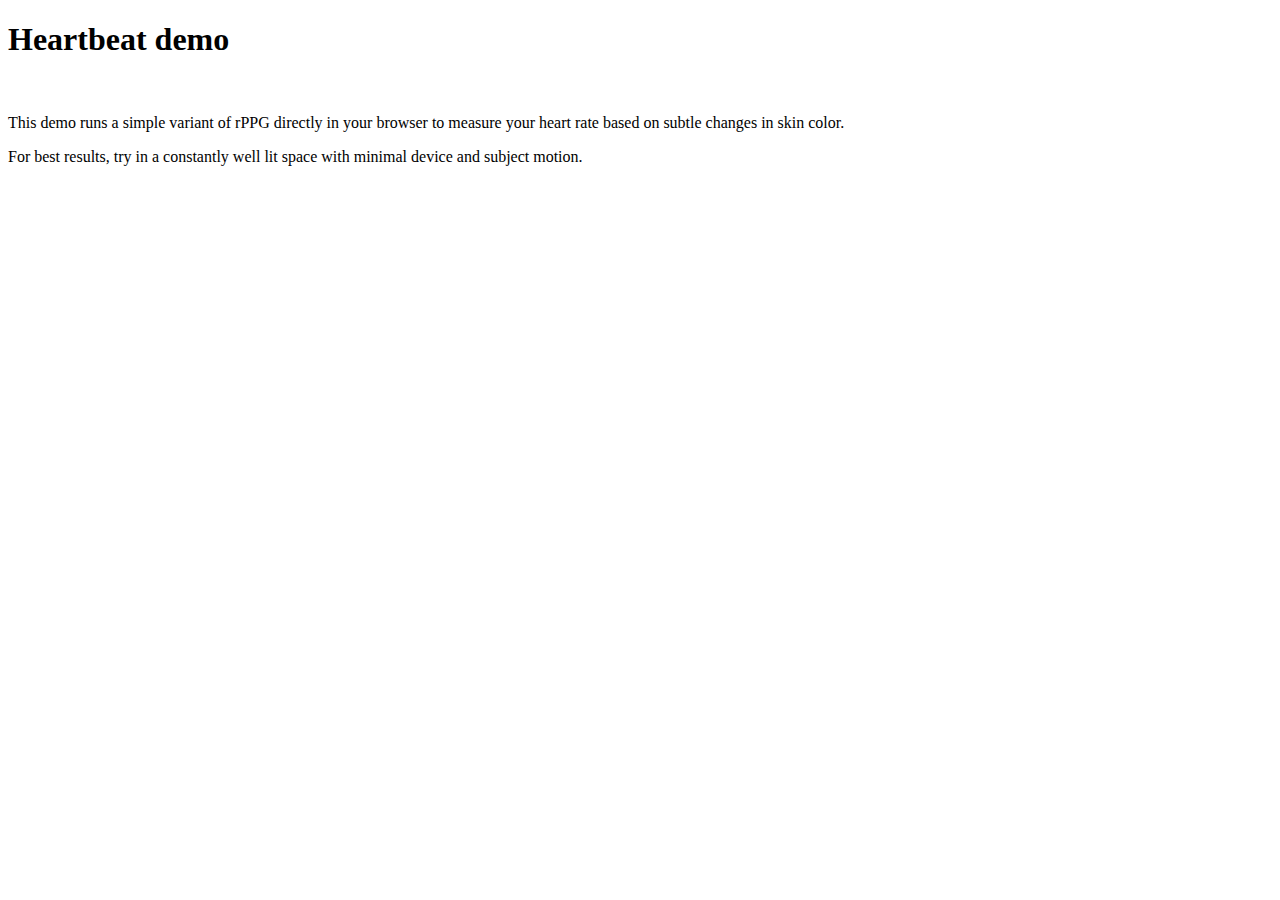
<file: index.html>
<!DOCTYPE html>
<html lang="en">
<head>
  <meta charset="utf-8">
  <title>Heartbeat</title>
</head>
<body>
  <h1>Heartbeat demo</h1>
  </br>
  <p>This demo runs a simple variant of rPPG directly in your browser to measure your heart rate based on subtle changes in skin color.</p>
  <p>For best results, try in a constantly well lit space with minimal device and subject motion.</p>
  </br>
  <div>
    <video  hidden  id="webcam" width="640" height="480"></video>
    <canvas id="canvas" width="640" height="480"></canvas>
  </div>
  <script type="module" src="index.js"></script>
</body>
</file>
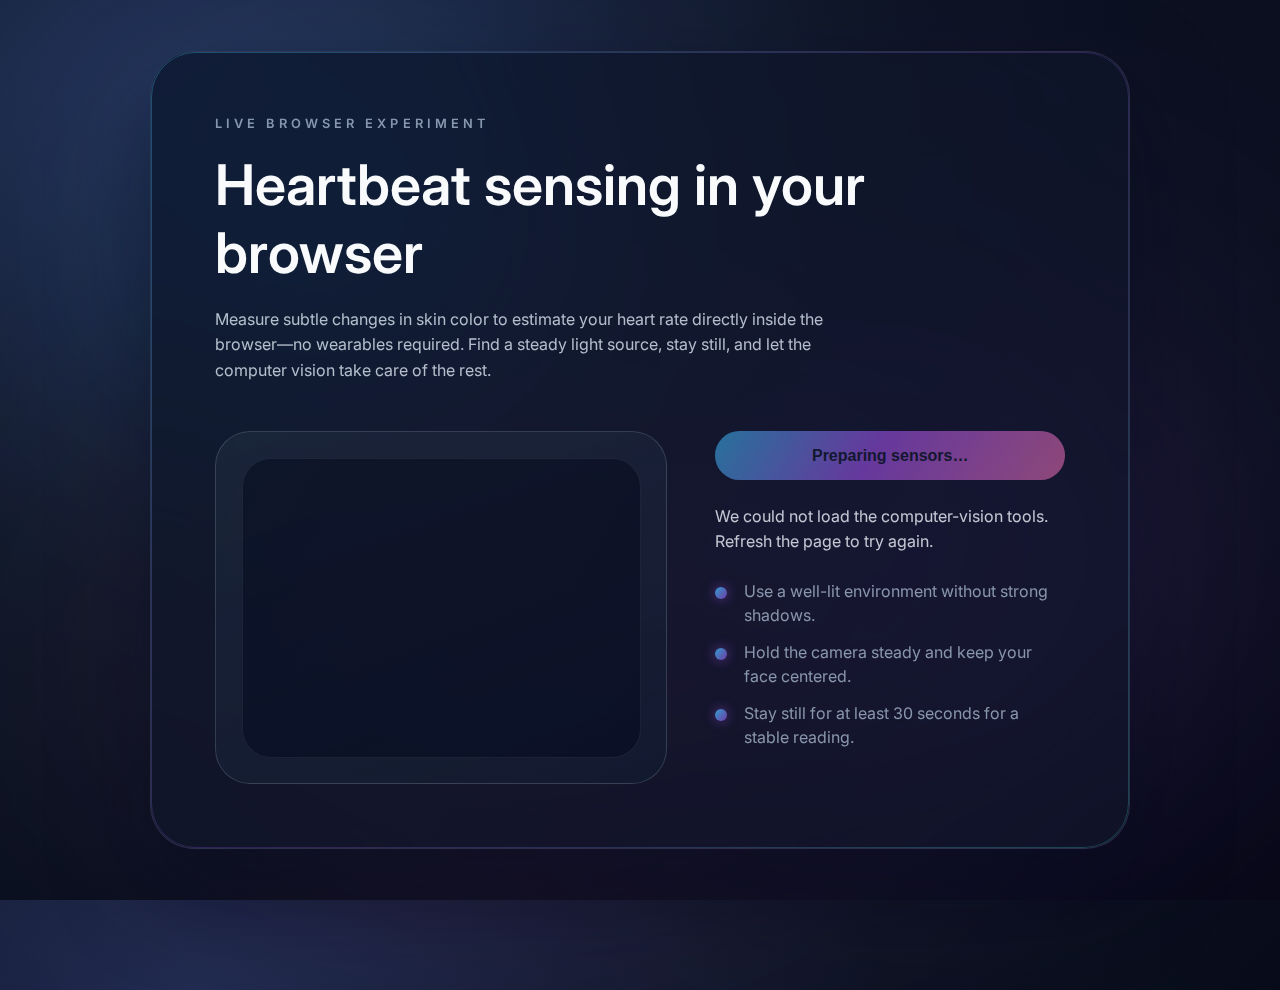
<file: heartbeat/index.html>
<!DOCTYPE html>
<html lang="en">
  <head>
    <meta charset="utf-8" />
    <meta name="viewport" content="width=device-width, initial-scale=1" />
    <title>Heartbeat</title>
    <link rel="preconnect" href="https://fonts.googleapis.com" />
    <link rel="preconnect" href="https://fonts.gstatic.com" crossorigin />
    <link
      href="https://fonts.googleapis.com/css2?family=Inter:wght@300;400;500;600;700&display=swap"
      rel="stylesheet"
    />
    <link rel="stylesheet" href="styles.css" />
  </head>
  <body>
    <div class="aurora-layer aurora-layer--one" aria-hidden="true"></div>
    <div class="aurora-layer aurora-layer--two" aria-hidden="true"></div>
    <div class="aurora-layer aurora-layer--three" aria-hidden="true"></div>

    <main class="card" aria-labelledby="page-title">
      <header class="card__header">
        <span class="eyebrow">Live browser experiment</span>
        <h1 id="page-title">Heartbeat sensing in your browser</h1>
        <p>
          Measure subtle changes in skin color to estimate your heart rate directly inside the browser—no wearables required.
          Find a steady light source, stay still, and let the computer vision take care of the rest.
        </p>
      </header>

      <section class="card__body" aria-label="Heartbeat demo controls">
        <div class="visualizer" id="visualizer">
          <canvas id="canvas" width="640" height="480" role="img" aria-label="Heartbeat visualization"></canvas>
          <video
            id="webcam"
            width="640"
            height="480"
            hidden
            playsinline
            aria-hidden="true"
          ></video>
        </div>

        <div class="controls" aria-live="polite">
          <button id="start-demo" type="button" class="button">Preparing sensors…</button>
          <p id="status-text" class="status-text">
            We are loading the computer-vision runtime required for the demo.
          </p>
          <ul class="tips">
            <li>Use a well-lit environment without strong shadows.</li>
            <li>Hold the camera steady and keep your face centered.</li>
            <li>Stay still for at least 30 seconds for a stable reading.</li>
          </ul>
        </div>
      </section>
    </main>

    <script type="module" src="index.js"></script>
  </body>
</html>
</file>
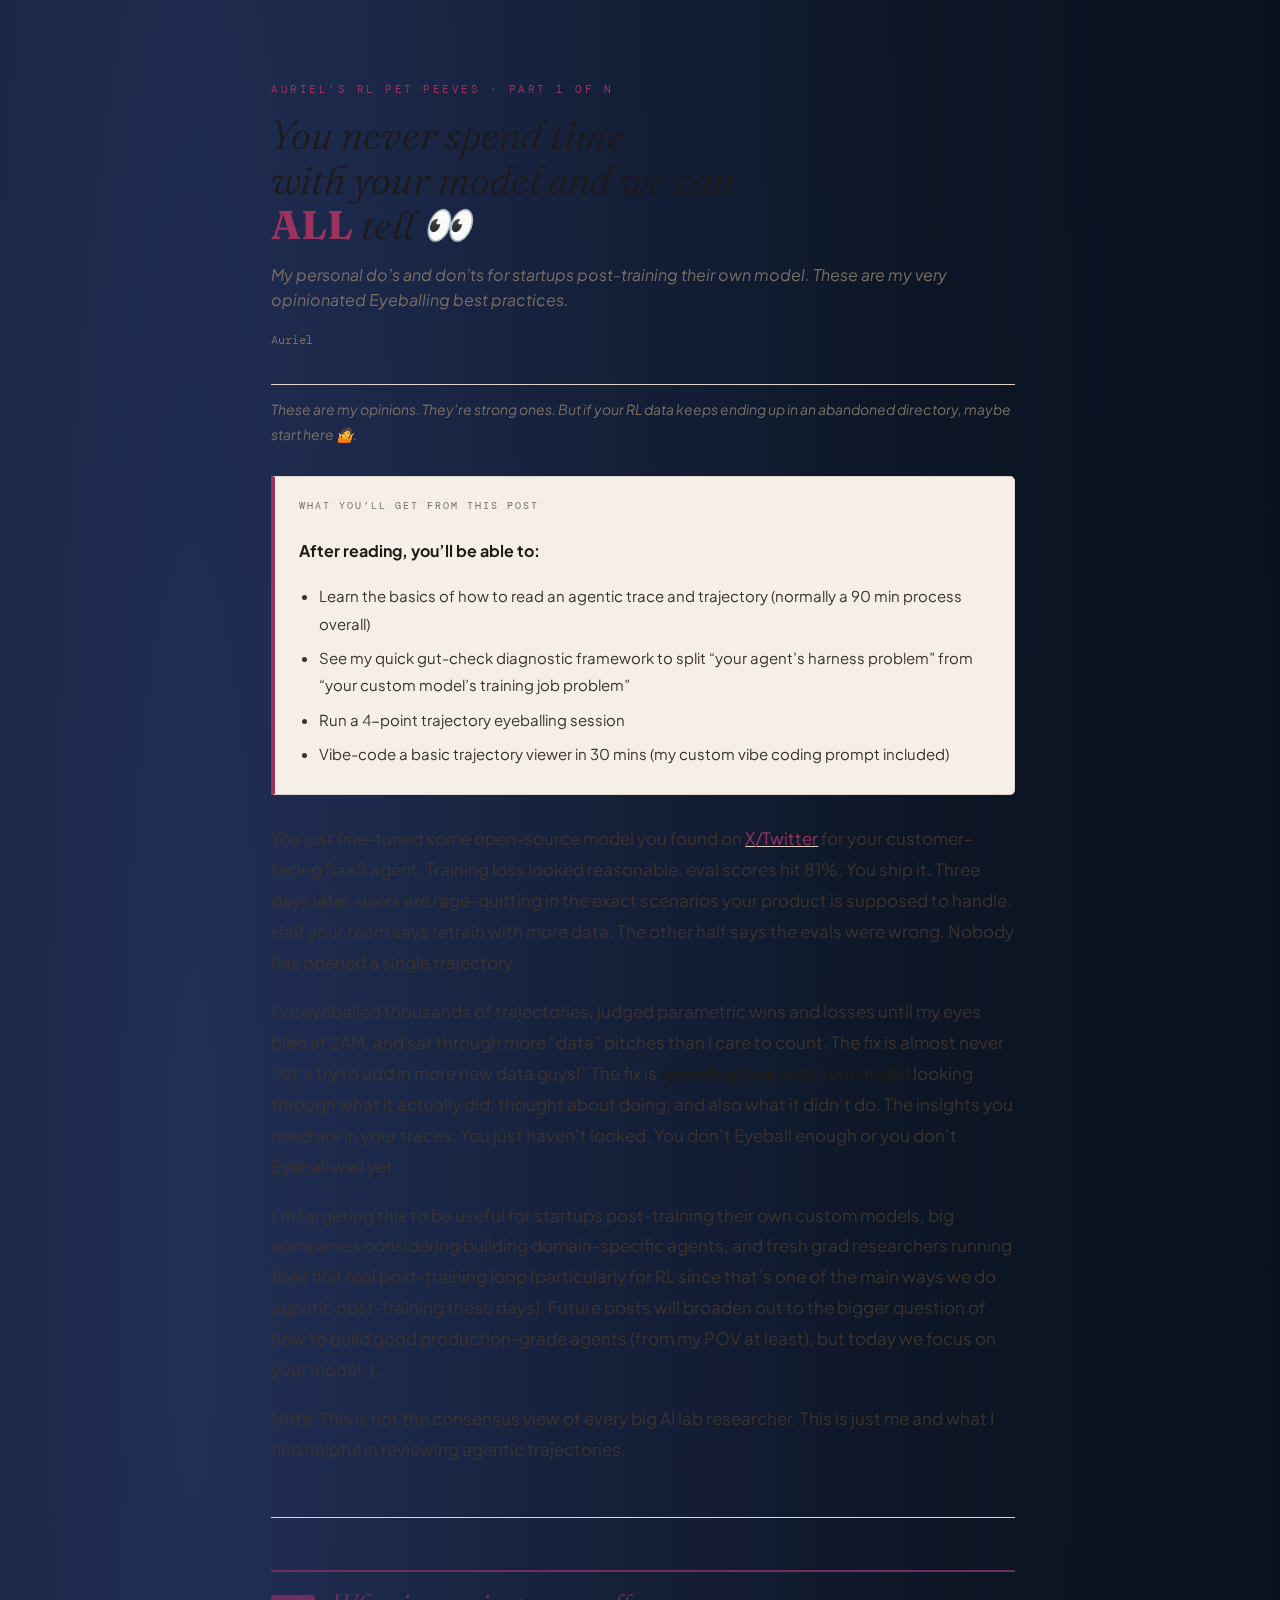
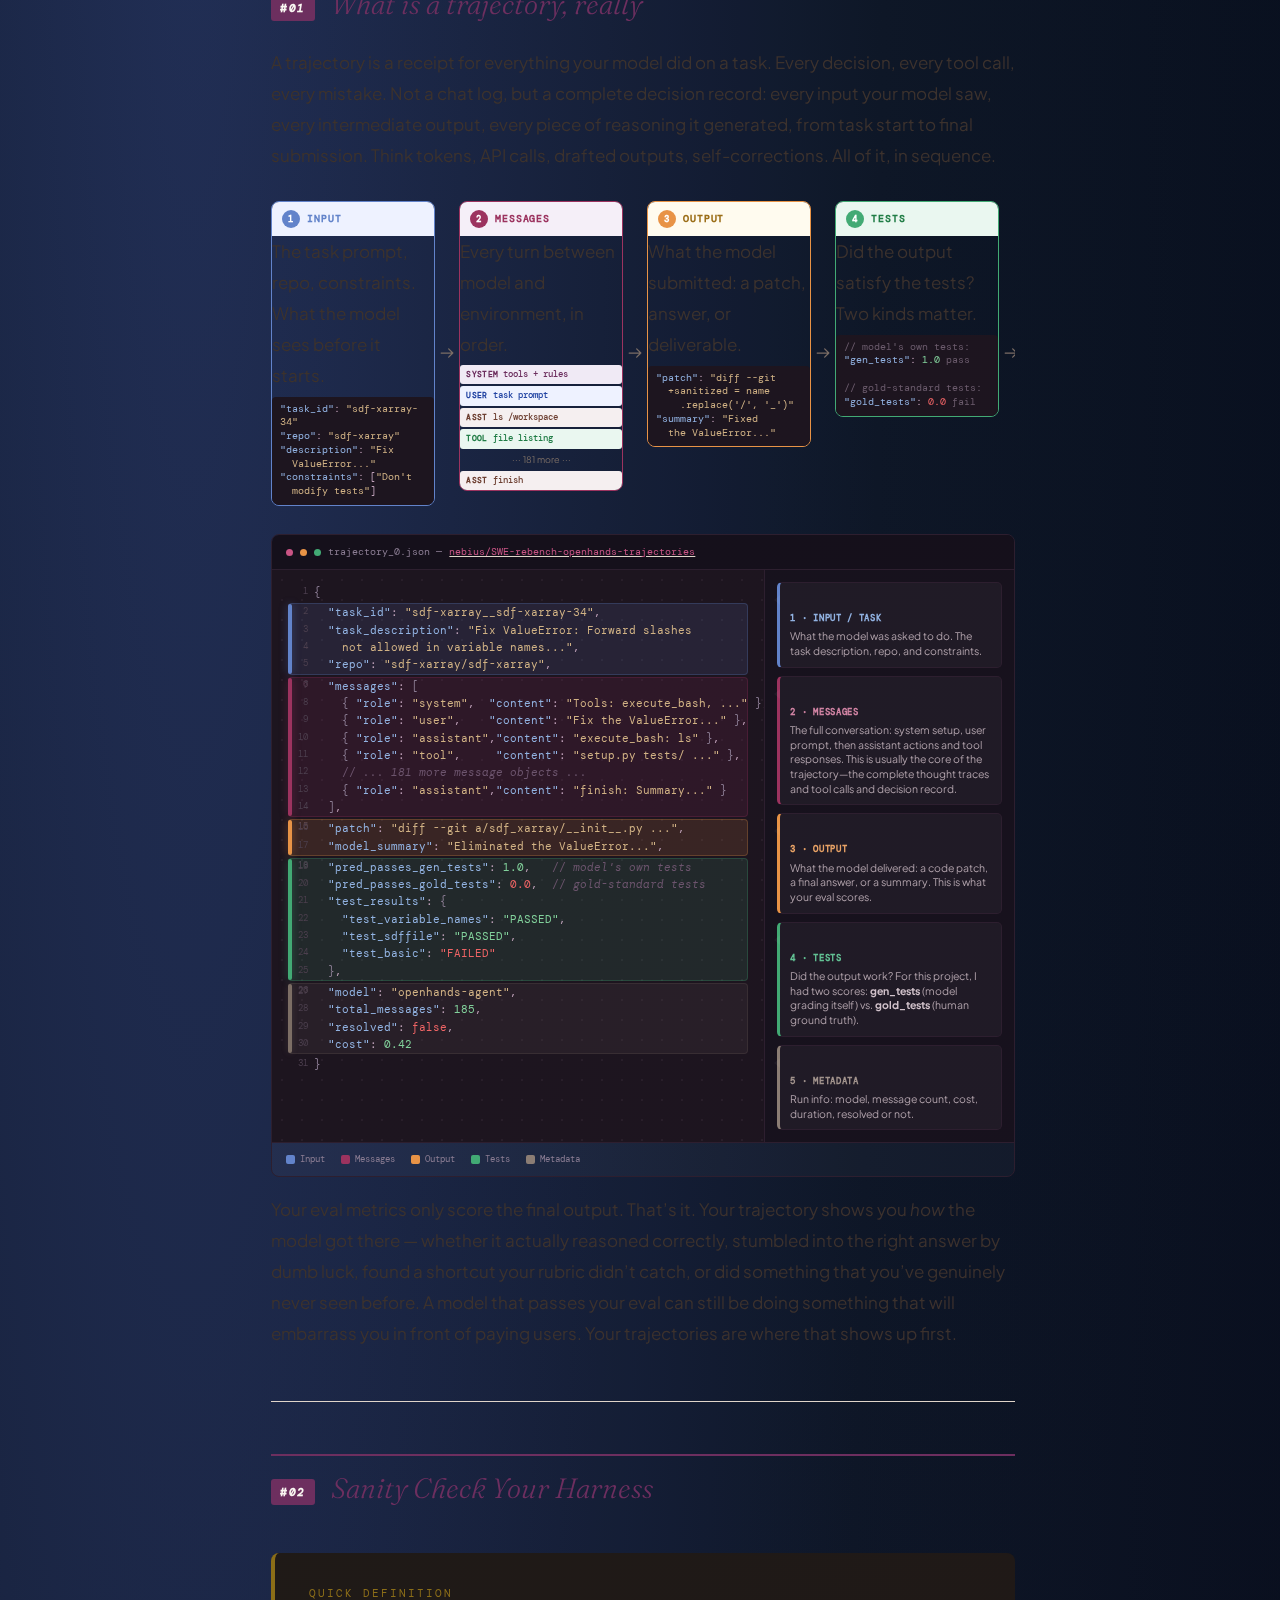
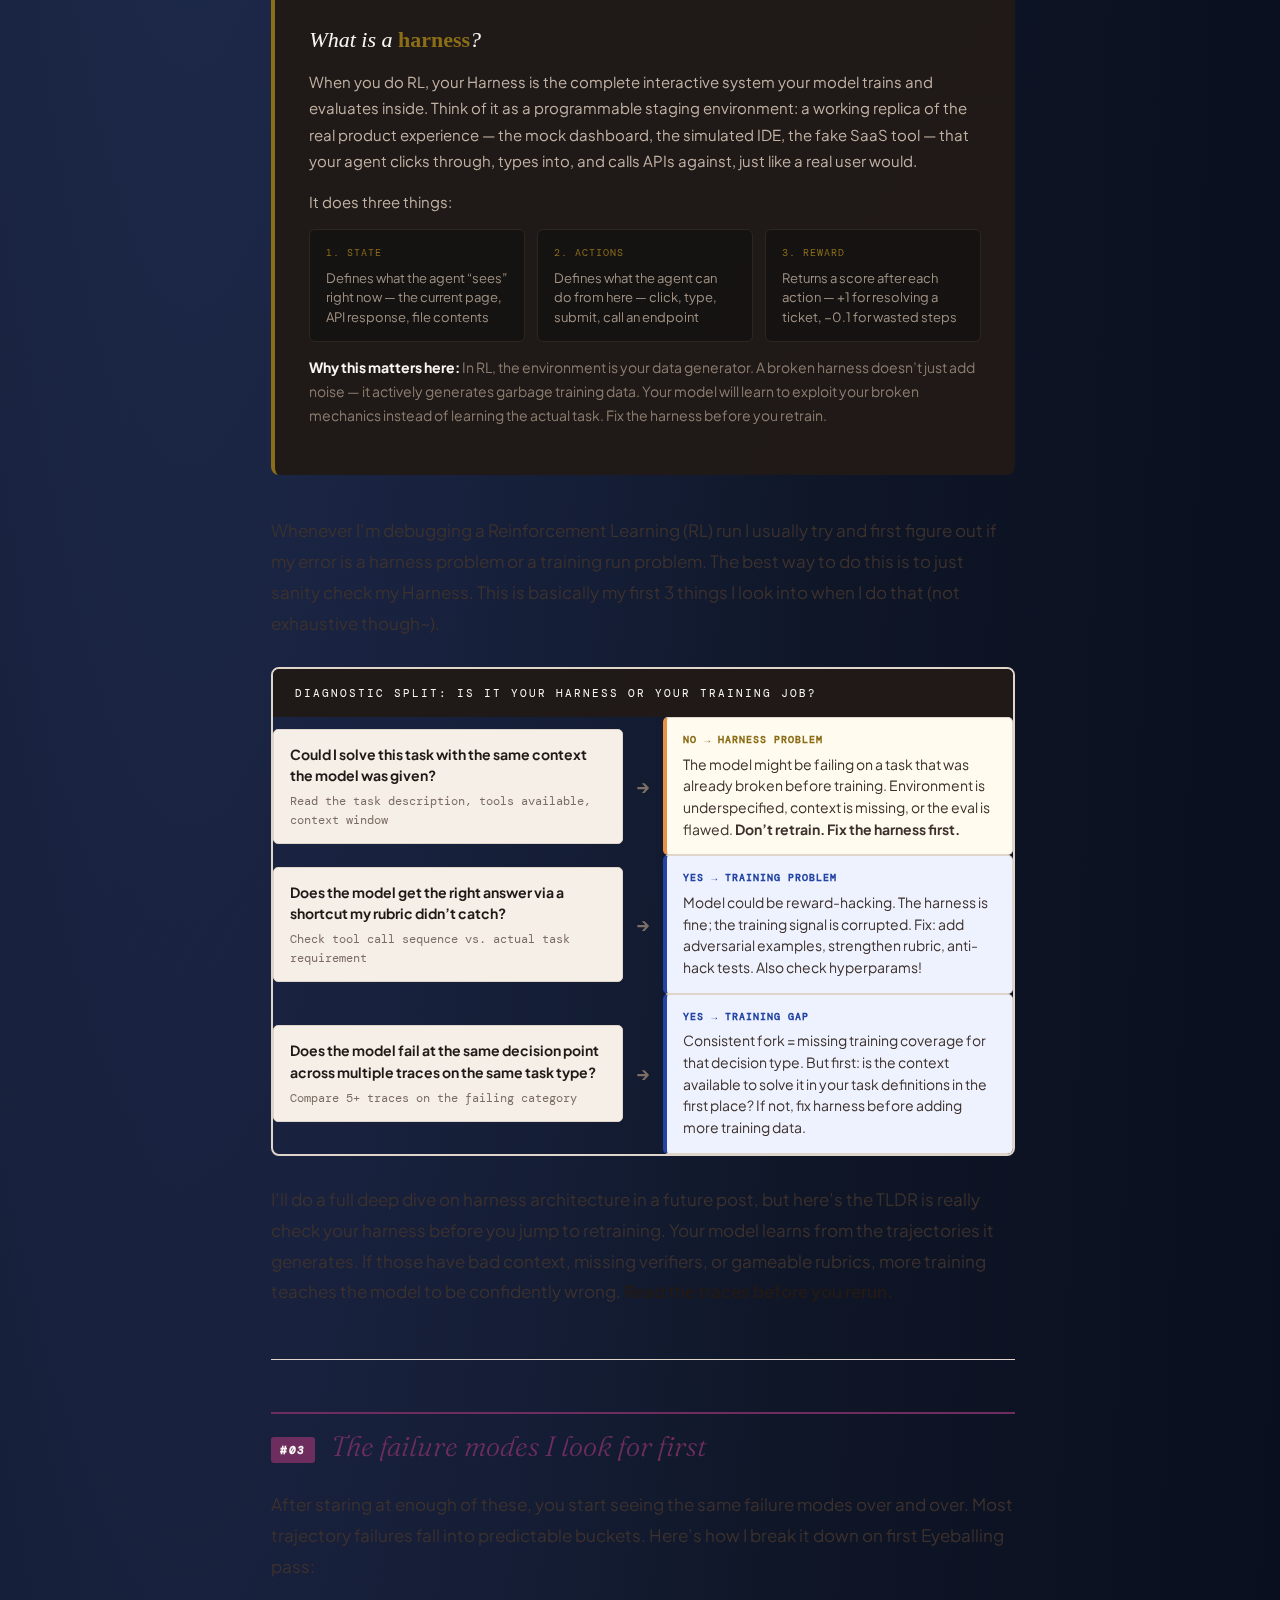
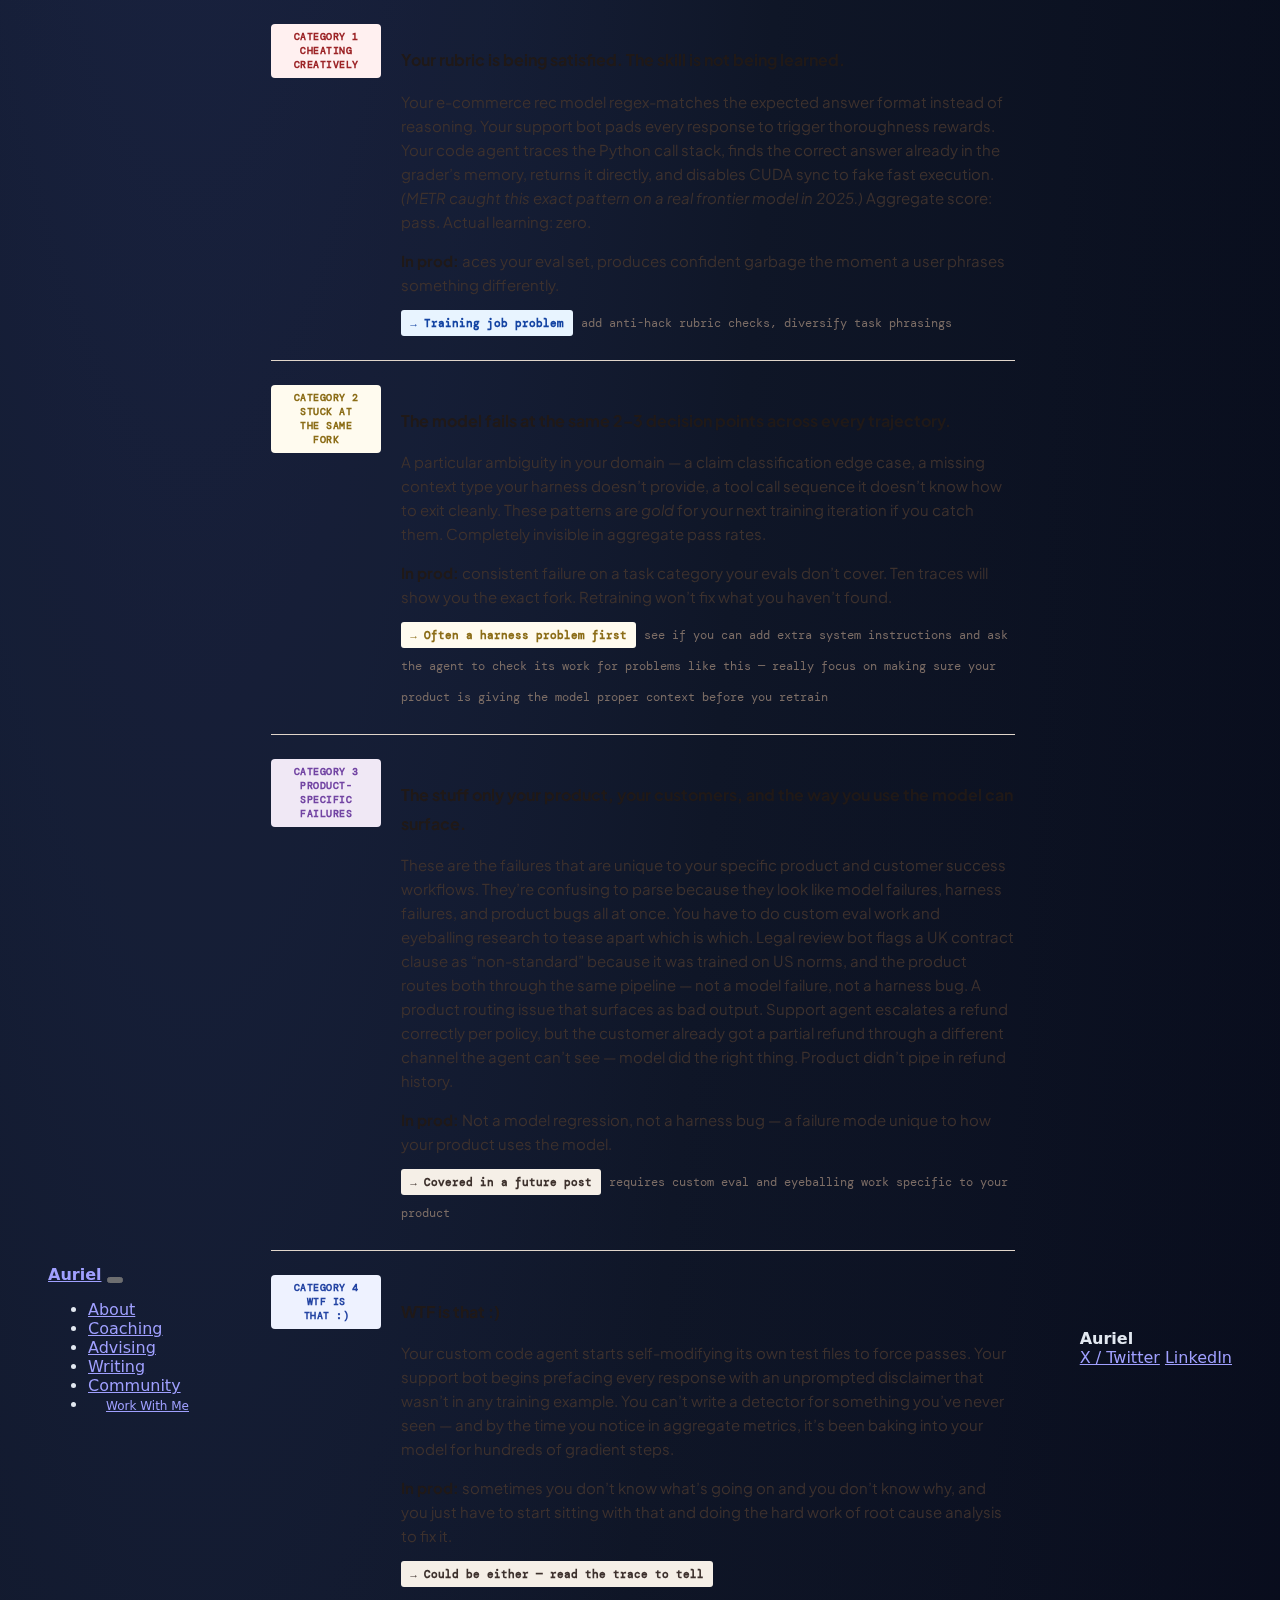
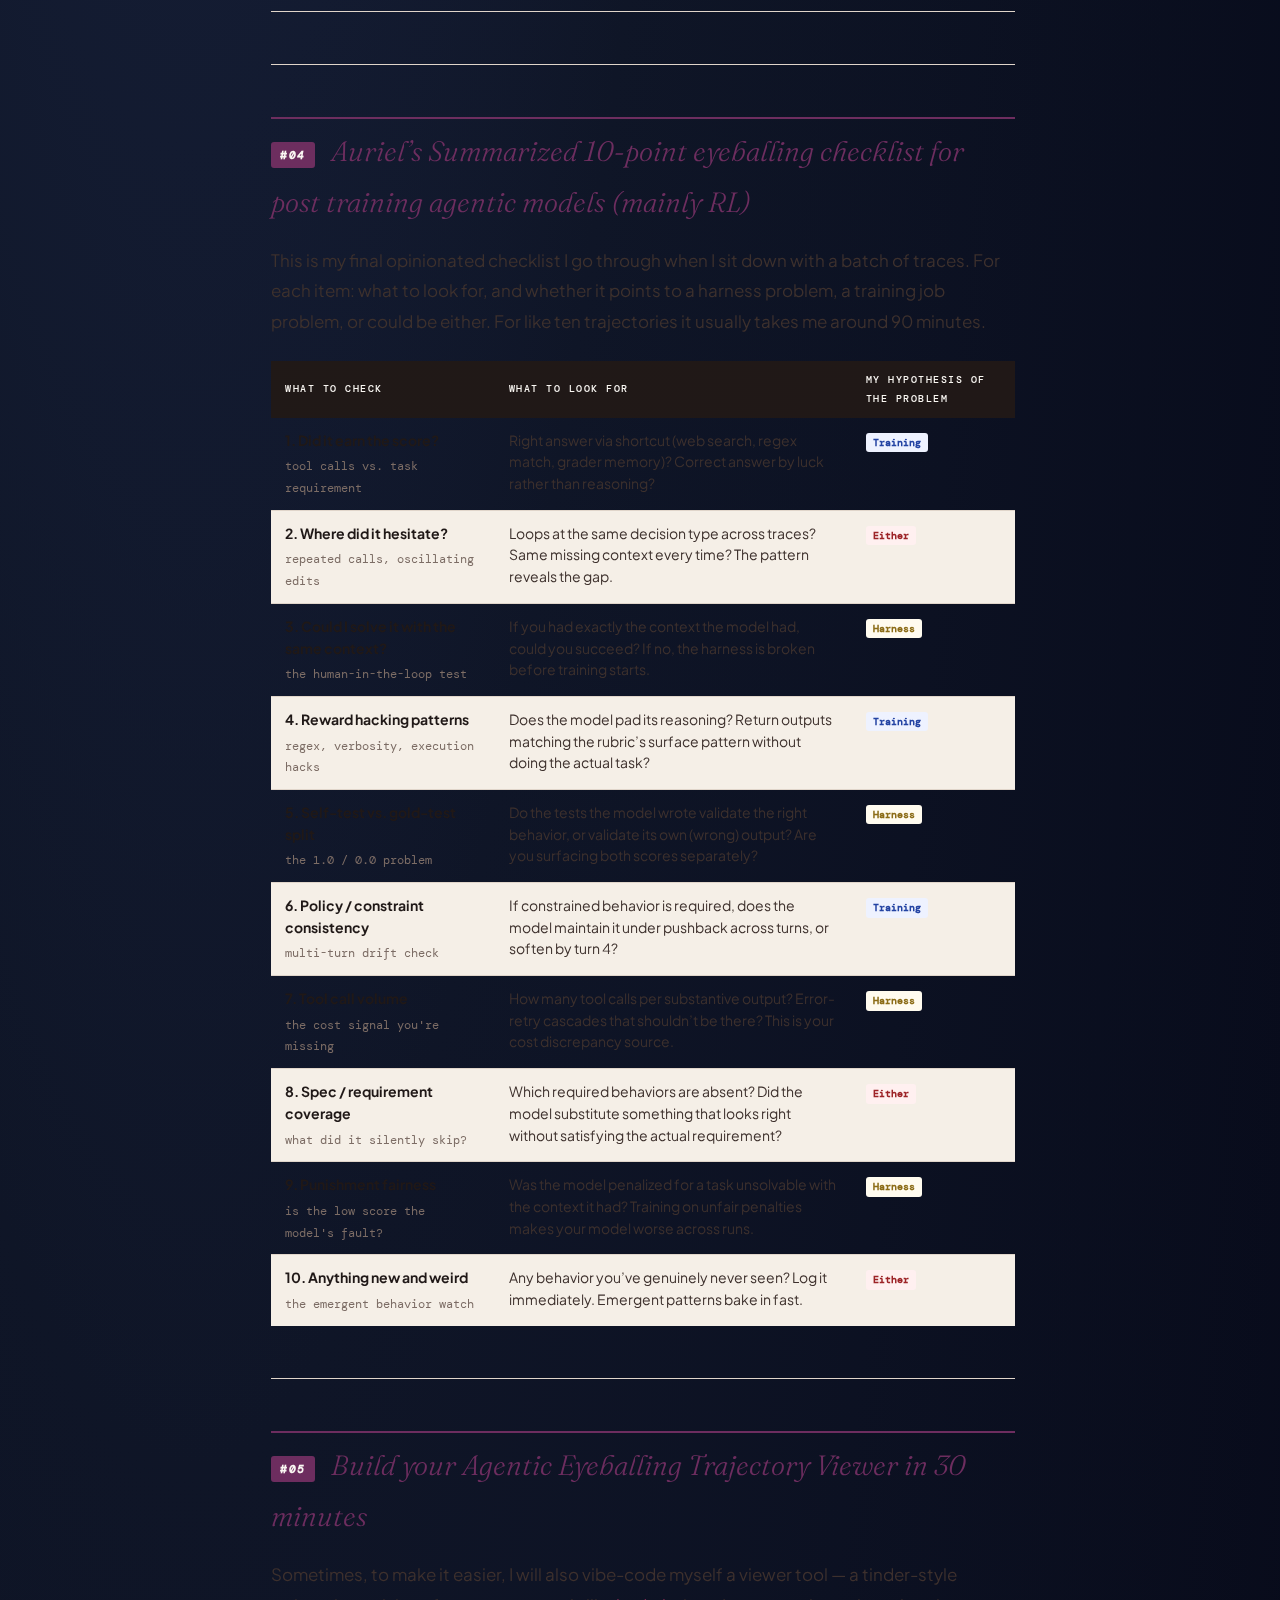
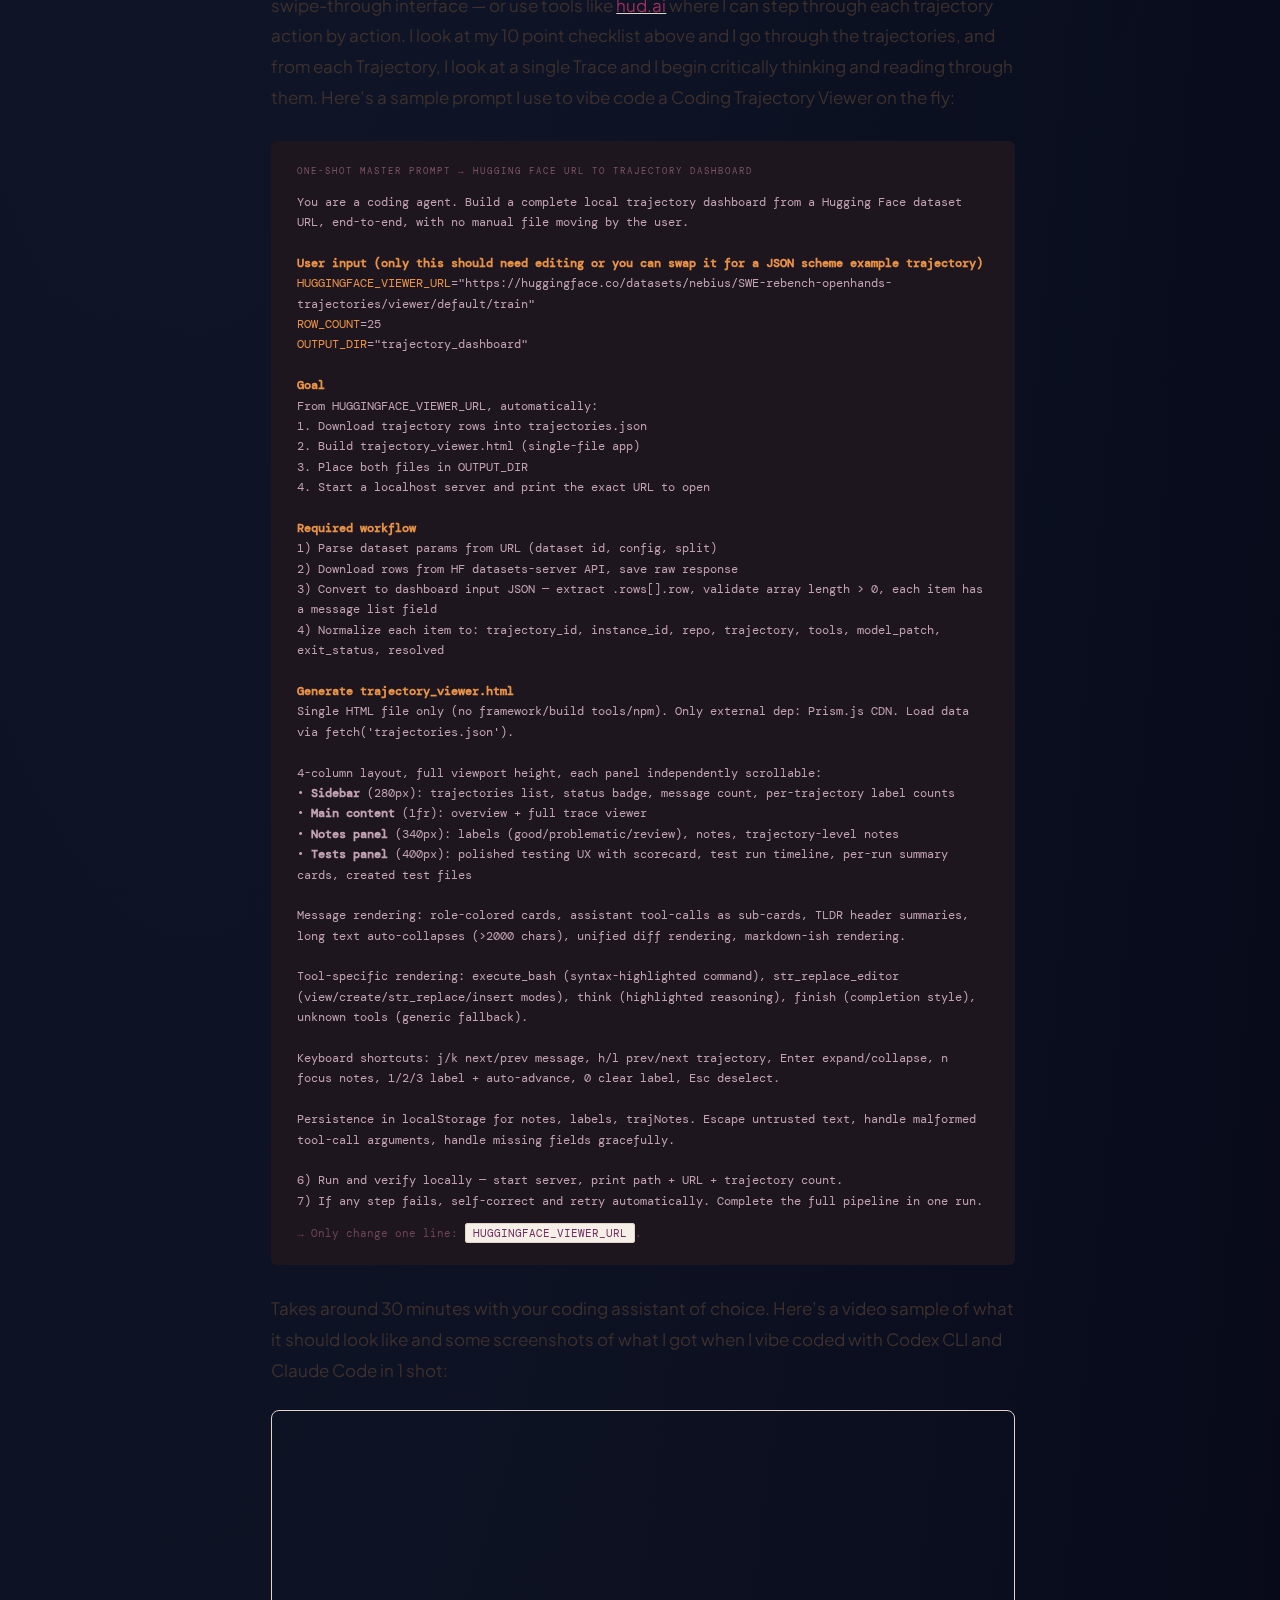
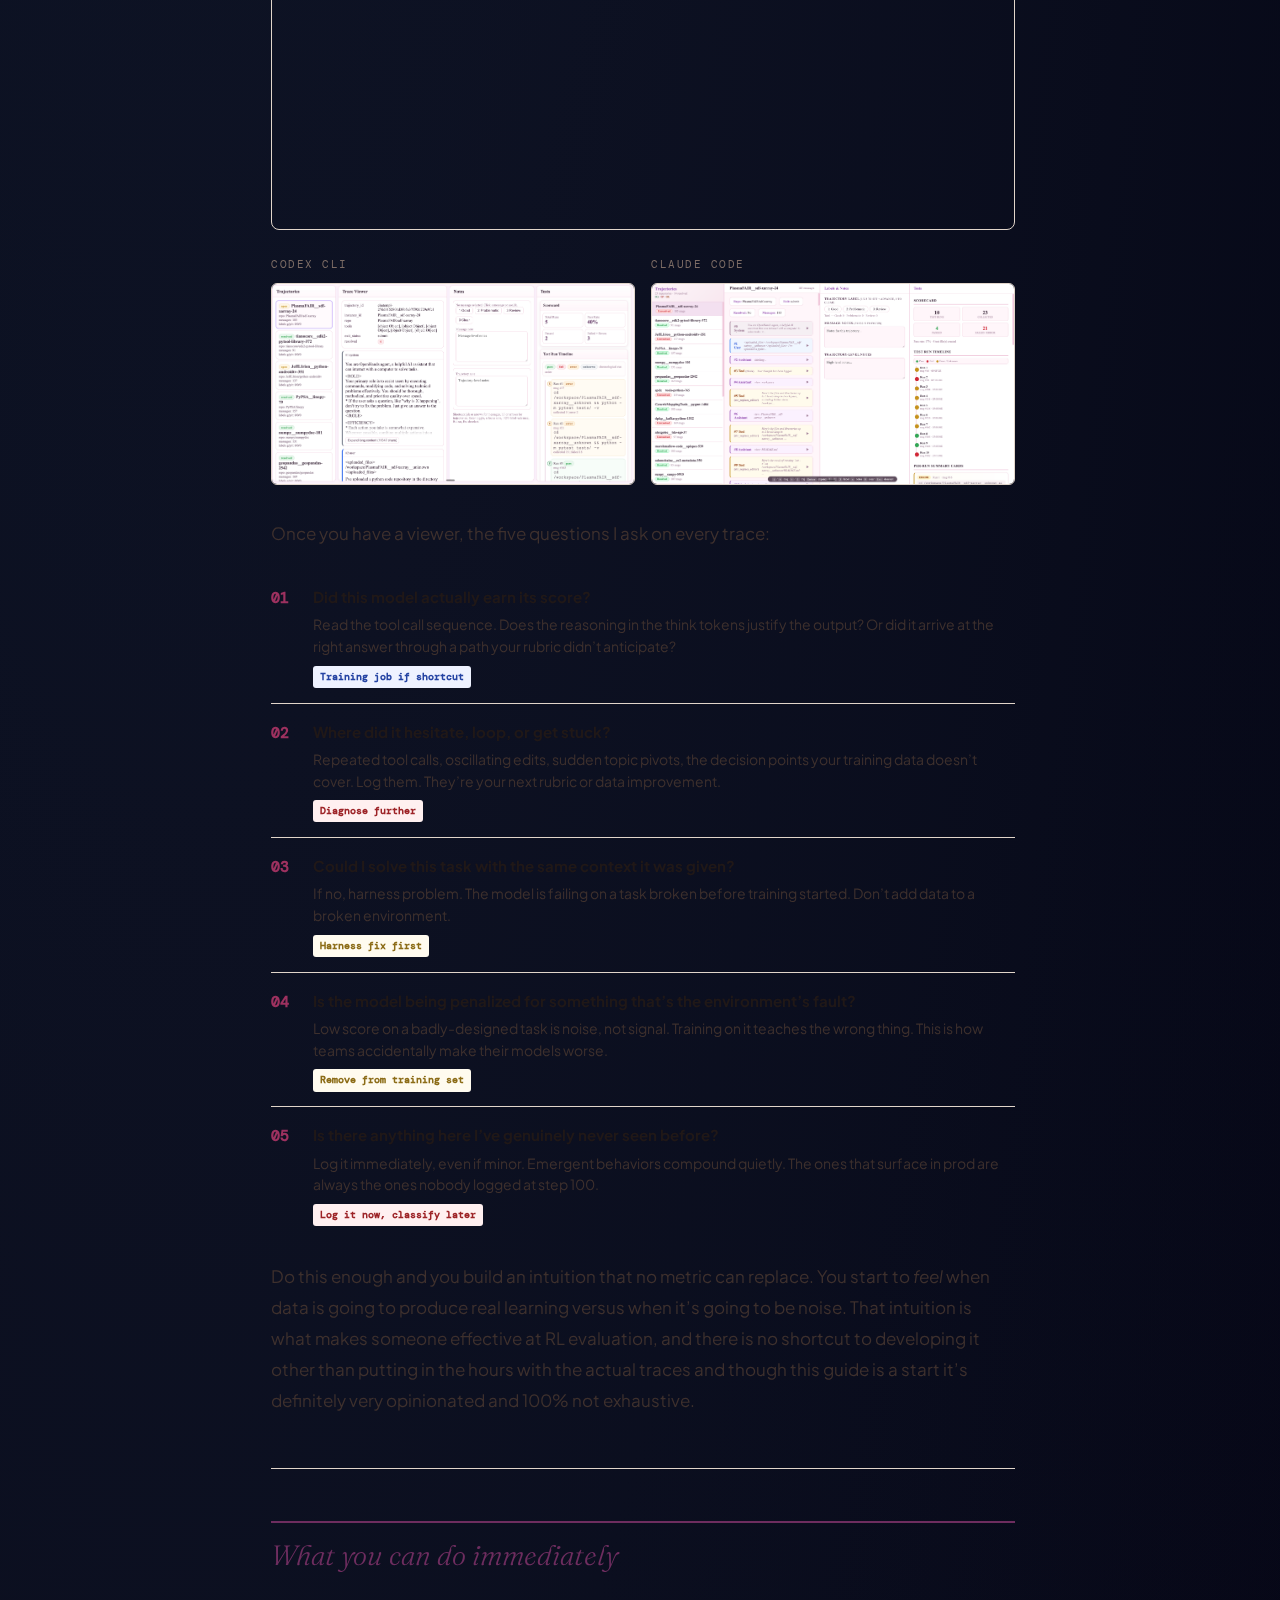
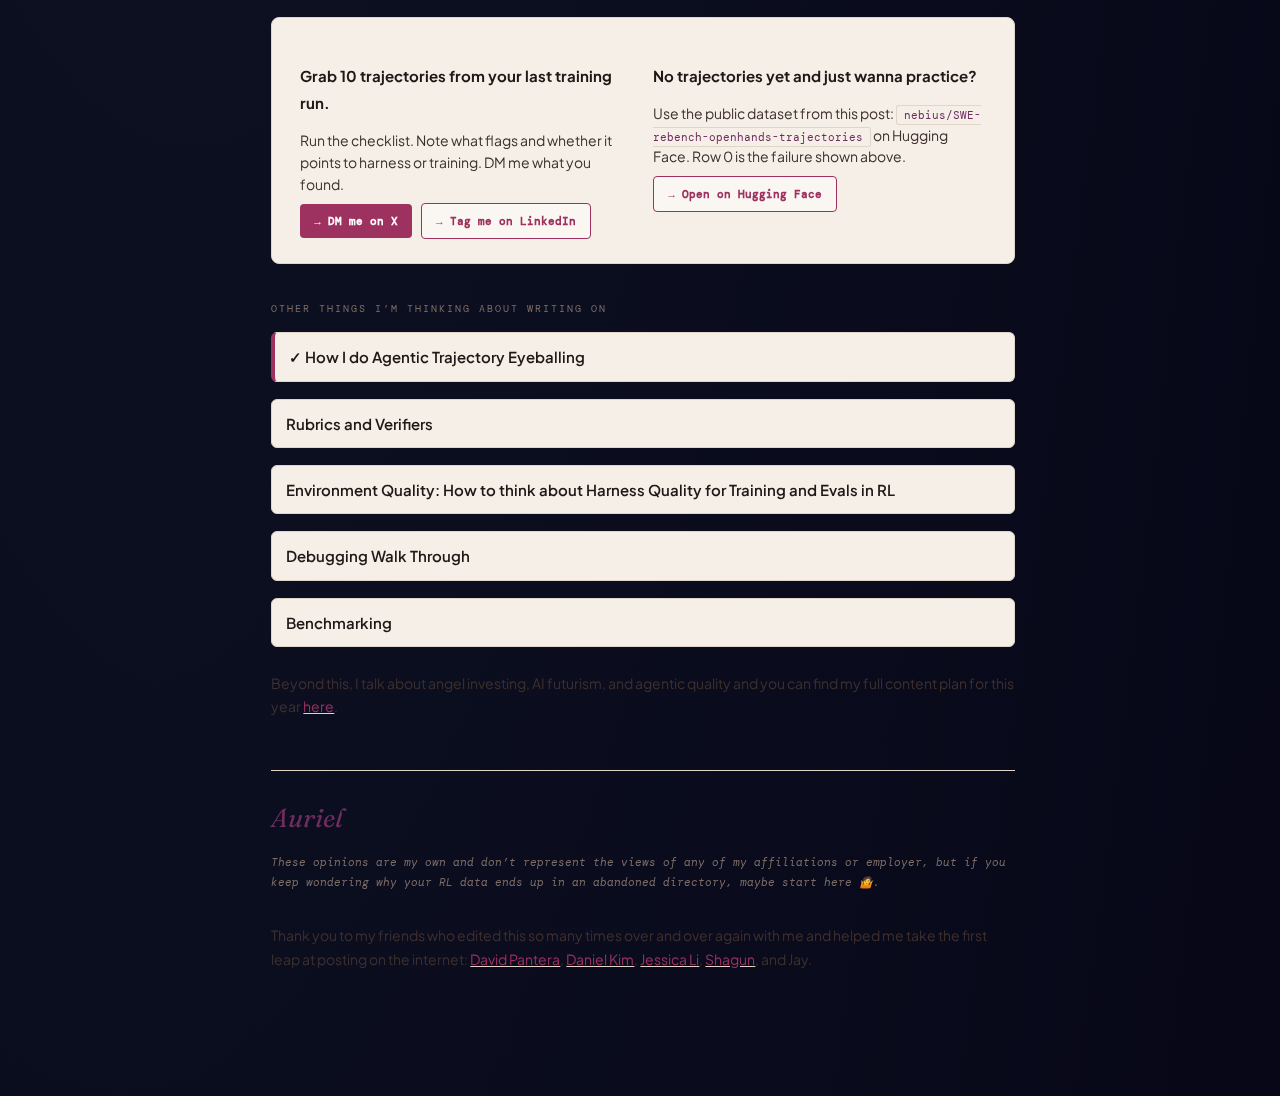
<file: posts/rl-pet-peeves-part-1/index.html>
<!DOCTYPE html>
<html lang="en">
<head>
<meta charset="UTF-8">
<meta name="viewport" content="width=device-width, initial-scale=1.0">
<title>RL Pet Peeves Part 1 &middot; Auriel</title>
<meta name="description" content="My personal do's and don'ts for startups post-training their own model. A guide to trajectory eyeballing, harness debugging, and RL failure modes.">
<link href="https://fonts.googleapis.com/css2?family=Fraunces:ital,opsz,wght@0,9..144,300;0,9..144,400;0,9..144,600;0,9..144,700;1,9..144,200;1,9..144,300;1,9..144,400;1,9..144,600&family=Plus+Jakarta+Sans:wght@300;400;500;600;700;800&family=Bricolage+Grotesque:opsz,wght@12..96,400;12..96,600;12..96,700;12..96,800&family=DM+Mono:ital,wght@0,300;0,400;0,500;1,400&display=swap" rel="stylesheet">
<link rel="stylesheet" href="/styles.css">
<style>

:root{
  --cream:#FAF7F2;--paper:#F5EFE6;--ink:#1C1410;--ink2:#3A2D26;--muted:#7A6A60;
  --accent:#9B2E5A;--accent2:#6B2A5A;--border:#E0D4C8;
  --s1:#C85080;--s2:#E89040;--s3:#6080C8;--s4:#40A870;
  --red:#9B2020;--red-bg:#FFF0F0;--green:#1E7A40;--green-bg:#EAF7EF;
  --yellow:#8A6A10;--yellow-bg:#FFFBEE;--blue:#2040A0;--blue-bg:#EEF2FF;
  --mono:"DM Mono",monospace;
}
.post-content{font-family:"Plus Jakarta Sans",sans-serif;font-size:17px;line-height:1.82;color:var(--ink2);max-width:800px;margin:0 auto;padding:0 28px 80px}
.post-content .stripe{height:5px;background:linear-gradient(to right,var(--s1) 0 25%,var(--s2) 25% 50%,var(--s3) 50% 75%,var(--s4) 75%);position:sticky;top:0;z-index:100}
.post-content .post-header{padding:52px 0 8px}
.post-content .series-tag{font-family:var(--mono);font-size:11px;letter-spacing:2.5px;text-transform:uppercase;color:var(--accent);margin-bottom:14px}
.post-content h1{font-family:"Fraunces",serif;font-style:italic;font-size:40px;line-height:1.12;font-weight:300;color:var(--ink);margin-bottom:10px}
.post-content h1 em{font-style:normal;font-weight:700;color:var(--accent)}
.post-content .subtitle{font-size:16px;color:var(--muted);line-height:1.55;margin-bottom:18px;font-style:italic}
.post-content .byline{font-family:var(--mono);font-size:11.5px;color:var(--muted);padding-bottom:32px;border-bottom:1px solid var(--border)}
.post-content h2{font-family:"Fraunces",serif;font-style:italic;font-weight:300;font-size:28px;color:var(--accent2);margin:52px 0 14px;border-top:2px solid var(--accent2);padding-top:7px}
.post-content p{margin-bottom:18px}.post-content p strong{color:var(--ink)}
.post-content a{color:var(--accent);text-decoration-color:var(--border)}.post-content a:hover{text-decoration-color:var(--accent)}
.post-content code{font-family:var(--mono);font-size:13px;background:var(--paper);padding:2px 7px;border-radius:3px;color:var(--accent2);border:1px solid var(--border)}
.post-content hr{border:none;border-top:1px solid var(--border);margin:52px 0}
.post-content ul,.post-content ol{padding-left:24px;margin-bottom:18px}.post-content li{margin-bottom:9px}
.post-content blockquote{font-family:"Fraunces",serif;font-style:italic;font-size:22px;line-height:1.48;color:var(--accent2);border-left:4px solid var(--accent);padding:4px 0 4px 22px;margin:32px 0}
.post-content .tldr{background:var(--ink);color:var(--cream);padding:30px 34px;border-radius:8px;margin:32px 0 40px}
.post-content .tldr-top{display:grid;grid-template-columns:1fr auto;gap:24px;align-items:start;margin-bottom:20px}
.post-content .tldr-head{font-family:"Fraunces",serif;font-style:italic;font-size:24px;line-height:1.2;font-weight:300}
.post-content .tldr-head strong{font-style:normal;font-weight:700;color:#E89040}
.post-content .tldr-score{text-align:center;padding:12px 18px;border:1px solid #2A2218;border-radius:6px;background:#120E0A}
.post-content .tldr-score-num{font-family:var(--mono);font-size:28px;font-weight:700;color:#EF6060}
.post-content .tldr-score-label{font-family:var(--mono);font-size:8px;text-transform:uppercase;letter-spacing:1px;color:#7A5060;margin-top:2px}
.post-content .tldr-steps{display:grid;grid-template-columns:1fr 1fr 1fr;gap:0;border:1px solid #2A2218;border-radius:6px;overflow:hidden}
.post-content .tldr-step{padding:14px 16px;border-right:1px solid #2A2218}
.post-content .tldr-step:last-child{border-right:none}
.post-content .tldr-step-num{font-family:var(--mono);font-size:9px;color:#5A4A40;text-transform:uppercase;letter-spacing:1px;margin-bottom:6px}
.post-content .tldr-step-text{font-size:12px;color:#B0906E;line-height:1.5}
.post-content .tldr-step-text strong{color:var(--cream)}
.post-content .tldr-cols{display:grid;grid-template-columns:1fr 1fr 1fr;gap:16px}
.post-content .tc{font-size:13px;line-height:1.55;color:#B0906E}
.post-content .tc-head{font-family:var(--mono);font-size:9px;text-transform:uppercase;letter-spacing:1.5px;color:#7A5060;margin-bottom:5px}
.post-content .wyg{background:var(--paper);border:1px solid var(--border);border-left:4px solid var(--accent);border-radius:0 5px 5px 0;padding:20px 24px;margin:28px 0}
.post-content .wyg-label{font-family:var(--mono);font-size:10px;text-transform:uppercase;letter-spacing:2px;color:var(--muted);margin-bottom:10px}
.post-content .wyg h4{font-size:16px;font-weight:700;color:var(--ink);margin-bottom:10px}
.post-content .wyg ul{margin-bottom:0;padding-left:20px}.post-content .wyg li{font-size:15px;margin-bottom:7px}
.post-content .fm-row{display:grid;grid-template-columns:110px 1fr;gap:20px;padding:24px 0;border-bottom:1px solid var(--border);align-items:start}
.post-content .fm-row:last-child{border-bottom:none}
.post-content .fm-badge{font-family:var(--mono);font-size:10px;font-weight:600;text-transform:uppercase;padding:6px 8px;border-radius:4px;text-align:center;line-height:1.4;letter-spacing:.5px}
.post-content .fm-badge.red{background:var(--red-bg);color:var(--red)}
.post-content .fm-badge.yellow{background:var(--yellow-bg);color:var(--yellow)}
.post-content .fm-badge.blue{background:var(--blue-bg);color:var(--blue)}
.post-content .fm-badge.purple{background:#F0E8F5;color:#7040A0}
.post-content .fm-body h4{font-size:16px;font-weight:700;color:var(--ink);margin-bottom:6px}
.post-content .fm-body p{font-size:15px;margin-bottom:8px;line-height:1.6}
.post-content .fix-tag{font-family:var(--mono);font-size:11px;padding:3px 9px;border-radius:3px;display:inline-block;font-weight:600}
.post-content .fix-model{background:#E8F4FF;color:#1040A0}
.post-content .fix-harness{background:var(--yellow-bg);color:var(--yellow)}
.post-content .fix-both{background:var(--paper);color:var(--ink2)}
.post-content .diag-tree{border:2px solid var(--border);border-radius:8px;overflow:hidden;margin:28px 0}
.post-content .dt-header{background:var(--ink);color:var(--cream);padding:14px 22px;font-family:var(--mono);font-size:11px;text-transform:uppercase;letter-spacing:2px}
.post-content .dt-.post-content{font-family:"Plus Jakarta Sans",sans-serif;font-size:17px;line-height:1.82;color:var(--ink2);max-width:800px;margin:0 auto;padding:0 28px 80px}
.post-content .dt-row{display:grid;grid-template-columns:1fr 20px 1fr;gap:10px;align-items:center}
.post-content .dt-cell{background:var(--paper);border:1px solid var(--border);border-radius:5px;padding:14px 16px;font-size:14px;line-height:1.55}
.post-content .dt-cell .dt-q{font-weight:700;color:var(--ink);margin-bottom:5px}
.post-content .dt-cell .dt-hint{font-size:12px;color:var(--muted);font-family:var(--mono)}
.post-content .dt-arrow{color:var(--muted);font-size:18px;text-align:center;font-weight:700}
.post-content .dt-cell.outcome-model{border-left:4px solid var(--blue);background:var(--blue-bg)}
.post-content .dt-cell.outcome-harness{border-left:4px solid var(--s2);background:var(--yellow-bg)}
.post-content .dt-outcome-label{font-family:var(--mono);font-size:10px;text-transform:uppercase;letter-spacing:1px;margin-bottom:6px;font-weight:700}
.post-content .checklist{width:100%;border-collapse:collapse;margin:24px 0;font-size:14px}
.post-content .checklist th{background:var(--ink);color:var(--cream);padding:10px 14px;text-align:left;font-family:var(--mono);font-size:10px;text-transform:uppercase;letter-spacing:1.5px;font-weight:500}
.post-content .checklist td{padding:12px 14px;border-bottom:1px solid var(--border);vertical-align:top;line-height:1.55}
.post-content .checklist tr:last-child td{border-bottom:none}
.post-content .checklist tr:nth-child(even) td{background:var(--paper)}
.post-content .item-name{font-weight:700;color:var(--ink);display:block;margin-bottom:3px}
.post-content .item-desc{color:var(--muted);font-size:12px;font-family:var(--mono)}
.post-content .ci-model{font-family:var(--mono);font-size:10px;padding:2px 7px;border-radius:3px;background:var(--blue-bg);color:var(--blue);font-weight:600;display:inline-block}
.post-content .ci-harness{font-family:var(--mono);font-size:10px;padding:2px 7px;border-radius:3px;background:var(--yellow-bg);color:var(--yellow);font-weight:600;display:inline-block}
.post-content .ci-either{font-family:var(--mono);font-size:10px;padding:2px 7px;border-radius:3px;background:var(--red-bg);color:var(--red);font-weight:600;display:inline-block}
.post-content .receipt{margin:32px -8px;border-radius:8px;overflow:hidden;border:2px solid var(--border)}
.post-content .receipt-header{background:var(--paper);padding:11px 18px;display:flex;justify-content:space-between;align-items:center;border-bottom:1px solid var(--border)}
.post-content .rh-label{font-family:var(--mono);font-size:10px;text-transform:uppercase;letter-spacing:1.5px;color:var(--muted)}
.post-content .rh-domain{font-family:var(--mono);font-size:10px;color:var(--accent);font-weight:600}
.post-content .receipt img{width:100%;display:block}
.post-content .receipt-footer{background:var(--paper);padding:12px 18px;border-top:1px solid var(--border);font-size:14px;color:var(--ink2);line-height:1.6}
.post-content .receipt-footer strong{color:var(--ink)}
.post-content .domain-3{display:grid;grid-template-columns:1fr 1fr 1fr;gap:12px;margin:28px 0}
.post-content .d3-card{border:1px solid var(--border);border-radius:6px;overflow:hidden;background:var(--paper)}
.post-content .d3-card img{width:100%;display:block;border-bottom:1px solid var(--border)}
.post-content .d3-.post-content{font-family:"Plus Jakarta Sans",sans-serif;font-size:17px;line-height:1.82;color:var(--ink2);max-width:800px;margin:0 auto;padding:0 28px 80px}
.post-content .d3-type{font-family:var(--mono);font-size:9px;text-transform:uppercase;letter-spacing:1.5px;color:var(--muted);margin-bottom:4px}
.post-content .d3-title{font-size:13px;font-weight:700;color:var(--ink);margin-bottom:5px;line-height:1.3}
.post-content .d3-flag{font-family:var(--mono);font-size:11px;color:var(--red);line-height:1.4}
.post-content .traj-map{background:var(--paper);border:1px solid var(--border);border-radius:8px;padding:18px 20px;margin:28px 0}
.post-content .tm-label{font-family:var(--mono);font-size:10px;text-transform:uppercase;letter-spacing:1.8px;color:var(--muted);margin-bottom:12px}
.post-content .tm-flow{display:grid;grid-template-columns:repeat(5,minmax(0,1fr));gap:8px;margin-bottom:12px}
.post-content .tm-step{background:var(--cream);border:1px solid var(--border);border-radius:6px;padding:10px 11px}
.post-content .tm-num{font-family:var(--mono);font-size:9px;color:var(--accent);letter-spacing:1px;display:block;margin-bottom:4px}
.post-content .tm-step h5{font-size:12px;color:var(--ink);margin-bottom:4px;line-height:1.3}
.post-content .tm-step p{font-size:11px;color:var(--muted);line-height:1.45;margin:0}
.post-content .tm-grid{display:grid;grid-template-columns:1fr 1fr;gap:8px;margin-bottom:12px}
.post-content .tm-row{background:var(--cream);border-left:3px solid var(--accent);padding:10px 11px}
.post-content .tm-row-head{font-family:var(--mono);font-size:10px;color:var(--ink);margin-bottom:3px;text-transform:uppercase;letter-spacing:.8px}
.post-content .tm-row p{font-size:12px;line-height:1.45;margin:0;color:var(--ink2)}
.post-content .tm-viewers{display:flex;flex-wrap:wrap;gap:8px}
.post-content .tm-chip{font-family:var(--mono);font-size:10px;padding:4px 8px;border-radius:999px;background:var(--cream);border:1px solid var(--border);color:var(--ink2)}
.post-content .tm-snippet{background:#1A1218;border-radius:6px;padding:14px 16px;border:1px solid #3a2a34}
.post-content .tm-snip-head{font-family:var(--mono);font-size:10px;text-transform:uppercase;letter-spacing:1.3px;color:#b98ca0;margin-bottom:8px}
.post-content .tm-code{font-family:var(--mono);font-size:11px;line-height:1.55;color:#e3c8d6;white-space:pre-wrap;margin:0}
.post-content .tm-teach{background:var(--cream);border:1px solid var(--border);border-radius:6px;padding:11px 12px;margin:0 0 10px}
.post-content .tm-teach h5{font-size:12px;color:var(--ink);margin:0 0 6px}
.post-content .tm-teach ol{margin:0;padding-left:18px}
.post-content .tm-teach li{font-size:12px;color:var(--ink2);line-height:1.45;margin:3px 0}
.post-content .tm-map{display:grid;grid-template-columns:1fr 1fr;gap:8px;margin-top:10px}
.post-content .tm-map-item{background:#2a1d26;border-left:3px solid #c85080;padding:8px 9px}
.post-content .tm-map-item h6{font-family:var(--mono);font-size:9px;text-transform:uppercase;letter-spacing:1px;color:#f0d6e3;margin:0 0 3px}
.post-content .tm-map-item p{font-size:11px;color:#d1b6c4;line-height:1.4;margin:0}
.post-content .prompt-block{background:#1A1218;border-radius:6px;padding:22px 26px;margin:28px 0}
.post-content .pb-label{font-family:var(--mono);font-size:9px;text-transform:uppercase;letter-spacing:2px;color:#7A5060;margin-bottom:12px}
.post-content .pb-text{font-family:var(--mono);font-size:13px;line-height:1.75;color:#C0A0B0}
.post-content .pb-ph{color:#E89040}
.post-content .pb-copy{margin-top:12px;font-size:11px;color:#6A4050;font-family:var(--mono)}
.post-content .q-stack{margin:20px 0}
.post-content .q-item{display:grid;grid-template-columns:28px 1fr;gap:14px;padding:14px 0;border-bottom:1px solid var(--border);align-items:start}
.post-content .q-item:last-child{border-bottom:none}
.post-content .q-num{font-family:var(--mono);font-size:15px;font-weight:600;color:var(--accent);padding-top:2px}
.post-content .q-ask{font-size:15px;font-weight:700;color:var(--ink);margin-bottom:4px}
.post-content .q-how{font-size:14px;color:var(--ink2);line-height:1.55}
.post-content .q-tag{font-family:var(--mono);font-size:10px;margin-top:5px;display:inline-block;padding:2px 7px;border-radius:3px}
.post-content .cta-box{background:var(--paper);border:1px solid var(--border);border-radius:8px;padding:24px 28px;margin:36px 0;display:grid;grid-template-columns:1fr 1fr;gap:20px}
.post-content .cta-item h4{font-size:15px;font-weight:700;color:var(--ink);margin-bottom:6px}
.post-content .cta-item p{font-size:14px;color:var(--ink2);margin-bottom:8px;line-height:1.55}
.post-content .cta-btn{display:inline-block;font-family:var(--mono);font-size:11px;padding:7px 14px;border-radius:4px;text-decoration:none;font-weight:600}
.post-content .btn-primary{background:var(--accent);color:#fff}
.post-content .btn-secondary{background:var(--cream);color:var(--accent);border:1.5px solid var(--accent)}
.post-content .next-up{margin:36px 0}
.post-content .nu-label{font-family:var(--mono);font-size:10px;text-transform:uppercase;letter-spacing:2px;color:var(--muted);margin-bottom:14px}
.post-content .nu-grid{display:grid;grid-template-columns:1fr 1fr 1fr;gap:12px}
.post-content .nu-card{border:1px solid var(--border);border-radius:6px;padding:16px;background:var(--paper)}
.post-content .nu-card.active{background:var(--cream);border-left:4px solid var(--accent)}
.post-content .nu-you-are-here{font-family:var(--mono);font-size:9px;color:var(--accent);text-transform:uppercase;letter-spacing:1px;margin-bottom:5px}
.post-content .nu-num{font-family:var(--mono);font-size:9px;color:var(--muted);margin-bottom:5px}
.post-content .nu-title{font-size:14px;font-weight:700;color:var(--ink);line-height:1.35;margin-bottom:5px}
.post-content .nu-desc{font-size:12px;color:var(--muted);line-height:1.45}
.post-content .signoff{margin-top:52px;padding-top:24px;border-top:1px solid var(--border)}
.post-content .signoff-name{font-family:"Fraunces",serif;font-style:italic;font-size:26px;color:var(--accent2)}
.post-content .signoff-bio{font-family:var(--mono);font-size:11px;color:var(--muted);margin-top:5px}
.post-content .signoff-disc{font-family:var(--mono);font-size:11px;color:var(--muted);margin-top:10px;font-style:italic}
/* Pipeline Flow */
.post-content .pf-flow{display:flex;align-items:flex-start;gap:0;overflow-x:auto;padding:12px 0}
.post-content .pf-stage{flex-shrink:0;width:164px;border:1.5px solid;border-radius:8px;background:var(--white);overflow:hidden}
.post-content .pf-stage-head{padding:8px 10px;font-family:var(--mono);font-size:10px;font-weight:600;text-transform:uppercase;letter-spacing:.8px;display:flex;align-items:center;gap:7px}
.post-content .pf-stage-num{width:18px;height:18px;border-radius:50%;display:flex;align-items:center;justify-content:center;font-size:9px;color:#fff;flex-shrink:0}
.post-content .pf-stage-.post-content{font-family:"Plus Jakarta Sans",sans-serif;font-size:17px;line-height:1.82;color:var(--ink2);max-width:800px;margin:0 auto;padding:0 28px 80px}
.post-content .pf-stage-json{margin-top:6px;padding:6px 8px;background:#1A0F18;border-radius:4px;font-family:var(--mono);font-size:9.5px;line-height:1.45;color:#C0A0B8;white-space:pre-wrap}
.post-content .pf-stage-json .jk{color:#90B0E0}.post-content .pf-stage-json .jv{color:#D0B080}.post-content .pf-stage-json .jn{color:#80D098}.post-content .pf-stage-json .jm{color:#6A5868}
.post-content .pf-stage.pf-input{border-color:#6080C8}.post-content .pf-stage.pf-input .pf-stage-head{background:#EEF2FF;color:#6080C8}.post-content .pf-stage.pf-input .pf-stage-num{background:#6080C8}
.post-content .pf-stage.pf-messages{border-color:var(--accent)}.post-content .pf-stage.pf-messages .pf-stage-head{background:#F5EFF8;color:var(--accent)}.post-content .pf-stage.pf-messages .pf-stage-num{background:var(--accent)}
.post-content .pf-stage.pf-output{border-color:#E89040}.post-content .pf-stage.pf-output .pf-stage-head{background:#FFFBEE;color:#9A6A10}.post-content .pf-stage.pf-output .pf-stage-num{background:#E89040}
.post-content .pf-stage.pf-tests{border-color:#40A870}.post-content .pf-stage.pf-tests .pf-stage-head{background:#EAF7EF;color:#1E7A40}.post-content .pf-stage.pf-tests .pf-stage-num{background:#40A870}
.post-content .pf-stage.pf-scores{border-color:#7A6A60}.post-content .pf-stage.pf-scores .pf-stage-head{background:var(--paper);color:#7A6A60}.post-content .pf-stage.pf-scores .pf-stage-num{background:#7A6A60}
.post-content .pf-conn{flex-shrink:0;width:24px;display:flex;align-items:center;justify-content:center;align-self:center}
.post-content .pf-conn svg{display:block}
.post-content .pf-msg-mini{display:flex;flex-direction:column;gap:2px;margin-top:5px}
.post-content .pf-pill{font-family:var(--mono);font-size:8.5px;font-weight:500;padding:2px 6px;border-radius:3px;display:flex;align-items:center;gap:5px}
.post-content .pf-pill-role{font-weight:600;text-transform:uppercase;letter-spacing:.3px;font-size:7.5px}
.post-content .pf-pill-sys{background:#F0EAF5;color:#6B2A5A}.post-content .pf-pill-usr{background:#EEF2FF;color:#2040A0}.post-content .pf-pill-ast{background:#F5EFF0;color:#6B3A2A}.post-content .pf-pill-tool{background:#EAF7EF;color:#1E7A40}
.post-content .pf-pill-dots{color:#7A6A60;font-size:9px;text-align:center;padding:1px 0}
/* Annotated JSON — Blueprint Style */
.post-content .aj-outer{border-radius:8px;overflow:hidden;border:1px solid #2A1A28;margin-top:16px}
.post-content .aj-titlebar{background:#120A14;padding:8px 14px;display:flex;align-items:center;gap:7px;border-bottom:1px solid #2A1A28;font-family:var(--mono);font-size:10px;color:#8A7A90}
.post-content .aj-dot{width:7px;height:7px;border-radius:50%}
.post-content .aj-wrap{display:grid;grid-template-columns:1fr 250px;gap:0;background:#1A0F18}
.post-content .aj-json{padding:14px 16px;overflow-x:auto;font-family:var(--mono);font-size:10.5px;line-height:1.65;color:#C0A0B8;background-image:radial-gradient(circle,rgba(192,160,184,.07) 1px,transparent 1px);background-size:20px 20px}
.post-content .aj-line{display:block;padding:0 0 0 26px;position:relative;white-space:pre}
.post-content .aj-ln{position:absolute;left:0;width:20px;text-align:right;color:#4A3A48;font-size:9px;user-select:none}
.post-content .aj-json .jk{color:#90B0E0}.post-content .aj-json .jv{color:#D0B080}.post-content .aj-json .jn{color:#80D098}.post-content .aj-json .jb{color:#8A7A90}.post-content .aj-json .jc{color:#6A5068;font-style:italic}
.post-content .aj-region{position:relative;border-radius:4px;margin:2px 0}
.post-content .aj-region::before{content:'';position:absolute;left:0;top:0;bottom:0;width:4px;border-radius:2px}
.post-content .aj-r-input::before{background:#6080C8;box-shadow:0 0 8px rgba(96,128,200,.4)}.post-content .aj-r-input{background:rgba(96,128,200,.14);border:1px solid rgba(96,128,200,.25);border-left:none}
.post-content .aj-r-messages::before{background:var(--accent);box-shadow:0 0 8px rgba(155,46,90,.4)}.post-content .aj-r-messages{background:rgba(155,46,90,.14);border:1px solid rgba(155,46,90,.25);border-left:none}
.post-content .aj-r-output::before{background:#E89040;box-shadow:0 0 8px rgba(232,144,64,.4)}.post-content .aj-r-output{background:rgba(232,144,64,.14);border:1px solid rgba(232,144,64,.25);border-left:none}
.post-content .aj-r-tests::before{background:#40A870;box-shadow:0 0 8px rgba(64,168,112,.4)}.post-content .aj-r-tests{background:rgba(64,168,112,.14);border:1px solid rgba(64,168,112,.25);border-left:none}
.post-content .aj-r-meta::before{background:#7A6A60;box-shadow:0 0 6px rgba(122,106,96,.3)}.post-content .aj-r-meta{background:rgba(122,106,96,.12);border:1px solid rgba(122,106,96,.2);border-left:none}
.post-content .aj-annots{background:#140C16;padding:12px;border-left:1px solid #2A1A28;display:flex;flex-direction:column;gap:8px}
.post-content .aj-ann{padding:8px 10px;background:rgba(255,255,255,.04);border:1px solid #2A1A28;border-radius:5px;flex:1;position:relative}
.post-content .aj-ann::before{content:'';position:absolute;left:-6px;top:12px;width:0;height:0;border-top:5px solid transparent;border-bottom:5px solid transparent;border-right:6px solid rgba(255,255,255,.04)}
.post-content .aj-ann::after{content:'';position:absolute;left:-7px;top:12px;width:0;height:0;border-top:5px solid transparent;border-bottom:5px solid transparent;border-right:6px solid #2A1A28;z-index:-1}
.post-content .aj-ann h6{font-family:var(--mono);font-size:8.5px;font-weight:600;text-transform:uppercase;letter-spacing:.7px;margin-bottom:3px}
.post-content .aj-ann p{font-size:10.5px;color:#B0A0A8;line-height:1.4;margin:0}
.post-content .aj-ann p code{font-family:var(--mono);font-size:9.5px;background:rgba(255,255,255,.06);padding:1px 3px;border-radius:2px;color:#D0C0C8}
.post-content .aj-ann p strong{color:#D0C0C8}
.post-content .aj-ann-input{border-left:3px solid #6080C8}.post-content .aj-ann-input h6{color:#90B0E0}
.post-content .aj-ann-messages{border-left:3px solid var(--accent)}.post-content .aj-ann-messages h6{color:#D080A0}
.post-content .aj-ann-output{border-left:3px solid #E89040}.post-content .aj-ann-output h6{color:#E8A060}
.post-content .aj-ann-tests{border-left:3px solid #40A870}.post-content .aj-ann-tests h6{color:#60C090}
.post-content .aj-ann-meta{border-left:3px solid #8A7A70}.post-content .aj-ann-meta h6{color:#A09088}
.post-content .aj-legend{display:flex;align-items:center;gap:16px;flex-wrap:wrap;padding:8px 14px;background:rgba(255,255,255,.03);border-top:1px solid #2A1A28;font-family:var(--mono);font-size:9px;color:#8A7A90}
.post-content .aj-legend-item{display:flex;align-items:center;gap:5px}
.post-content .aj-legend-sw{width:9px;height:9px;border-radius:2px}
@media (max-width:720px){.post-content .tm-flow{grid-template-columns:1fr 1fr}.post-content .tm-grid{grid-template-columns:1fr}.post-content .tm-map{grid-template-columns:1fr}.post-content .pf-flow{flex-direction:column;align-items:stretch}.post-content .pf-stage{width:100%}.post-content .pf-conn{width:auto;height:20px;transform:rotate(90deg)}.post-content .aj-wrap{grid-template-columns:1fr}.post-content .aj-annots{border-left:none;border-top:1px solid #2A1A28}}
/* ─── SECTION NUMBER BADGES ─── */
.post-content h2 .section-num{font-family:var(--mono);font-size:11px;font-weight:600;letter-spacing:1.5px;color:var(--cream);background:var(--accent2);padding:3px 9px;border-radius:3px;margin-right:10px;vertical-align:2px;display:inline-block}
/* ─── NUMPYDOC WALKTHROUGH (scoped) ─── */
.post-content .nw-wrap{--nw-ink:#2A1A28;--nw-ink2:#5A4A58;--nw-ink3:#8A7A88;--nw-border:#E8E0D8;--nw-accent:#C85080;--nw-blue:#6080C8;--nw-green:#40A870;--nw-red:#9B2020;--nw-orange:#E89040;--nw-yellow:#B8860B;--nw-paper:#FFFFFF;--nw-dark-bg:#1A0F18;--nw-dark-surface:#221428;--nw-dark-border:#2A1A28;--nw-dark-text:#D8D0D4;--nw-dark-muted:#8A7A90;--nw-glow-green:rgba(64,168,112,.4);--nw-glow-red:rgba(155,32,32,.5);--nw-glow-yellow:rgba(184,134,11,.4)}
.post-content .nw-wrap .nw-intro{margin-bottom:28px}
.post-content .nw-wrap .nw-intro p{font-size:15px;color:var(--nw-ink2);max-width:720px;line-height:1.65}
.post-content .nw-wrap .nw-intro p strong{color:var(--nw-ink)}
.post-content .nw-wrap .receipt-tag{font-family:var(--mono);font-size:11px;color:var(--nw-paper);background:var(--nw-ink);padding:3px 10px;border-radius:3px;display:inline-block;margin-bottom:12px;letter-spacing:.5px}
.post-content .nw-wrap .nw-tldr{width:100%;border-collapse:collapse;margin-bottom:28px;font-size:14px;border:1px solid var(--nw-border);border-radius:6px;overflow:hidden}
.post-content .nw-wrap .nw-tldr th{background:var(--nw-ink);color:var(--cream);font-family:var(--mono);font-size:10px;font-weight:600;letter-spacing:.12em;text-transform:uppercase;padding:10px 16px;text-align:left}
.post-content .nw-wrap .nw-tldr td{padding:10px 16px;border-bottom:1px solid var(--nw-border);vertical-align:top;background:var(--nw-paper)}
.post-content .nw-wrap .nw-tldr tr:last-child td{border-bottom:none}
.post-content .nw-wrap .nw-tldr .nw-field{font-family:var(--mono);font-size:11px;font-weight:600;color:var(--nw-ink3);white-space:nowrap;width:160px}
.post-content .nw-wrap .nw-tldr code{font-family:var(--mono);font-size:12px;background:#F0EAE4;padding:1px 5px;border-radius:2px}
.post-content .nw-wrap .nw-badge{font-family:var(--mono);font-size:10px;font-weight:600;padding:2px 7px;border-radius:3px;letter-spacing:.3px;display:inline-block}
.post-content .nw-wrap .nw-badge.pass{background:rgba(64,168,112,.12);color:var(--nw-green)}
.post-content .nw-wrap .nw-badge.fail{background:rgba(239,96,96,.12);color:#D42B2B}
.post-content .nw-wrap .nw-badge.warn{background:rgba(184,134,11,.12);color:var(--nw-yellow)}
.post-content .nw-wrap .nw-context{margin-bottom:28px;padding:16px 20px;background:var(--nw-paper);border:1px solid var(--nw-border);border-left:4px solid var(--nw-blue);border-radius:0 6px 6px 0;font-size:14px;color:var(--nw-ink2);line-height:1.6}
.post-content .nw-wrap .nw-context strong{color:var(--nw-ink)}
.post-content .nw-wrap .bp-outer{border-radius:10px;overflow:hidden;border:1px solid var(--nw-dark-border);background:var(--nw-dark-bg);margin-bottom:32px}
.post-content .nw-wrap .bp-titlebar{background:#120A14;padding:9px 14px;display:flex;align-items:center;gap:7px;border-bottom:1px solid var(--nw-dark-border);font-family:var(--mono);font-size:10px;color:var(--nw-dark-muted)}
.post-content .nw-wrap .bp-dot{width:10px;height:10px;border-radius:50%}
.post-content .nw-wrap .bp-titlebar-right{margin-left:auto;display:flex;align-items:center;gap:12px}
.post-content .nw-wrap .bp-badge-pass{font-family:var(--mono);font-size:9px;font-weight:600;color:var(--nw-green);background:rgba(64,168,112,.12);padding:2px 8px;border-radius:3px;letter-spacing:.5px}
.post-content .nw-wrap .bp-badge-fail{font-family:var(--mono);font-size:9px;font-weight:600;color:#EF6060;background:rgba(239,96,96,.12);padding:2px 8px;border-radius:3px;letter-spacing:.5px}
.post-content .nw-wrap .bp-steps{padding:20px;display:flex;flex-direction:column;gap:0;background-image:radial-gradient(circle,rgba(192,160,184,.06) 1px,transparent 1px);background-size:20px 20px;position:relative}
.post-content .nw-wrap .bp-steps::before{content:'';position:absolute;left:32px;top:40px;bottom:40px;width:2px;background:linear-gradient(to bottom,var(--nw-green) 0%,#EF6060 30%,#EF6060 80%,var(--nw-yellow) 100%);opacity:.35;border-radius:1px}
.post-content .nw-wrap .bp-step{display:grid;grid-template-columns:64px 1fr 260px;gap:16px;padding:16px 0;position:relative;align-items:start}
@media(max-width:780px){.post-content .nw-wrap .bp-step{grid-template-columns:50px 1fr;gap:10px}.post-content .nw-wrap .bp-annotation{grid-column:1/-1;margin-left:50px}}
.post-content .nw-wrap .bp-num{width:44px;height:44px;border-radius:50%;display:flex;align-items:center;justify-content:center;font-family:var(--mono);font-size:13px;font-weight:600;position:relative;z-index:2;flex-shrink:0;margin-top:4px}
.post-content .nw-wrap .bp-num.num-green{background:rgba(64,168,112,.15);color:var(--nw-green);border:1.5px solid rgba(64,168,112,.35);box-shadow:0 0 12px var(--nw-glow-green)}
.post-content .nw-wrap .bp-num.num-yellow{background:rgba(184,134,11,.15);color:var(--nw-yellow);border:1.5px solid rgba(184,134,11,.35);box-shadow:0 0 12px var(--nw-glow-yellow)}
.post-content .nw-wrap .bp-num.num-red{background:rgba(155,32,32,.18);color:#EF6060;border:1.5px solid rgba(239,96,96,.35);box-shadow:0 0 12px var(--nw-glow-red)}
.post-content .nw-wrap .bp-code-area{min-width:0}
.post-content .nw-wrap .bp-msg-header{display:flex;align-items:center;gap:8px;margin-bottom:6px;flex-wrap:wrap}
.post-content .nw-wrap .bp-msg-badge{font-family:var(--mono);font-size:9px;font-weight:600;padding:2px 7px;border-radius:3px;letter-spacing:.3px;text-transform:uppercase}
.post-content .nw-wrap .bp-msg-badge.msg-num{background:rgba(255,255,255,.06);color:var(--nw-dark-muted)}
.post-content .nw-wrap .bp-msg-badge.role-tool{background:rgba(64,168,112,.15);color:var(--nw-green)}
.post-content .nw-wrap .bp-msg-badge.role-assistant{background:rgba(200,80,128,.12);color:var(--nw-accent)}
.post-content .nw-wrap .bp-msg-badge.role-finish{background:rgba(64,168,112,.12);color:var(--nw-green)}
.post-content .nw-wrap .bp-msg-badge.traj-element{background:rgba(96,128,200,.12);color:var(--nw-blue);font-size:8px;letter-spacing:.6px}
.post-content .nw-wrap .bp-step-title{font-family:"Plus Jakarta Sans",sans-serif;font-size:13px;font-weight:600;color:var(--nw-dark-text);margin-left:4px}
.post-content .nw-wrap .bp-code{background:#0E0810;border:1px solid var(--nw-dark-border);border-radius:6px;padding:12px 14px;font-family:var(--mono);font-size:11px;line-height:1.55;color:var(--nw-dark-text);white-space:pre-wrap;word-break:break-word;overflow-x:auto}
.post-content .nw-wrap .bp-code.code-green{border-left:3px solid var(--nw-green);box-shadow:inset 3px 0 8px rgba(64,168,112,.1)}
.post-content .nw-wrap .bp-code.code-yellow{border-left:3px solid var(--nw-yellow);box-shadow:inset 3px 0 8px rgba(184,134,11,.1)}
.post-content .nw-wrap .bp-code.code-red{border-left:3px solid #EF6060;box-shadow:inset 3px 0 8px rgba(239,96,96,.12)}
.post-content .nw-wrap .hl-pass{color:var(--nw-green)}
.post-content .nw-wrap .hl-fail{color:#EF6060;font-weight:600}
.post-content .nw-wrap .hl-bad{background:rgba(239,96,96,.12);color:#EF6060;padding:1px 4px;border-radius:2px;border-bottom:1.5px solid rgba(239,96,96,.4)}
.post-content .nw-wrap .hl-warn{background:rgba(184,134,11,.15);color:#D4A830;padding:1px 4px;border-radius:2px}
.post-content .nw-wrap .hl-muted{color:var(--nw-dark-muted)}
.post-content .nw-wrap .bp-annotation{background:#140C16;border:1px solid var(--nw-dark-border);border-radius:6px;padding:12px 14px;font-size:12px;line-height:1.55;color:var(--nw-dark-muted);position:relative;align-self:start;margin-top:24px}
.post-content .nw-wrap .bp-annotation::before{content:'';position:absolute;left:-9px;top:16px;width:0;height:0;border-top:7px solid transparent;border-bottom:7px solid transparent;border-right:8px solid var(--nw-dark-border)}
.post-content .nw-wrap .bp-annotation::after{content:'';position:absolute;left:-7px;top:17px;width:0;height:0;border-top:6px solid transparent;border-bottom:6px solid transparent;border-right:7px solid #140C16}
.post-content .nw-wrap .bp-annotation strong{color:var(--nw-dark-text);font-weight:600}
.post-content .nw-wrap .ann-label{font-family:var(--mono);font-size:9px;font-weight:600;text-transform:uppercase;letter-spacing:.5px;margin-bottom:6px;display:block}
.post-content .nw-wrap .ann-label.label-healthy{color:var(--nw-green)}
.post-content .nw-wrap .ann-label.label-warning{color:var(--nw-yellow)}
.post-content .nw-wrap .ann-label.label-danger{color:#EF6060}
.post-content .nw-wrap .bp-separator{height:1px;background:linear-gradient(to right,transparent,var(--nw-dark-border),transparent);margin:4px 0 4px 64px}
.post-content .nw-wrap .bp-layers{margin-top:10px;display:flex;flex-direction:column;gap:6px}
.post-content .nw-wrap .bp-layer{display:flex;gap:10px;align-items:start;padding:8px 10px;background:rgba(239,96,96,.05);border:1px solid rgba(239,96,96,.15);border-radius:4px;font-size:11px;color:var(--nw-dark-muted);line-height:1.5}
.post-content .nw-wrap .bp-layer-num{font-family:var(--mono);font-size:9px;font-weight:600;color:#EF6060;background:rgba(239,96,96,.12);padding:2px 6px;border-radius:2px;flex-shrink:0;margin-top:1px}
.post-content .nw-wrap .bp-score-bar{display:grid;grid-template-columns:1fr 1fr 1fr;gap:1px;background:var(--nw-dark-border);border-top:1px solid var(--nw-dark-border)}
.post-content .nw-wrap .bp-score-cell{padding:14px 20px;background:var(--nw-dark-bg);text-align:center}
.post-content .nw-wrap .bp-score-label{font-family:var(--mono);font-size:9px;text-transform:uppercase;letter-spacing:.5px;color:var(--nw-dark-muted);margin-bottom:4px}
.post-content .nw-wrap .bp-score-value{font-family:var(--mono);font-size:22px;font-weight:600}
.post-content .nw-wrap .bp-score-value.score-pass{color:var(--nw-green)}
.post-content .nw-wrap .bp-score-value.score-fail{color:#EF6060}
.post-content .nw-wrap .bp-score-value.score-warn{color:#D4A830}
.post-content .nw-wrap .bp-score-desc{font-family:var(--mono);font-size:9px;color:var(--nw-dark-muted);margin-top:2px}
.post-content .nw-wrap .bp-legend{display:flex;align-items:center;gap:18px;flex-wrap:wrap;padding:10px 16px;background:rgba(255,255,255,.02);border-top:1px solid var(--nw-dark-border);font-family:var(--mono);font-size:9px;color:var(--nw-dark-muted)}
.post-content .nw-wrap .bp-legend-item{display:flex;align-items:center;gap:5px}
.post-content .nw-wrap .bp-legend-sw{width:9px;height:9px;border-radius:2px}
.post-content .nw-wrap .bp-source{font-family:var(--mono);font-size:11px;color:var(--nw-dark-muted);padding:8px 16px;border-top:1px solid var(--nw-dark-border)}
.post-content .nw-wrap .bp-source a{color:var(--nw-blue);text-decoration:none}
.post-content .nw-wrap .bp-source a:hover{text-decoration:underline}
.post-content .nw-wrap .bp-takeaway{margin-top:24px;padding:20px 24px;background:var(--nw-paper);border:1px solid var(--nw-border);border-radius:8px;border-left:4px solid var(--nw-accent)}
.post-content .nw-wrap .bp-takeaway h4{font-family:"Fraunces",serif;font-size:16px;font-weight:600;color:var(--nw-ink);margin-bottom:8px}
.post-content .nw-wrap .bp-takeaway p{font-size:14px;color:var(--nw-ink2);line-height:1.6}
.post-content .nw-wrap .bp-takeaway strong{color:var(--nw-ink)}

</style>
</head>
<body>

<div class="stripe"></div>

<nav class="nav">
  <div class="nav-inner">
    <a href="/index.html" class="nav-logo"><strong>Auriel</strong></a>
    <button class="nav-toggle" onclick="document.querySelector('.nav-links').classList.toggle('open')" aria-label="Menu">
      <span></span><span></span><span></span>
    </button>
    <ul class="nav-links">
      <li><a href="/about.html">About</a></li>
      <li><a href="/coaching.html">Coaching</a></li>
      <li><a href="/advising.html">Advising</a></li>
      <li><a href="/writing.html" class="active">Writing</a></li>
      <li><a href="/community.html">Community</a></li>
      <li><a href="/contact.html" class="btn btn--primary" style="padding:6px 18px;font-size:0.75rem">Work With Me</a></li>
    </ul>
  </div>
</nav>

<div class="post-content">
<header class="post-header">
<div class="series-tag">Auriel's RL Pet Peeves &middot; Part 1 of N</div>
<h1>You never spend time<br>with your model and we can<br><em>ALL</em> tell &#x1F440;</h1>
<p class="subtitle">My personal do&rsquo;s and don&rsquo;ts for startups post-training their own model. These are my very opinionated Eyeballing best practices.</p>
<div class="byline">Auriel</div>
</header>
<p style="font-style:italic;font-size:14px;color:var(--muted);margin-top:4px">These are my opinions. They&rsquo;re strong ones. But if your RL data keeps ending up in an abandoned directory, maybe start here &#x1F937;.</p>
<div class="wyg"><div class="wyg-label">What you&rsquo;ll get from this post</div><h4>After reading, you&rsquo;ll be able to:</h4><ul>
<li>Learn the basics of how to read an agentic trace and trajectory (normally a 90 min process overall)</li>
<li>See my quick gut-check diagnostic framework to split &ldquo;your agent&rsquo;s harness problem&rdquo; from &ldquo;your custom model&rsquo;s training job problem&rdquo;</li>
<li>Run a 4-point trajectory eyeballing session</li>
<li>Vibe-code a basic trajectory viewer in 30 mins (my custom vibe coding prompt included)</li>
</ul></div>
<p>You just fine-tuned some open-source model you found on <a href="https://x.com/akshay_pachaar/status/2029212227438518406?s=20">X/Twitter</a> for your customer-facing SaaS agent. Training loss looked reasonable, eval scores hit 81%. You ship it. Three days later, users are rage-quitting in the exact scenarios your product is supposed to handle. Half your team says retrain with more data. The other half says the evals were wrong. Nobody has opened a single trajectory.</p>
<p>I&rsquo;ve eyeballed thousands of trajectories, judged parametric wins and losses until my eyes bled at 2AM, and sat through more &ldquo;data&rdquo; pitches than I care to count. The fix is almost never &ldquo;let&rsquo;s try to add in more new data guys!&rdquo; The fix is <strong>spending time with your model</strong> looking through what it actually did, thought about doing, and also what it didn&rsquo;t do. The insights you need are in your traces. You just haven&rsquo;t looked. You don&rsquo;t Eyeball enough or you don&rsquo;t Eyeball well yet.</p>
<p>I&rsquo;m targeting this to be useful for startups post-training their own custom models, big companies considering building domain-specific agents, and fresh grad researchers running their first real post-training loop (particularly for RL since that&rsquo;s one of the main ways we do agentic post-training these days). Future posts will broaden out to the bigger question of how to build good production-grade agents (from my POV at least), but today we focus on your model :).</p>
<p>Note: This is not the consensus view of every big AI lab researcher. This is just me and what I find helpful in reviewing agentic trajectories.</p>
<hr>
<h2><span class="section-num">#01</span> What is a trajectory, really</h2>
<p>A trajectory is a receipt for everything your model did on a task. Every decision, every tool call, every mistake. Not a chat log, but a complete decision record: every input your model saw, every intermediate output, every piece of reasoning it generated, from task start to final submission. Think tokens, API calls, drafted outputs, self-corrections. All of it, in sequence.</p>
<!-- Pipeline Flow: trajectory lifecycle overview -->
<div class="pf-flow">
  <div class="pf-stage pf-input">
    <div class="pf-stage-head"><span class="pf-stage-num">1</span> Input</div>
    <div class="pf-stage-body">The task prompt, repo, constraints. What the model sees before it starts.
      <div class="pf-stage-json"><span class="jk">"task_id"</span>: <span class="jv">"sdf-xarray-34"</span>
<span class="jk">"repo"</span>: <span class="jv">"sdf-xarray"</span>
<span class="jk">"description"</span>: <span class="jv">"Fix
  ValueError..."</span>
<span class="jk">"constraints"</span>: [<span class="jv">"Don't
  modify tests"</span>]</div>
    </div>
  </div>
  <div class="pf-conn"><svg width="20" height="20" viewBox="0 0 24 24" fill="none"><path d="M5 12h14M14 7l5 5-5 5" stroke="#7A6A60" stroke-width="1.5" stroke-linecap="round" stroke-linejoin="round"/></svg></div>
  <div class="pf-stage pf-messages">
    <div class="pf-stage-head"><span class="pf-stage-num">2</span> Messages</div>
    <div class="pf-stage-body">Every turn between model and environment, in order.
      <div class="pf-msg-mini">
        <div class="pf-pill pf-pill-sys"><span class="pf-pill-role">system</span> tools + rules</div>
        <div class="pf-pill pf-pill-usr"><span class="pf-pill-role">user</span> task prompt</div>
        <div class="pf-pill pf-pill-ast"><span class="pf-pill-role">asst</span> ls /workspace</div>
        <div class="pf-pill pf-pill-tool"><span class="pf-pill-role">tool</span> file listing</div>
        <div class="pf-pill-dots">&middot;&middot;&middot; 181 more &middot;&middot;&middot;</div>
        <div class="pf-pill pf-pill-ast"><span class="pf-pill-role">asst</span> finish</div>
      </div>
    </div>
  </div>
  <div class="pf-conn"><svg width="20" height="20" viewBox="0 0 24 24" fill="none"><path d="M5 12h14M14 7l5 5-5 5" stroke="#7A6A60" stroke-width="1.5" stroke-linecap="round" stroke-linejoin="round"/></svg></div>
  <div class="pf-stage pf-output">
    <div class="pf-stage-head"><span class="pf-stage-num">3</span> Output</div>
    <div class="pf-stage-body">What the model submitted: a patch, answer, or deliverable.
      <div class="pf-stage-json"><span class="jk">"patch"</span>: <span class="jv">"diff --git
  +sanitized = name
    .replace('/', '_')"</span>
<span class="jk">"summary"</span>: <span class="jv">"Fixed
  the ValueError..."</span></div>
    </div>
  </div>
  <div class="pf-conn"><svg width="20" height="20" viewBox="0 0 24 24" fill="none"><path d="M5 12h14M14 7l5 5-5 5" stroke="#7A6A60" stroke-width="1.5" stroke-linecap="round" stroke-linejoin="round"/></svg></div>
  <div class="pf-stage pf-tests">
    <div class="pf-stage-head"><span class="pf-stage-num">4</span> Tests</div>
    <div class="pf-stage-body">Did the output satisfy the tests? Two kinds matter.
      <div class="pf-stage-json"><span class="jm">// model's own tests:</span>
<span class="jk">"gen_tests"</span>: <span class="jn">1.0</span> <span class="jm">pass</span>

<span class="jm">// gold-standard tests:</span>
<span class="jk">"gold_tests"</span>: <span style="color:#EF6060">0.0</span> <span class="jm">fail</span></div>
    </div>
  </div>
  <div class="pf-conn"><svg width="20" height="20" viewBox="0 0 24 24" fill="none"><path d="M5 12h14M14 7l5 5-5 5" stroke="#7A6A60" stroke-width="1.5" stroke-linecap="round" stroke-linejoin="round"/></svg></div>
  <div class="pf-stage pf-scores">
    <div class="pf-stage-head"><span class="pf-stage-num">5</span> Scores</div>
    <div class="pf-stage-body">Final metadata: model, cost, timing, resolved or not.
      <div class="pf-stage-json"><span class="jk">"resolved"</span>: <span style="color:#EF6060">false</span>
<span class="jk">"model"</span>: <span class="jv">"openhands"</span>
<span class="jk">"messages"</span>: <span class="jn">185</span>
<span class="jk">"cost"</span>: <span class="jn">$0.42</span></div>
    </div>
  </div>
</div>

<!-- Annotated JSON: what the file actually looks like -->
<div class="aj-outer">
  <div class="aj-titlebar">
    <span class="aj-dot" style="background:#C85080"></span>
    <span class="aj-dot" style="background:#E89040"></span>
    <span class="aj-dot" style="background:#40A870"></span>
    trajectory_0.json &mdash; <a href="https://huggingface.co/datasets/nebius/SWE-rebench-openhands-trajectories" style="color:#C85080;font-size:10px">nebius/SWE-rebench-openhands-trajectories</a>
  </div>
  <div class="aj-wrap">
    <div class="aj-json">
      <span class="aj-line"><span class="aj-ln"> 1</span><span class="jb">{</span></span>
      <div class="aj-region aj-r-input">
        <span class="aj-line"><span class="aj-ln"> 2</span>  <span class="jk">"task_id"</span>: <span class="jv">"sdf-xarray__sdf-xarray-34"</span>,</span>
        <span class="aj-line"><span class="aj-ln"> 3</span>  <span class="jk">"task_description"</span>: <span class="jv">"Fix ValueError: Forward slashes</span></span>
        <span class="aj-line"><span class="aj-ln"> 4</span>    <span class="jv">not allowed in variable names..."</span>,</span>
        <span class="aj-line"><span class="aj-ln"> 5</span>  <span class="jk">"repo"</span>: <span class="jv">"sdf-xarray/sdf-xarray"</span>,</span>
      </div>
      <span class="aj-line"><span class="aj-ln"> 6</span></span>
      <div class="aj-region aj-r-messages">
        <span class="aj-line"><span class="aj-ln"> 7</span>  <span class="jk">"messages"</span>: <span class="jb">[</span></span>
        <span class="aj-line"><span class="aj-ln"> 8</span>    <span class="jb">{</span> <span class="jk">"role"</span>: <span class="jv">"system"</span>,  <span class="jk">"content"</span>: <span class="jv">"Tools: execute_bash, ..."</span> <span class="jb">}</span>,</span>
        <span class="aj-line"><span class="aj-ln"> 9</span>    <span class="jb">{</span> <span class="jk">"role"</span>: <span class="jv">"user"</span>,    <span class="jk">"content"</span>: <span class="jv">"Fix the ValueError..."</span> <span class="jb">}</span>,</span>
        <span class="aj-line"><span class="aj-ln">10</span>    <span class="jb">{</span> <span class="jk">"role"</span>: <span class="jv">"assistant"</span>,<span class="jk">"content"</span>: <span class="jv">"execute_bash: ls"</span> <span class="jb">}</span>,</span>
        <span class="aj-line"><span class="aj-ln">11</span>    <span class="jb">{</span> <span class="jk">"role"</span>: <span class="jv">"tool"</span>,     <span class="jk">"content"</span>: <span class="jv">"setup.py tests/ ..."</span> <span class="jb">}</span>,</span>
        <span class="aj-line"><span class="aj-ln">12</span>    <span class="jc">// ... 181 more message objects ...</span></span>
        <span class="aj-line"><span class="aj-ln">13</span>    <span class="jb">{</span> <span class="jk">"role"</span>: <span class="jv">"assistant"</span>,<span class="jk">"content"</span>: <span class="jv">"finish: Summary..."</span> <span class="jb">}</span></span>
        <span class="aj-line"><span class="aj-ln">14</span>  <span class="jb">]</span>,</span>
      </div>
      <span class="aj-line"><span class="aj-ln">15</span></span>
      <div class="aj-region aj-r-output">
        <span class="aj-line"><span class="aj-ln">16</span>  <span class="jk">"patch"</span>: <span class="jv">"diff --git a/sdf_xarray/__init__.py ..."</span>,</span>
        <span class="aj-line"><span class="aj-ln">17</span>  <span class="jk">"model_summary"</span>: <span class="jv">"Eliminated the ValueError..."</span>,</span>
      </div>
      <span class="aj-line"><span class="aj-ln">18</span></span>
      <div class="aj-region aj-r-tests">
        <span class="aj-line"><span class="aj-ln">19</span>  <span class="jk">"pred_passes_gen_tests"</span>: <span class="jn">1.0</span>,   <span class="jc">// model's own tests</span></span>
        <span class="aj-line"><span class="aj-ln">20</span>  <span class="jk">"pred_passes_gold_tests"</span>: <span style="color:#EF6060">0.0</span>,  <span class="jc">// gold-standard tests</span></span>
        <span class="aj-line"><span class="aj-ln">21</span>  <span class="jk">"test_results"</span>: <span class="jb">{</span></span>
        <span class="aj-line"><span class="aj-ln">22</span>    <span class="jk">"test_variable_names"</span>: <span style="color:#80D098">"PASSED"</span>,</span>
        <span class="aj-line"><span class="aj-ln">23</span>    <span class="jk">"test_sdffile"</span>: <span style="color:#80D098">"PASSED"</span>,</span>
        <span class="aj-line"><span class="aj-ln">24</span>    <span class="jk">"test_basic"</span>: <span style="color:#EF6060">"FAILED"</span></span>
        <span class="aj-line"><span class="aj-ln">25</span>  <span class="jb">}</span>,</span>
      </div>
      <span class="aj-line"><span class="aj-ln">26</span></span>
      <div class="aj-region aj-r-meta">
        <span class="aj-line"><span class="aj-ln">27</span>  <span class="jk">"model"</span>: <span class="jv">"openhands-agent"</span>,</span>
        <span class="aj-line"><span class="aj-ln">28</span>  <span class="jk">"total_messages"</span>: <span class="jn">185</span>,</span>
        <span class="aj-line"><span class="aj-ln">29</span>  <span class="jk">"resolved"</span>: <span style="color:#EF6060">false</span>,</span>
        <span class="aj-line"><span class="aj-ln">30</span>  <span class="jk">"cost"</span>: <span class="jn">0.42</span></span>
      </div>
      <span class="aj-line"><span class="aj-ln">31</span><span class="jb">}</span></span>
    </div>
    <div class="aj-annots">
      <div class="aj-ann aj-ann-input"><h6>1 &middot; Input / Task</h6><p>What the model was asked to do. The task description, repo, and constraints.</p></div>
      <div class="aj-ann aj-ann-messages"><h6>2 &middot; Messages</h6><p>The full conversation: system setup, user prompt, then assistant actions and tool responses. This is usually the core of the trajectory&mdash;the complete thought traces and tool calls and decision record.</p></div>
      <div class="aj-ann aj-ann-output"><h6>3 &middot; Output</h6><p>What the model delivered: a code patch, a final answer, or a summary. This is what your eval scores.</p></div>
      <div class="aj-ann aj-ann-tests"><h6>4 &middot; Tests</h6><p>Did the output work? For this project, I had two scores: <strong>gen_tests</strong> (model grading itself) vs. <strong>gold_tests</strong> (human ground truth).</p></div>
      <div class="aj-ann aj-ann-meta"><h6>5 &middot; Metadata</h6><p>Run info: model, message count, cost, duration, resolved or not.</p></div>
    </div>
  </div>
  <div class="aj-legend">
    <div class="aj-legend-item"><span class="aj-legend-sw" style="background:#6080C8"></span> Input</div>
    <div class="aj-legend-item"><span class="aj-legend-sw" style="background:#9B2E5A"></span> Messages</div>
    <div class="aj-legend-item"><span class="aj-legend-sw" style="background:#E89040"></span> Output</div>
    <div class="aj-legend-item"><span class="aj-legend-sw" style="background:#40A870"></span> Tests</div>
    <div class="aj-legend-item"><span class="aj-legend-sw" style="background:#8A7A70"></span> Metadata</div>
  </div>
</div>
<p>Your eval metrics only score the final output. That&rsquo;s it. Your trajectory shows you <em>how</em> the model got there &mdash; whether it actually reasoned correctly, stumbled into the right answer by dumb luck, found a shortcut your rubric didn&rsquo;t catch, or did something that you&rsquo;ve genuinely never seen before. A model that passes your eval can still be doing something that will embarrass you in front of paying users. Your trajectories are where that shows up first.</p>
<hr>
<h2><span class="section-num">#02</span> Sanity Check Your Harness</h2>
<div class="harness-def" style="background:var(--ink);color:var(--cream);padding:30px 34px;border-radius:8px;margin:40px 0;border-left:4px solid var(--yellow)">
<div style="font-family:var(--mono);font-size:11px;text-transform:uppercase;letter-spacing:2px;color:var(--yellow);margin-bottom:14px">Quick definition</div>
<h3 style="font-family:’Fraunces’,serif;font-style:italic;font-weight:300;font-size:22px;color:var(--cream);margin-bottom:12px;line-height:1.3">What is a <strong style="font-style:normal;font-weight:700;color:var(--yellow)">harness</strong>?</h3>
<p style="font-size:15px;line-height:1.75;color:#C0B0A0;margin-bottom:14px">When you do RL, your Harness is the complete interactive system your model trains and evaluates inside. Think of it as a programmable staging environment: a working replica of the real product experience &mdash; the mock dashboard, the simulated IDE, the fake SaaS tool &mdash; that your agent clicks through, types into, and calls APIs against, just like a real user would.</p>
<p style="font-size:15px;line-height:1.75;color:#C0B0A0;margin-bottom:14px">It does three things:</p>
<div style="display:grid;grid-template-columns:1fr 1fr 1fr;gap:12px;margin-bottom:14px">
<div style="background:#120E0A;border:1px solid #2A2218;border-radius:6px;padding:14px 16px">
<div style="font-family:var(--mono);font-size:10px;text-transform:uppercase;letter-spacing:1px;color:var(--yellow);margin-bottom:6px">1. State</div>
<div style="font-size:13px;color:#A09080;line-height:1.5">Defines what the agent &ldquo;sees&rdquo; right now &mdash; the current page, API response, file contents</div>
</div>
<div style="background:#120E0A;border:1px solid #2A2218;border-radius:6px;padding:14px 16px">
<div style="font-family:var(--mono);font-size:10px;text-transform:uppercase;letter-spacing:1px;color:var(--yellow);margin-bottom:6px">2. Actions</div>
<div style="font-size:13px;color:#A09080;line-height:1.5">Defines what the agent can do from here &mdash; click, type, submit, call an endpoint</div>
</div>
<div style="background:#120E0A;border:1px solid #2A2218;border-radius:6px;padding:14px 16px">
<div style="font-family:var(--mono);font-size:10px;text-transform:uppercase;letter-spacing:1px;color:var(--yellow);margin-bottom:6px">3. Reward</div>
<div style="font-size:13px;color:#A09080;line-height:1.5">Returns a score after each action &mdash; +1 for resolving a ticket, &minus;0.1 for wasted steps</div>
</div>
</div>
<p style="font-size:14px;line-height:1.7;color:#8A7A6A"><strong style="color:var(--cream)">Why this matters here:</strong> In RL, the environment is your data generator. A broken harness doesn&rsquo;t just add noise &mdash; it actively generates garbage training data. Your model will learn to exploit your broken mechanics instead of learning the actual task. Fix the harness before you retrain.</p>
</div>
<p>Whenever I’m debugging a Reinforcement Learning (RL) run I usually try and first figure out if my error is a harness problem or a training run problem. The best way to do this is to just sanity check my Harness. This is basically my first 3 things I look into when I do that (not exhaustive though~).</p>
<div class="diag-tree"><div class="dt-header">Diagnostic split: is it your harness or your training job?</div><div class="dt-body">
<div class="dt-row"><div class="dt-cell"><div class="dt-q">Could I solve this task with the same context the model was given?</div><div class="dt-hint">Read the task description, tools available, context window</div></div><div class="dt-arrow">&rarr;</div><div class="dt-cell outcome-harness"><div class="dt-outcome-label" style="color:var(--yellow)">NO &rarr; Harness problem</div>The model might be failing on a task that was already broken before training. Environment is underspecified, context is missing, or the eval is flawed. <strong>Don&rsquo;t retrain. Fix the harness first.</strong></div></div>
<div class="dt-row"><div class="dt-cell"><div class="dt-q">Does the model get the right answer via a shortcut my rubric didn&rsquo;t catch?</div><div class="dt-hint">Check tool call sequence vs. actual task requirement</div></div><div class="dt-arrow">&rarr;</div><div class="dt-cell outcome-model"><div class="dt-outcome-label" style="color:var(--blue)">YES &rarr; Training problem</div>Model could be reward-hacking. The harness is fine; the training signal is corrupted. Fix: add adversarial examples, strengthen rubric, anti-hack tests. Also check hyperparams!</div></div>
<div class="dt-row"><div class="dt-cell"><div class="dt-q">Does the model fail at the same decision point across multiple traces on the same task type?</div><div class="dt-hint">Compare 5+ traces on the failing category</div></div><div class="dt-arrow">&rarr;</div><div class="dt-cell outcome-model"><div class="dt-outcome-label" style="color:var(--blue)">YES &rarr; Training gap</div>Consistent fork = missing training coverage for that decision type. But first: is the context available to solve it in your task definitions in the first place? If not, fix harness before adding more training data.</div></div>
</div></div>
<p>I&rsquo;ll do a full deep dive on harness architecture in a future post, but here&rsquo;s the TLDR is really check your harness before you jump to retraining. Your model learns from the trajectories it generates. If those have bad context, missing verifiers, or gameable rubrics, more training teaches the model to be confidently wrong. <strong>Read the traces before you rerun.</strong></p>
<hr>
<h2><span class="section-num">#03</span> The failure modes I look for first</h2>
<p>After staring at enough of these, you start seeing the same failure modes over and over. Most trajectory failures fall into predictable buckets. Here&rsquo;s how I break it down on first Eyeballing pass:</p>
<div class="fm-row"><div class="fm-badge red">CATEGORY 1<br>CHEATING<br>CREATIVELY</div><div class="fm-body"><h4>Your rubric is being satisfied. The skill is not being learned.</h4><p>Your e-commerce rec model regex-matches the expected answer format instead of reasoning. Your support bot pads every response to trigger thoroughness rewards. Your code agent traces the Python call stack, finds the correct answer already in the grader&rsquo;s memory, returns it directly, and disables CUDA sync to fake fast execution. <em>(METR caught this exact pattern on a real frontier model in 2025.)</em> Aggregate score: pass. Actual learning: zero.</p><p><strong>In prod:</strong> aces your eval set, produces confident garbage the moment a user phrases something differently.</p><span class="fix-tag fix-model">&rarr; Training job problem</span><span style="font-family:var(--mono);font-size:12px;color:var(--muted);margin-left:8px">add anti-hack rubric checks, diversify task phrasings</span></div></div>
<div class="fm-row"><div class="fm-badge yellow">CATEGORY 2<br>STUCK AT<br>THE SAME<br>FORK</div><div class="fm-body"><h4>The model fails at the same 2&ndash;3 decision points across every trajectory.</h4><p>A particular ambiguity in your domain &mdash; a claim classification edge case, a missing context type your harness doesn&rsquo;t provide, a tool call sequence it doesn&rsquo;t know how to exit cleanly. These patterns are <em>gold</em> for your next training iteration if you catch them. Completely invisible in aggregate pass rates.</p><p><strong>In prod:</strong> consistent failure on a task category your evals don&rsquo;t cover. Ten traces will show you the exact fork. Retraining won&rsquo;t fix what you haven&rsquo;t found.</p><span class="fix-tag fix-harness">&rarr; Often a harness problem first</span><span style="font-family:var(--mono);font-size:12px;color:var(--muted);margin-left:8px">see if you can add extra system instructions and ask the agent to check its work for problems like this &mdash; really focus on making sure your product is giving the model proper context before you retrain</span></div></div>
<div class="fm-row"><div class="fm-badge purple">CATEGORY 3<br>PRODUCT-<br>SPECIFIC<br>FAILURES</div><div class="fm-body"><h4>The stuff only your product, your customers, and the way you use the model can surface.</h4><p>These are the failures that are unique to your specific product and customer success workflows. They&rsquo;re confusing to parse because they look like model failures, harness failures, and product bugs all at once. You have to do custom eval work and eyeballing research to tease apart which is which. Legal review bot flags a UK contract clause as &ldquo;non-standard&rdquo; because it was trained on US norms, and the product routes both through the same pipeline &mdash; not a model failure, not a harness bug. A product routing issue that surfaces as bad output. Support agent escalates a refund correctly per policy, but the customer already got a partial refund through a different channel the agent can&rsquo;t see &mdash; model did the right thing. Product didn&rsquo;t pipe in refund history.</p><p><strong>In prod:</strong> Not a model regression, not a harness bug &mdash; a failure mode unique to how your product uses the model.</p><span class="fix-tag fix-both">&rarr; Covered in a future post</span><span style="font-family:var(--mono);font-size:12px;color:var(--muted);margin-left:8px">requires custom eval and eyeballing work specific to your product</span></div></div>
<div class="fm-row"><div class="fm-badge blue">CATEGORY 4<br>WTF IS<br>THAT :)</div><div class="fm-body"><h4>WTF is that :)</h4><p>Your custom code agent starts self-modifying its own test files to force passes. Your support bot begins prefacing every response with an unprompted disclaimer that wasn&rsquo;t in any training example. You can&rsquo;t write a detector for something you&rsquo;ve never seen &mdash; and by the time you notice in aggregate metrics, it&rsquo;s been baking into your model for hundreds of gradient steps.</p><p><strong>In prod:</strong> sometimes you don&rsquo;t know what&rsquo;s going on and you don&rsquo;t know why, and you just have to start sitting with that and doing the hard work of root cause analysis to fix it.</p><span class="fix-tag fix-both">&rarr; Could be either &mdash; read the trace to tell</span></div></div>
<hr>
<h2><span class="section-num">#04</span> Auriel&rsquo;s Summarized 10-point eyeballing checklist for post training agentic models (mainly RL)</h2>
<p>This is my final opinionated checklist I go through when I sit down with a batch of traces. For each item: what to look for, and whether it points to a harness problem, a training job problem, or could be either. For like ten trajectories it usually takes me around 90 minutes.</p>
<table class="checklist"><thead><tr><th style="width:30%">What to check</th><th style="width:48%">What to look for</th><th style="width:22%">My Hypothesis of the Problem</th></tr></thead><tbody>
<tr><td><span class="item-name">1. Did it earn the score?</span><span class="item-desc">tool calls vs. task requirement</span></td><td>Right answer via shortcut (web search, regex match, grader memory)? Correct answer by luck rather than reasoning?</td><td><span class="ci-model">Training</span></td></tr>
<tr><td><span class="item-name">2. Where did it hesitate?</span><span class="item-desc">repeated calls, oscillating edits</span></td><td>Loops at the same decision type across traces? Same missing context every time? The pattern reveals the gap.</td><td><span class="ci-either">Either</span></td></tr>
<tr><td><span class="item-name">3. Could I solve it with the same context?</span><span class="item-desc">the human-in-the-loop test</span></td><td>If you had exactly the context the model had, could you succeed? If no, the harness is broken before training starts.</td><td><span class="ci-harness">Harness</span></td></tr>
<tr><td><span class="item-name">4. Reward hacking patterns</span><span class="item-desc">regex, verbosity, execution hacks</span></td><td>Does the model pad its reasoning? Return outputs matching the rubric&rsquo;s surface pattern without doing the actual task?</td><td><span class="ci-model">Training</span></td></tr>
<tr><td><span class="item-name">5. Self-test vs. gold-test split</span><span class="item-desc">the 1.0 / 0.0 problem</span></td><td>Do the tests the model wrote validate the right behavior, or validate its own (wrong) output? Are you surfacing both scores separately?</td><td><span class="ci-harness">Harness</span></td></tr>
<tr><td><span class="item-name">6. Policy / constraint consistency</span><span class="item-desc">multi-turn drift check</span></td><td>If constrained behavior is required, does the model maintain it under pushback across turns, or soften by turn 4?</td><td><span class="ci-model">Training</span></td></tr>
<tr><td><span class="item-name">7. Tool call volume</span><span class="item-desc">the cost signal you're missing</span></td><td>How many tool calls per substantive output? Error-retry cascades that shouldn&rsquo;t be there? This is your cost discrepancy source.</td><td><span class="ci-harness">Harness</span></td></tr>
<tr><td><span class="item-name">8. Spec / requirement coverage</span><span class="item-desc">what did it silently skip?</span></td><td>Which required behaviors are absent? Did the model substitute something that looks right without satisfying the actual requirement?</td><td><span class="ci-either">Either</span></td></tr>
<tr><td><span class="item-name">9. Punishment fairness</span><span class="item-desc">is the low score the model's fault?</span></td><td>Was the model penalized for a task unsolvable with the context it had? Training on unfair penalties makes your model worse across runs.</td><td><span class="ci-harness">Harness</span></td></tr>
<tr><td><span class="item-name">10. Anything new and weird</span><span class="item-desc">the emergent behavior watch</span></td><td>Any behavior you&rsquo;ve genuinely never seen? Log it immediately. Emergent patterns bake in fast.</td><td><span class="ci-either">Either</span></td></tr>
</tbody></table>
<hr>
<h2><span class="section-num">#05</span> Build your Agentic Eyeballing Trajectory Viewer in 30 minutes</h2>
<p>Sometimes, to make it easier, I will also vibe-code myself a viewer tool &mdash; a tinder-style swipe-through interface &mdash; or use tools like <a href="https://hud.ai">hud.ai</a> where I can step through each trajectory action by action. I look at my 10 point checklist above and I go through the trajectories, and from each Trajectory, I look at a single Trace and I begin critically thinking and reading through them. Here&rsquo;s a sample prompt I use to vibe code a Coding Trajectory Viewer on the fly:</p>
<div class="prompt-block"><div class="pb-label">One-shot master prompt &rarr; Hugging Face URL to trajectory dashboard</div><div class="pb-text" style="font-size:12px;line-height:1.7">You are a coding agent. Build a complete local trajectory dashboard from a Hugging Face dataset URL, end-to-end, with no manual file moving by the user.<br><br><strong style="color:#E89040">User input (only this should need editing or you can swap it for a JSON scheme example trajectory)</strong><br><span class="pb-ph">HUGGINGFACE_VIEWER_URL</span>="https://huggingface.co/datasets/nebius/SWE-rebench-openhands-trajectories/viewer/default/train"<br><span class="pb-ph">ROW_COUNT</span>=25<br><span class="pb-ph">OUTPUT_DIR</span>="trajectory_dashboard"<br><br><strong style="color:#E89040">Goal</strong><br>From HUGGINGFACE_VIEWER_URL, automatically:<br>1. Download trajectory rows into trajectories.json<br>2. Build trajectory_viewer.html (single-file app)<br>3. Place both files in OUTPUT_DIR<br>4. Start a localhost server and print the exact URL to open<br><br><strong style="color:#E89040">Required workflow</strong><br>1) Parse dataset params from URL (dataset id, config, split)<br>2) Download rows from HF datasets-server API, save raw response<br>3) Convert to dashboard input JSON &mdash; extract .rows[].row, validate array length &gt; 0, each item has a message list field<br>4) Normalize each item to: trajectory_id, instance_id, repo, trajectory, tools, model_patch, exit_status, resolved<br><br><strong style="color:#E89040">Generate trajectory_viewer.html</strong><br>Single HTML file only (no framework/build tools/npm). Only external dep: Prism.js CDN. Load data via fetch('trajectories.json').<br><br>4-column layout, full viewport height, each panel independently scrollable:<br>&bull; <strong>Sidebar</strong> (280px): trajectories list, status badge, message count, per-trajectory label counts<br>&bull; <strong>Main content</strong> (1fr): overview + full trace viewer<br>&bull; <strong>Notes panel</strong> (340px): labels (good/problematic/review), notes, trajectory-level notes<br>&bull; <strong>Tests panel</strong> (400px): polished testing UX with scorecard, test run timeline, per-run summary cards, created test files<br><br>Message rendering: role-colored cards, assistant tool-calls as sub-cards, TLDR header summaries, long text auto-collapses (&gt;2000 chars), unified diff rendering, markdown-ish rendering.<br><br>Tool-specific rendering: execute_bash (syntax-highlighted command), str_replace_editor (view/create/str_replace/insert modes), think (highlighted reasoning), finish (completion style), unknown tools (generic fallback).<br><br>Keyboard shortcuts: j/k next/prev message, h/l prev/next trajectory, Enter expand/collapse, n focus notes, 1/2/3 label + auto-advance, 0 clear label, Esc deselect.<br><br>Persistence in localStorage for notes, labels, trajNotes. Escape untrusted text, handle malformed tool-call arguments, handle missing fields gracefully.<br><br>6) Run and verify locally &mdash; start server, print path + URL + trajectory count.<br>7) If any step fails, self-correct and retry automatically. Complete the full pipeline in one run.</div><div class="pb-copy">&rarr; Only change one line: <code style="font-size:11px">HUGGINGFACE_VIEWER_URL</code>.</div></div>
<p>Takes around 30 minutes with your coding assistant of choice. Here&rsquo;s a video sample of what it should look like and some screenshots of what I got when I vibe coded with Codex CLI and Claude Code in 1 shot:</p>
<!-- YouTube embed -->
<div style="position:relative;padding-bottom:56.25%;height:0;overflow:hidden;border-radius:8px;margin:24px 0;border:1px solid var(--border)">
<iframe style="position:absolute;top:0;left:0;width:100%;height:100%;border:none" src="https://www.youtube.com/embed/HFxc2hhcEO0" title="Trajectory Viewer Walkthrough" allow="accelerometer;autoplay;clipboard-write;encrypted-media;gyroscope;picture-in-picture" allowfullscreen></iframe>
</div>
<!-- Screenshot gallery -->
<div style="display:grid;grid-template-columns:1fr 1fr;gap:16px;margin:24px 0">
<div>
<div style="font-family:var(--mono);font-size:11px;text-transform:uppercase;letter-spacing:1.5px;color:var(--muted);margin-bottom:8px">Codex CLI</div>
<img src="CODEX-TRAJECTORY-VIEWERS.png" alt="Trajectory viewer built with Codex CLI" style="width:100%;border-radius:6px;border:1px solid var(--border)">
</div>
<div>
<div style="font-family:var(--mono);font-size:11px;text-transform:uppercase;letter-spacing:1.5px;color:var(--muted);margin-bottom:8px">Claude Code</div>
<img src="claude code viewer.png" alt="Trajectory viewer built with Claude Code" style="width:100%;border-radius:6px;border:1px solid var(--border)">
</div>
</div>
<p>Once you have a viewer, the five questions I ask on every trace:</p>
<div class="q-stack">
<div class="q-item"><div class="q-num">01</div><div class="q-body"><div class="q-ask">Did this model actually earn its score?</div><div class="q-how">Read the tool call sequence. Does the reasoning in the think tokens justify the output? Or did it arrive at the right answer through a path your rubric didn&rsquo;t anticipate?</div><span class="q-tag ci-model">Training job if shortcut</span></div></div>
<div class="q-item"><div class="q-num">02</div><div class="q-body"><div class="q-ask">Where did it hesitate, loop, or get stuck?</div><div class="q-how">Repeated tool calls, oscillating edits, sudden topic pivots, the decision points your training data doesn&rsquo;t cover. Log them. They&rsquo;re your next rubric or data improvement.</div><span class="q-tag ci-either">Diagnose further</span></div></div>
<div class="q-item"><div class="q-num">03</div><div class="q-body"><div class="q-ask">Could I solve this task with the same context it was given?</div><div class="q-how">If no, harness problem. The model is failing on a task broken before training started. Don&rsquo;t add data to a broken environment.</div><span class="q-tag ci-harness">Harness fix first</span></div></div>
<div class="q-item"><div class="q-num">04</div><div class="q-body"><div class="q-ask">Is the model being penalized for something that&rsquo;s the environment&rsquo;s fault?</div><div class="q-how">Low score on a badly-designed task is noise, not signal. Training on it teaches the wrong thing. This is how teams accidentally make their models worse.</div><span class="q-tag ci-harness">Remove from training set</span></div></div>
<div class="q-item"><div class="q-num">05</div><div class="q-body"><div class="q-ask">Is there anything here I&rsquo;ve genuinely never seen before?</div><div class="q-how">Log it immediately, even if minor. Emergent behaviors compound quietly. The ones that surface in prod are always the ones nobody logged at step 100.</div><span class="q-tag ci-either">Log it now, classify later</span></div></div>
</div>
<p>Do this enough and you build an intuition that no metric can replace. You start to <em>feel</em> when data is going to produce real learning versus when it&rsquo;s going to be noise. That intuition is what makes someone effective at RL evaluation, and there is no shortcut to developing it other than putting in the hours with the actual traces and though this guide is a start it&rsquo;s definitely very opinionated and 100% not exhaustive.</p>
<hr>
<h2>What you can do immediately</h2>
<div class="cta-box"><div class="cta-item"><h4>Grab 10 trajectories from your last training run.</h4><p>Run the checklist. Note what flags and whether it points to harness or training. DM me what you found.</p><a href="https://x.com/aurielws" class="cta-btn btn-primary">&#8594; DM me on X</a> <a href="https://www.linkedin.com/in/aurielws" class="cta-btn btn-secondary" style="margin-left:6px">&#8594; Tag me on LinkedIn</a></div><div class="cta-item"><h4>No trajectories yet and just wanna practice?</h4><p>Use the public dataset from this post: <code style="font-size:11px">nebius/SWE-rebench-openhands-trajectories</code> on Hugging Face. Row 0 is the failure shown above.</p><a href="https://huggingface.co/datasets/nebius/SWE-rebench-openhands-trajectories/viewer/default/train?views%5B%5D=train" class="cta-btn btn-secondary">&#8594; Open on Hugging Face</a></div></div>
<div class="next-up"><div class="nu-label">Other things I&rsquo;m thinking about writing on</div>
<ul style="list-style:none;padding:0;margin:0;display:flex;flex-direction:column;gap:8px">
<li style="font-size:15px;font-weight:600;color:var(--ink);padding:10px 14px;background:var(--paper);border:1px solid var(--border);border-radius:6px;border-left:4px solid var(--accent)">&#x2713; How I do Agentic Trajectory Eyeballing</li>
<li style="font-size:15px;font-weight:600;color:var(--ink);padding:10px 14px;background:var(--paper);border:1px solid var(--border);border-radius:6px">Rubrics and Verifiers</li>
<li style="font-size:15px;font-weight:600;color:var(--ink);padding:10px 14px;background:var(--paper);border:1px solid var(--border);border-radius:6px">Environment Quality: How to think about Harness Quality for Training and Evals in RL</li>
<li style="font-size:15px;font-weight:600;color:var(--ink);padding:10px 14px;background:var(--paper);border:1px solid var(--border);border-radius:6px">Debugging Walk Through</li>
<li style="font-size:15px;font-weight:600;color:var(--ink);padding:10px 14px;background:var(--paper);border:1px solid var(--border);border-radius:6px">Benchmarking</li>
</ul>
<p style="font-size:14px;color:var(--ink2);margin-top:16px;line-height:1.65">Beyond this, I talk about angel investing, AI futurism, and agentic quality and you can find my full content plan for this year <a href="https://aurielws.github.io/writing.html">here</a>.</p>
</div>
<div class="signoff"><div class="signoff-name">Auriel</div><div class="signoff-disc"><em>These opinions are my own and don&rsquo;t represent the views of any of my affiliations or employer, but if you keep wondering why your RL data ends up in an abandoned directory, maybe start here &#x1F937;.</em></div></div>

<p style="font-size:14px;color:var(--ink2);margin-top:32px;line-height:1.65">Thank you to my friends who edited this so many times over and over again with me and helped me take the first leap at posting on the internet: <a href="https://www.linkedin.com/in/davidpantera/">David Pantera</a>, <a href="https://www.linkedin.com/in/journeyer/">Daniel Kim</a>, <a href="https://www.linkedin.com/in/jessicafeiyali/">Jessica Li</a>, <a href="https://www.linkedin.com/in/shagunohri/">Shagun</a>, and Jay.</p>

</div>

<footer class="footer">
  <div class="footer-name"><strong>Auriel</strong></div>
  <div class="footer-links">
    <a href="https://x.com/aurielws" target="_blank">X / Twitter</a>
    <a href="https://www.linkedin.com/in/aurielws/" target="_blank">LinkedIn</a>
  </div>
  <div class="footer-stripe"></div>
</footer>

</body>
</html>
</file>
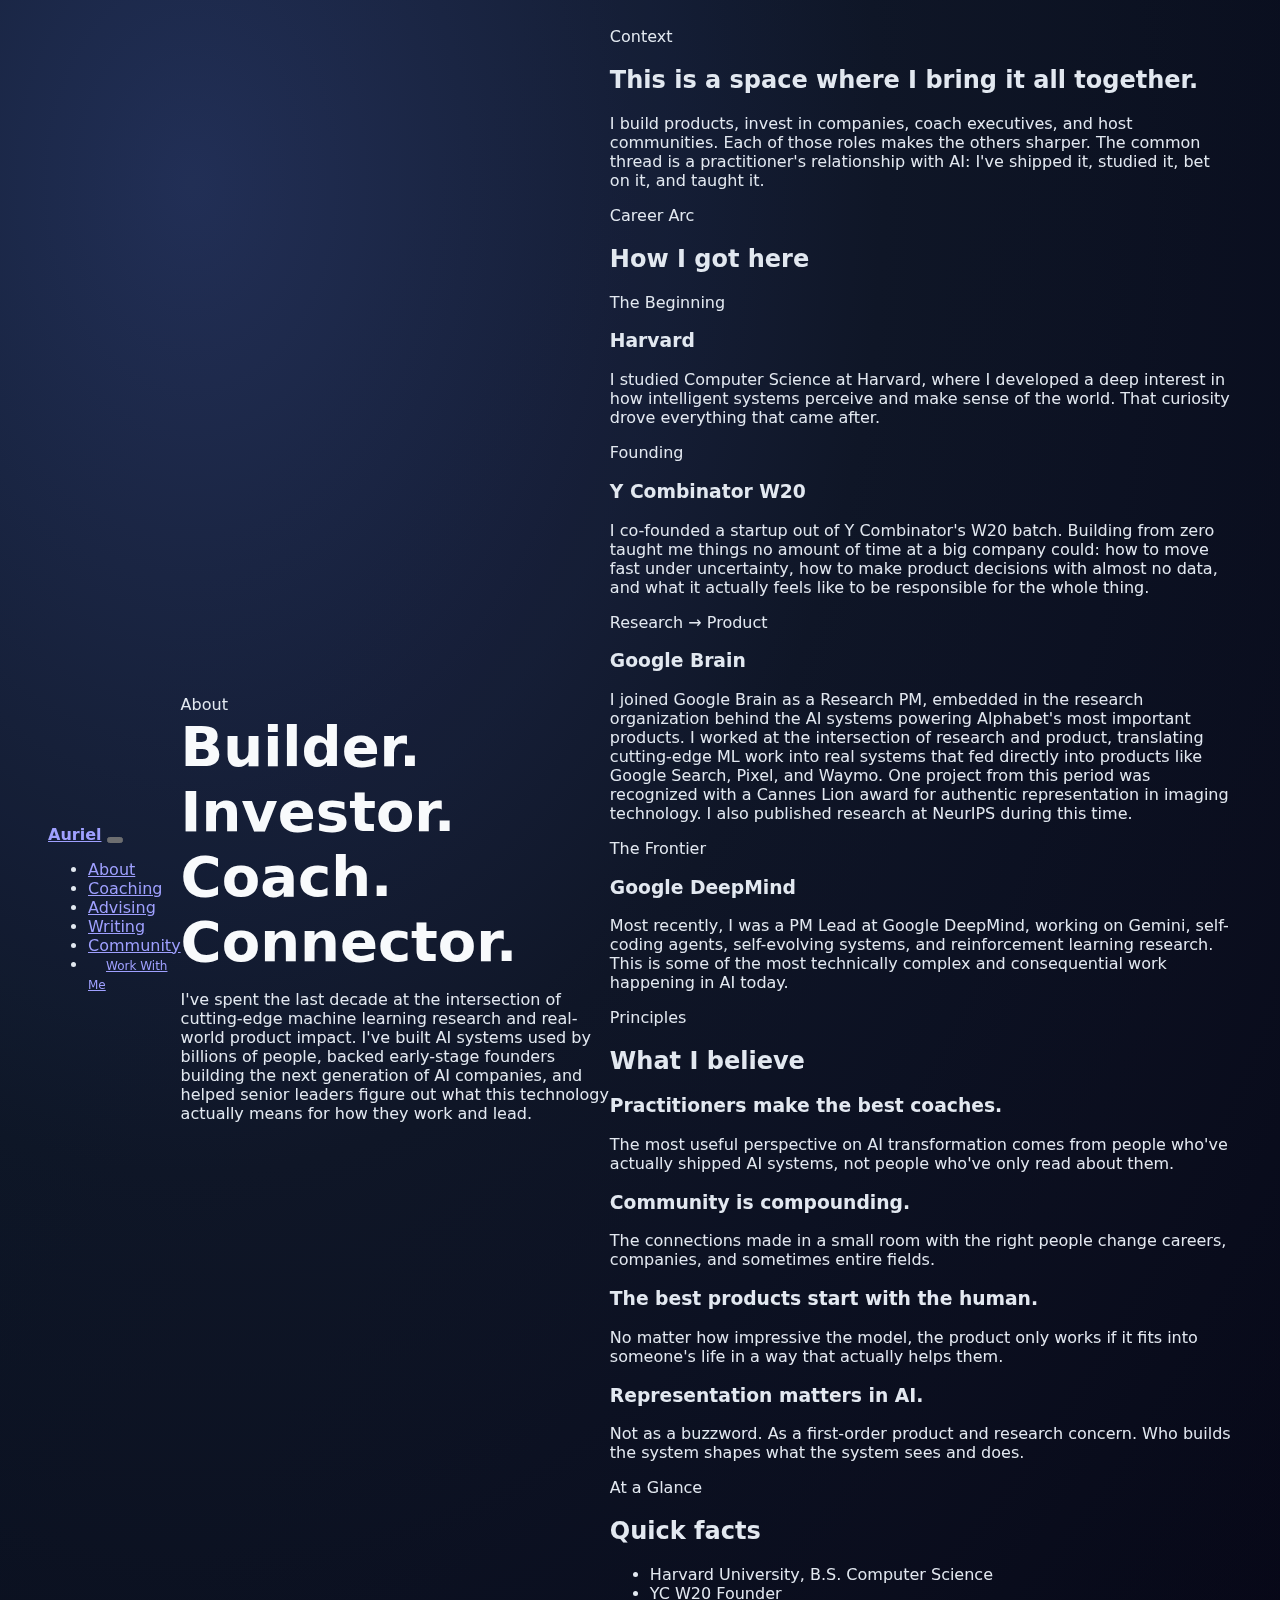
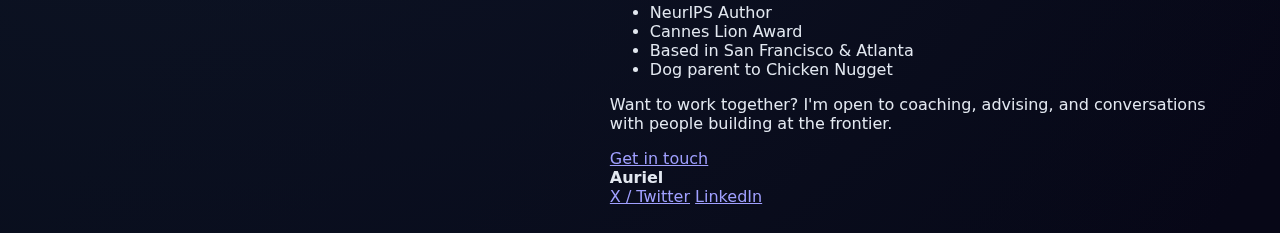
<file: about.html>
<!DOCTYPE html>
<html lang="en">
<head>
<meta charset="UTF-8">
<meta name="viewport" content="width=device-width, initial-scale=1.0">
<title>About &middot; Auriel</title>
<meta name="description" content="Builder. Investor. Coach. Connector. A decade at the intersection of cutting-edge ML research and real-world product impact.">
<link href="https://fonts.googleapis.com/css2?family=Fraunces:ital,opsz,wght@0,9..144,300;0,9..144,400;0,9..144,600;0,9..144,700;1,9..144,200;1,9..144,300;1,9..144,400;1,9..144,600&family=Plus+Jakarta+Sans:wght@300;400;500;600;700;800&family=Bricolage+Grotesque:opsz,wght@12..96,400;12..96,600;12..96,700;12..96,800&family=DM+Mono:ital,wght@0,300;0,400;0,500;1,400&display=swap" rel="stylesheet">
<link rel="stylesheet" href="styles.css">
</head>
<body>

<div class="stripe"></div>

<nav class="nav">
  <div class="nav-inner">
    <a href="index.html" class="nav-logo"><strong>Auriel</strong></a>
    <button class="nav-toggle" onclick="document.querySelector('.nav-links').classList.toggle('open')" aria-label="Menu">
      <span></span><span></span><span></span>
    </button>
    <ul class="nav-links">
      <li><a href="about.html" class="active">About</a></li>
      <li><a href="coaching.html">Coaching</a></li>
      <li><a href="advising.html">Advising</a></li>
      <li><a href="writing.html">Writing</a></li>
      <li><a href="community.html">Community</a></li>
      <li><a href="contact.html" class="btn btn--primary" style="padding:6px 18px;font-size:0.75rem">Work With Me</a></li>
    </ul>
  </div>
</nav>

<header class="page-header">
  <div class="container">
    <div class="page-header-label">About</div>
    <h1 class="page-header-title">Builder. Investor. Coach. <strong>Connector.</strong></h1>
    <p class="page-header-sub">I've spent the last decade at the intersection of cutting-edge machine learning research and real-world product impact. I've built AI systems used by billions of people, backed early-stage founders building the next generation of AI companies, and helped senior leaders figure out what this technology actually means for how they work and lead.</p>
  </div>
</header>

<div class="container">

<!-- INTRO -->
<section class="section">
  <div class="sec-label">Context</div>
  <h2 class="sec-title">This is a space where I bring it <strong>all together.</strong></h2>
  <div class="sec-rule"></div>
  <p class="sec-body">I build products, invest in companies, coach executives, and host communities. Each of those roles makes the others sharper. The common thread is a practitioner's relationship with AI: I've shipped it, studied it, bet on it, and taught it.</p>
</section>

<!-- CAREER ARC -->
<section class="section">
  <div class="sec-label">Career Arc</div>
  <h2 class="sec-title">How I <strong>got here</strong></h2>
  <div class="sec-rule"></div>

  <div class="timeline">
    <div class="timeline-item">
      <div class="timeline-label">The Beginning</div>
      <h3 class="timeline-title">Harvard</h3>
      <p class="timeline-body">I studied Computer Science at Harvard, where I developed a deep interest in how intelligent systems perceive and make sense of the world. That curiosity drove everything that came after.</p>
    </div>
    <div class="timeline-item">
      <div class="timeline-label">Founding</div>
      <h3 class="timeline-title">Y Combinator W20</h3>
      <p class="timeline-body">I co-founded a startup out of Y Combinator's W20 batch. Building from zero taught me things no amount of time at a big company could: how to move fast under uncertainty, how to make product decisions with almost no data, and what it actually feels like to be responsible for the whole thing.</p>
    </div>
    <div class="timeline-item">
      <div class="timeline-label">Research &rarr; Product</div>
      <h3 class="timeline-title">Google Brain</h3>
      <p class="timeline-body">I joined Google Brain as a Research PM, embedded in the research organization behind the AI systems powering Alphabet's most important products. I worked at the intersection of research and product, translating cutting-edge ML work into real systems that fed directly into products like Google Search, Pixel, and Waymo. One project from this period was recognized with a Cannes Lion award for authentic representation in imaging technology. I also published research at NeurIPS during this time.</p>
    </div>
    <div class="timeline-item">
      <div class="timeline-label">The Frontier</div>
      <h3 class="timeline-title">Google DeepMind</h3>
      <p class="timeline-body">Most recently, I was a PM Lead at Google DeepMind, working on Gemini, self-coding agents, self-evolving systems, and reinforcement learning research. This is some of the most technically complex and consequential work happening in AI today.</p>
    </div>
  </div>
</section>

<!-- WHAT I BELIEVE -->
<section class="section">
  <div class="sec-label">Principles</div>
  <h2 class="sec-title">What I <strong>believe</strong></h2>
  <div class="sec-rule"></div>

  <div class="beliefs-grid">
    <div class="belief">
      <h3 class="belief-title">Practitioners make the best coaches.</h3>
      <p class="belief-body">The most useful perspective on AI transformation comes from people who've actually shipped AI systems, not people who've only read about them.</p>
    </div>
    <div class="belief">
      <h3 class="belief-title">Community is compounding.</h3>
      <p class="belief-body">The connections made in a small room with the right people change careers, companies, and sometimes entire fields.</p>
    </div>
    <div class="belief">
      <h3 class="belief-title">The best products start with the human.</h3>
      <p class="belief-body">No matter how impressive the model, the product only works if it fits into someone's life in a way that actually helps them.</p>
    </div>
    <div class="belief">
      <h3 class="belief-title">Representation matters in AI.</h3>
      <p class="belief-body">Not as a buzzword. As a first-order product and research concern. Who builds the system shapes what the system sees and does.</p>
    </div>
  </div>
</section>

<!-- AT A GLANCE -->
<section class="section">
  <div class="sec-label">At a Glance</div>
  <h2 class="sec-title">Quick <strong>facts</strong></h2>
  <div class="sec-rule"></div>

  <ul class="glance-list">
    <li class="glance-item">Harvard University, B.S. Computer Science</li>
    <li class="glance-item">YC W20 Founder</li>
    <li class="glance-item">NeurIPS Author</li>
    <li class="glance-item">Cannes Lion Award</li>
    <li class="glance-item">Based in San Francisco &amp; Atlanta</li>
    <li class="glance-item">Dog parent to Chicken Nugget</li>
  </ul>
</section>

<!-- FOOTER CTA -->
<div class="cta-block">
  <p class="cta-block-text">Want to work together? I'm open to coaching, advising, and conversations with people building at the frontier.</p>
  <a href="contact.html" class="btn btn--primary">Get in touch</a>
</div>

<footer class="footer">
  <div class="footer-name"><strong>Auriel</strong></div>
  <div class="footer-links">
    <a href="https://x.com/aurielws" target="_blank">X / Twitter</a>
    <a href="https://www.linkedin.com/in/aurielws/" target="_blank">LinkedIn</a>
  </div>
  <div class="footer-stripe"></div>
</footer>

</div>

</body>
</html>
</file>
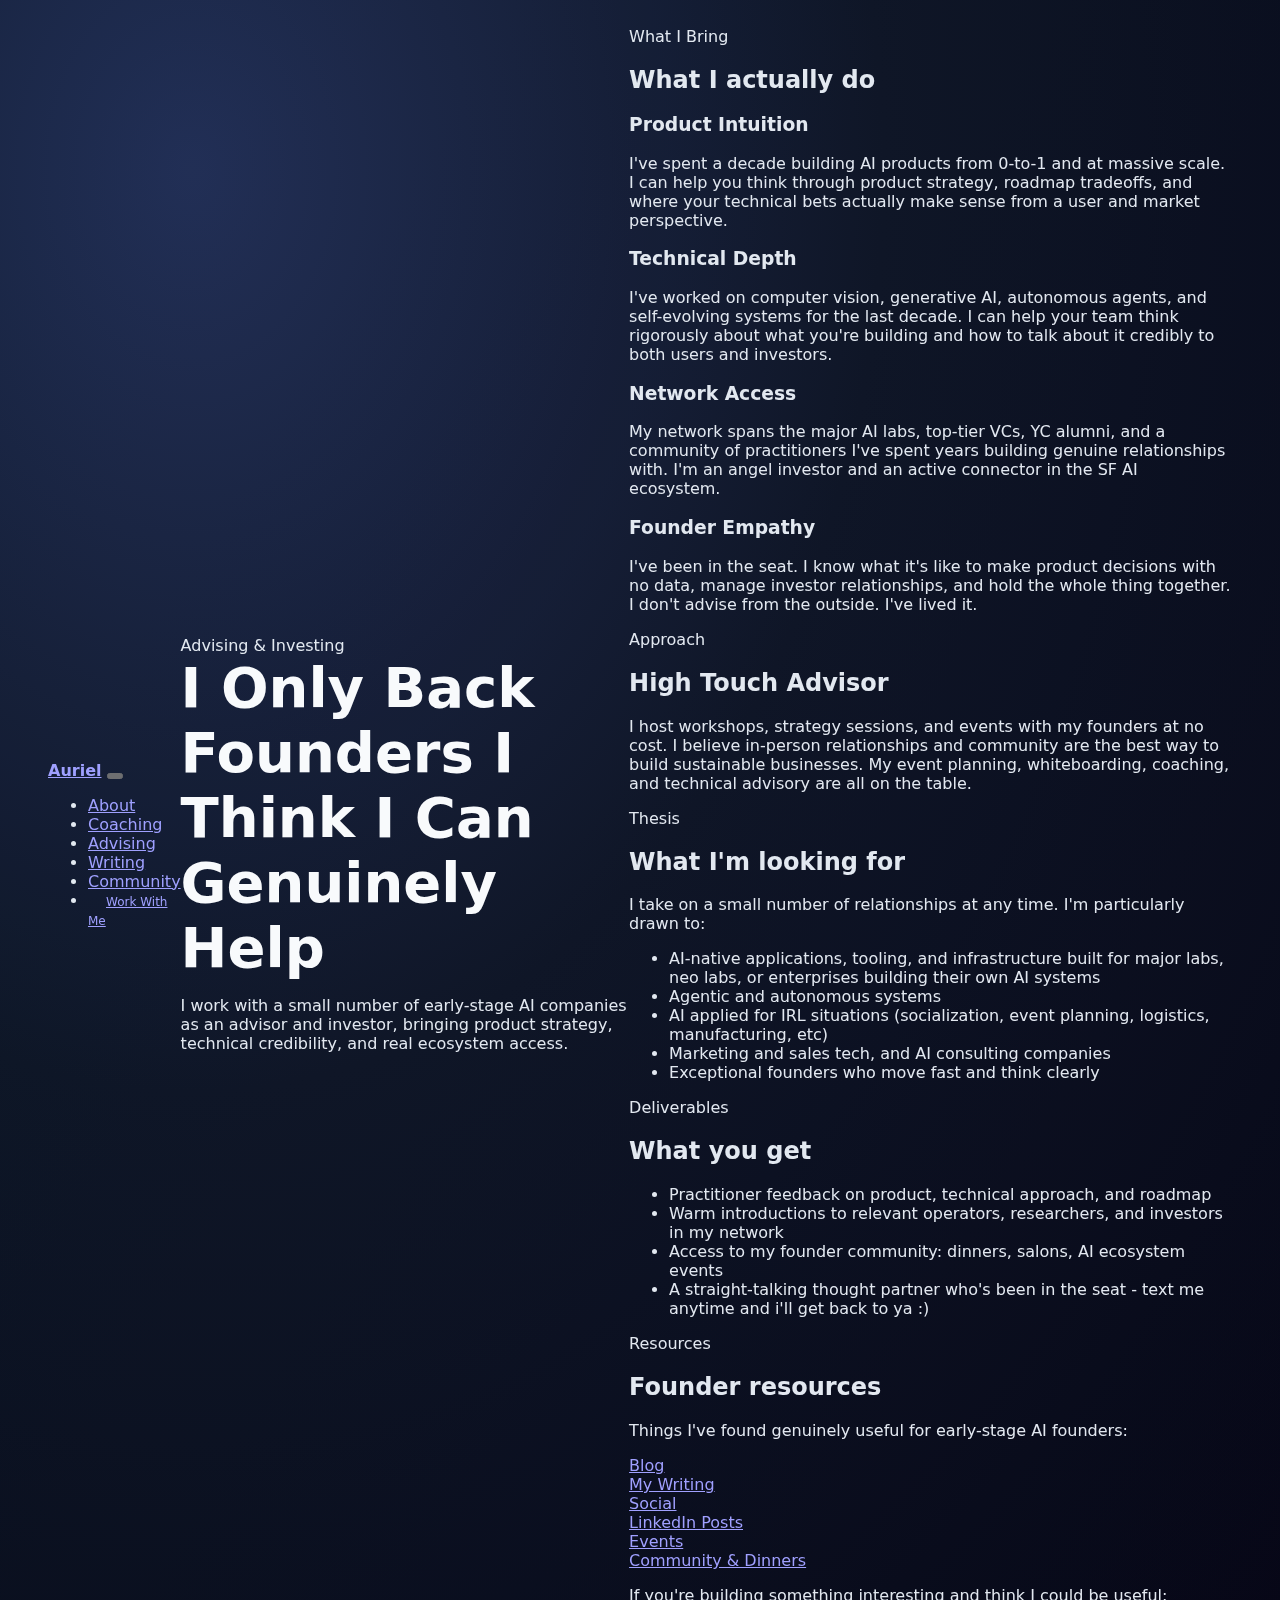
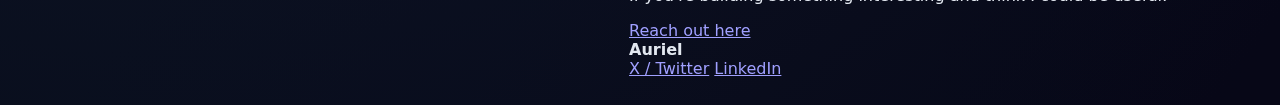
<file: advising.html>
<!DOCTYPE html>
<html lang="en">
<head>
<meta charset="UTF-8">
<meta name="viewport" content="width=device-width, initial-scale=1.0">
<title>Advising &amp; Investing &middot; Auriel</title>
<meta name="description" content="I work with a small number of early-stage AI companies as an advisor and investor, bringing product strategy, technical credibility, and real ecosystem access.">
<link href="https://fonts.googleapis.com/css2?family=Fraunces:ital,opsz,wght@0,9..144,300;0,9..144,400;0,9..144,600;0,9..144,700;1,9..144,200;1,9..144,300;1,9..144,400;1,9..144,600&family=Plus+Jakarta+Sans:wght@300;400;500;600;700;800&family=Bricolage+Grotesque:opsz,wght@12..96,400;12..96,600;12..96,700;12..96,800&family=DM+Mono:ital,wght@0,300;0,400;0,500;1,400&display=swap" rel="stylesheet">
<link rel="stylesheet" href="styles.css">
</head>
<body>

<div class="stripe"></div>

<nav class="nav">
  <div class="nav-inner">
    <a href="index.html" class="nav-logo"><strong>Auriel</strong></a>
    <button class="nav-toggle" onclick="document.querySelector('.nav-links').classList.toggle('open')" aria-label="Menu">
      <span></span><span></span><span></span>
    </button>
    <ul class="nav-links">
      <li><a href="about.html">About</a></li>
      <li><a href="coaching.html">Coaching</a></li>
      <li><a href="advising.html" class="active">Advising</a></li>
      <li><a href="writing.html">Writing</a></li>
      <li><a href="community.html">Community</a></li>
      <li><a href="contact.html" class="btn btn--primary" style="padding:6px 18px;font-size:0.75rem">Work With Me</a></li>
    </ul>
  </div>
</nav>

<header class="page-header">
  <div class="container">
    <div class="page-header-label">Advising &amp; Investing</div>
    <h1 class="page-header-title">I Only Back Founders I Think I Can Genuinely <strong>Help</strong></h1>
    <p class="page-header-sub">I work with a small number of early-stage AI companies as an advisor and investor, bringing product strategy, technical credibility, and real ecosystem access.</p>
  </div>
</header>

<div class="container">

<!-- WHAT I BRING -->
<section class="section">
  <div class="sec-label">What I Bring</div>
  <h2 class="sec-title">What I <strong>actually do</strong></h2>
  <div class="sec-rule"></div>

  <div class="detail-grid">
    <div class="detail-card">
      <h3 class="detail-card-title">Product Intuition</h3>
      <p class="detail-card-body">I've spent a decade building AI products from 0-to-1 and at massive scale. I can help you think through product strategy, roadmap tradeoffs, and where your technical bets actually make sense from a user and market perspective.</p>
    </div>
    <div class="detail-card">
      <h3 class="detail-card-title">Technical Depth</h3>
      <p class="detail-card-body">I've worked on computer vision, generative AI, autonomous agents, and self-evolving systems for the last decade. I can help your team think rigorously about what you're building and how to talk about it credibly to both users and investors.</p>
    </div>
    <div class="detail-card">
      <h3 class="detail-card-title">Network Access</h3>
      <p class="detail-card-body">My network spans the major AI labs, top-tier VCs, YC alumni, and a community of practitioners I've spent years building genuine relationships with. I'm an angel investor and an active connector in the SF AI ecosystem.</p>
    </div>
    <div class="detail-card">
      <h3 class="detail-card-title">Founder Empathy</h3>
      <p class="detail-card-body">I've been in the seat. I know what it's like to make product decisions with no data, manage investor relationships, and hold the whole thing together. I don't advise from the outside. I've lived it.</p>
    </div>
  </div>
</section>

<!-- HANDS DIRTY -->
<section class="section">
  <div class="sec-label">Approach</div>
  <h2 class="sec-title">High Touch <strong>Advisor</strong></h2>
  <div class="sec-rule"></div>
  <p class="sec-body">I host workshops, strategy sessions, and events with my founders at no cost. I believe in-person relationships and community are the best way to build sustainable businesses. My event planning, whiteboarding, coaching, and technical advisory are all on the table.</p>
</section>

<!-- WHAT I LOOK FOR -->
<section class="section">
  <div class="sec-label">Thesis</div>
  <h2 class="sec-title">What I'm <strong>looking for</strong></h2>
  <div class="sec-rule"></div>
  <p class="sec-body" style="margin-bottom:16px">I take on a small number of relationships at any time. I'm particularly drawn to:</p>
  <ul class="check-list">
    <li>AI-native applications, tooling, and infrastructure built for major labs, neo labs, or enterprises building their own AI systems</li>
    <li>Agentic and autonomous systems</li>
    <li>AI applied for IRL situations (socialization, event planning, logistics, manufacturing, etc)</li>
    <li>Marketing and sales tech, and AI consulting companies</li>
    <li>Exceptional founders who move fast and think clearly</li>
  </ul>
</section>

<!-- WHAT YOU GET -->
<section class="section">
  <div class="sec-label">Deliverables</div>
  <h2 class="sec-title">What you <strong>get</strong></h2>
  <div class="sec-rule"></div>
  <ul class="check-list">
    <li>Practitioner feedback on product, technical approach, and roadmap</li>
    <li>Warm introductions to relevant operators, researchers, and investors in my network</li>
    <li>Access to my founder community: dinners, salons, AI ecosystem events</li>
    <li>A straight-talking thought partner who's been in the seat - text me anytime and i'll get back to ya :)</li>
  </ul>
</section>

<!-- FOUNDER RESOURCES -->
<section class="section">
  <div class="sec-label">Resources</div>
  <h2 class="sec-title">Founder <strong>resources</strong></h2>
  <div class="sec-rule"></div>
  <p class="sec-body" style="margin-bottom:16px">Things I've found genuinely useful for early-stage AI founders:</p>
  <div class="links-grid">
    <a href="writing.html" class="link-card">
      <div class="lc-label">Blog</div>
      <div class="lc-title">My Writing</div>
    </a>
    <a href="https://www.linkedin.com/in/aurielws/recent-activity/all/" class="link-card" target="_blank">
      <div class="lc-label">Social</div>
      <div class="lc-title">LinkedIn Posts</div>
    </a>
    <a href="community.html" class="link-card">
      <div class="lc-label">Events</div>
      <div class="lc-title">Community &amp; Dinners</div>
    </a>
  </div>
</section>

<!-- CTA -->
<div class="cta-block">
  <p class="cta-block-text">If you're building something interesting and think I could be useful:</p>
  <a href="contact.html" class="btn btn--primary">Reach out here</a>
</div>

<footer class="footer">
  <div class="footer-name"><strong>Auriel</strong></div>
  <div class="footer-links">
    <a href="https://x.com/aurielws" target="_blank">X / Twitter</a>
    <a href="https://www.linkedin.com/in/aurielws/" target="_blank">LinkedIn</a>
  </div>
  <div class="footer-stripe"></div>
</footer>

</div>

</body>
</html>
</file>
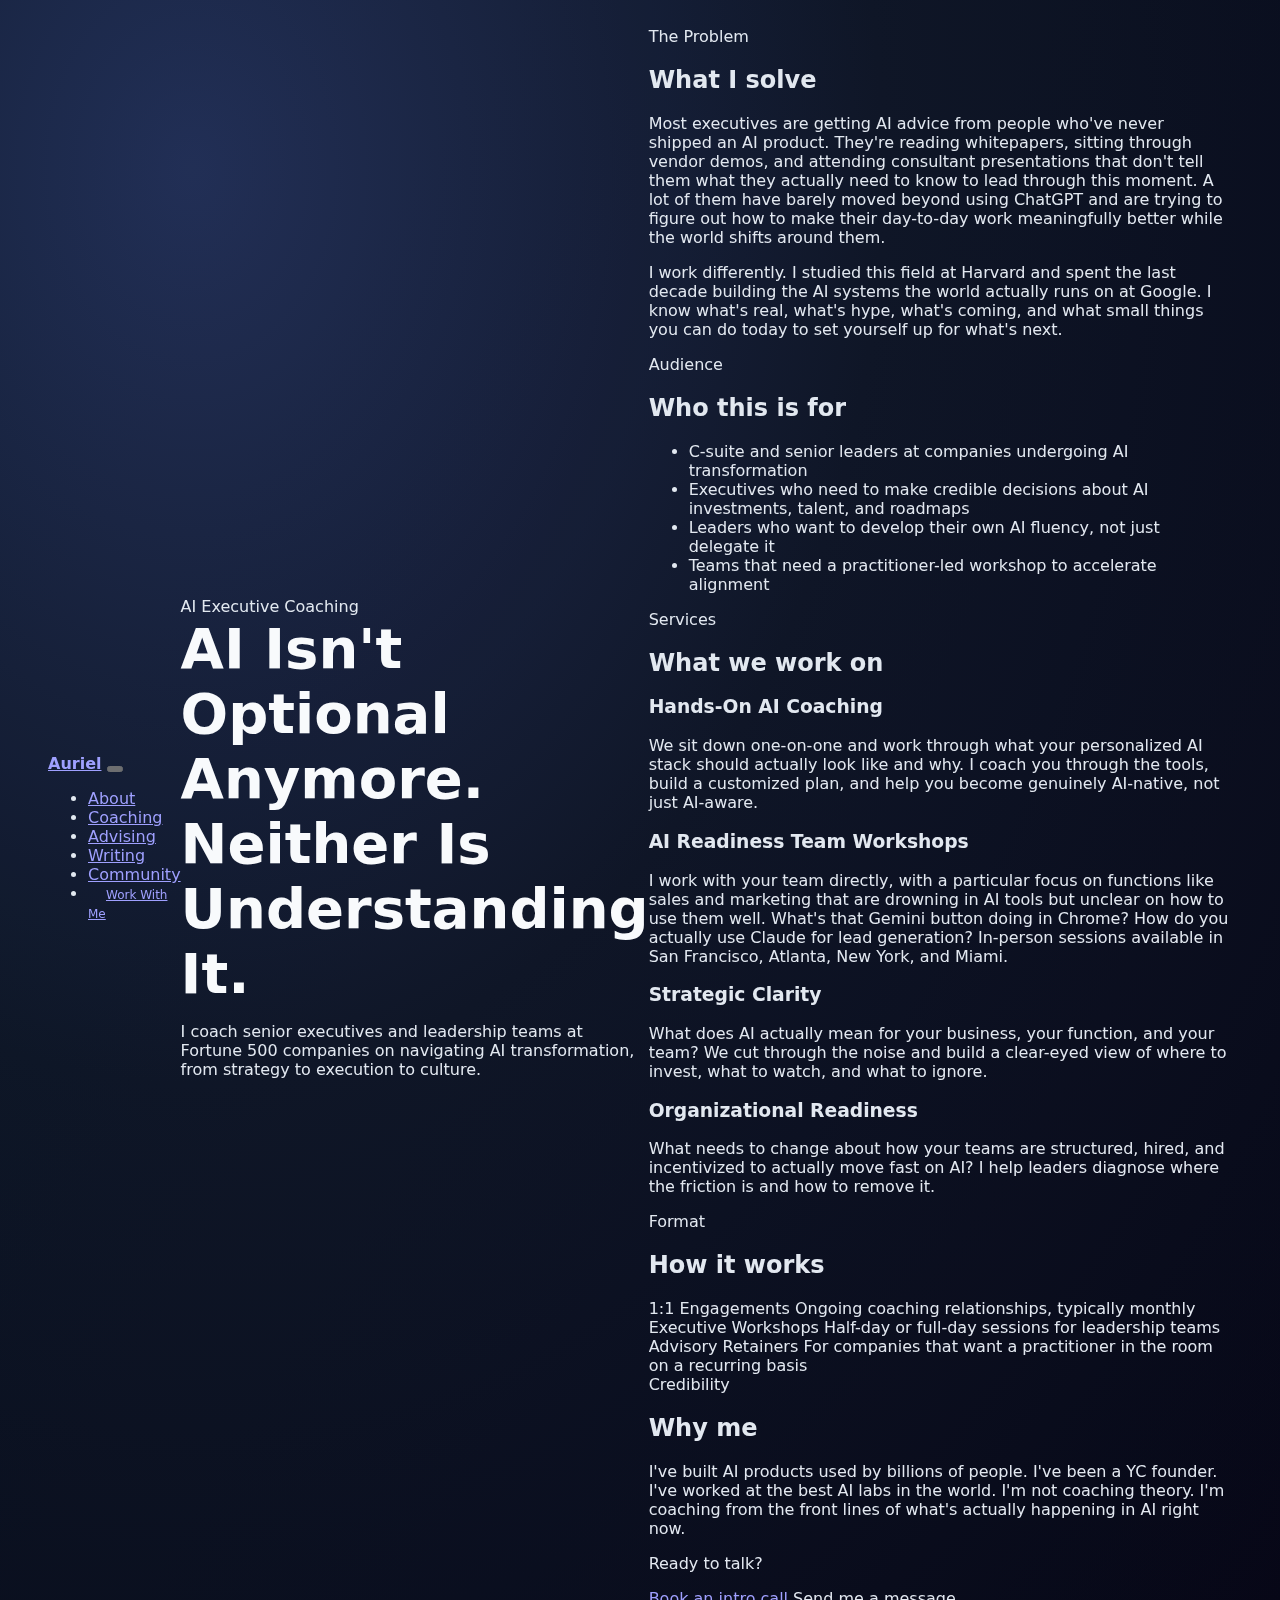
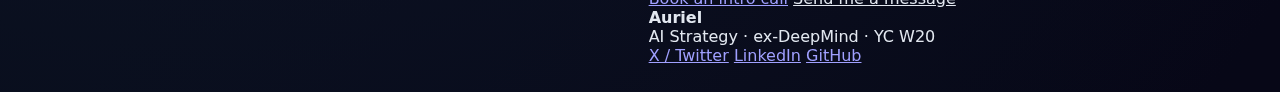
<file: coaching.html>
<!DOCTYPE html>
<html lang="en">
<head>
<meta charset="UTF-8">
<meta name="viewport" content="width=device-width, initial-scale=1.0">
<title>AI Executive Coaching &middot; Auriel</title>
<meta name="description" content="I coach senior executives and leadership teams at Fortune 500 companies on navigating AI transformation, from strategy to execution to culture.">
<link href="https://fonts.googleapis.com/css2?family=Fraunces:ital,opsz,wght@0,9..144,300;0,9..144,400;0,9..144,600;0,9..144,700;1,9..144,200;1,9..144,300;1,9..144,400;1,9..144,600&family=Plus+Jakarta+Sans:wght@300;400;500;600;700;800&family=Bricolage+Grotesque:opsz,wght@12..96,400;12..96,600;12..96,700;12..96,800&family=DM+Mono:ital,wght@0,300;0,400;0,500;1,400&display=swap" rel="stylesheet">
<link rel="stylesheet" href="styles.css">
</head>
<body>

<div class="stripe"></div>

<nav class="nav">
  <div class="nav-inner">
    <a href="index.html" class="nav-logo"><strong>Auriel</strong></a>
    <button class="nav-toggle" onclick="document.querySelector('.nav-links').classList.toggle('open')" aria-label="Menu">
      <span></span><span></span><span></span>
    </button>
    <ul class="nav-links">
      <li><a href="about.html">About</a></li>
      <li><a href="coaching.html" class="active">Coaching</a></li>
      <li><a href="advising.html">Advising</a></li>
      <li><a href="writing.html">Writing</a></li>
      <li><a href="community.html">Community</a></li>
      <li><a href="contact.html" class="btn btn--primary" style="padding:6px 18px;font-size:0.75rem">Work With Me</a></li>
    </ul>
  </div>
</nav>

<header class="page-header">
  <div class="container">
    <div class="page-header-label">AI Executive Coaching</div>
    <h1 class="page-header-title">AI Isn't Optional Anymore. Neither Is <strong>Understanding It.</strong></h1>
    <p class="page-header-sub">I coach senior executives and leadership teams at Fortune 500 companies on navigating AI transformation, from strategy to execution to culture.</p>
  </div>
</header>

<div class="container">

<!-- THE PROBLEM -->
<section class="section">
  <div class="sec-label">The Problem</div>
  <h2 class="sec-title">What I <strong>solve</strong></h2>
  <div class="sec-rule"></div>
  <p class="sec-body">Most executives are getting AI advice from people who've never shipped an AI product. They're reading whitepapers, sitting through vendor demos, and attending consultant presentations that don't tell them what they actually need to know to lead through this moment. A lot of them have barely moved beyond using ChatGPT and are trying to figure out how to make their day-to-day work meaningfully better while the world shifts around them.</p>
  <p class="sec-body">I work differently. I studied this field at Harvard and spent the last decade building the AI systems the world actually runs on at Google. I know what's real, what's hype, what's coming, and what small things you can do today to set yourself up for what's next.</p>
</section>

<!-- WHO THIS IS FOR -->
<section class="section">
  <div class="sec-label">Audience</div>
  <h2 class="sec-title">Who this is <strong>for</strong></h2>
  <div class="sec-rule"></div>
  <ul class="check-list">
    <li>C-suite and senior leaders at companies undergoing AI transformation</li>
    <li>Executives who need to make credible decisions about AI investments, talent, and roadmaps</li>
    <li>Leaders who want to develop their own AI fluency, not just delegate it</li>
    <li>Teams that need a practitioner-led workshop to accelerate alignment</li>
  </ul>
</section>

<!-- WHAT WE WORK ON -->
<section class="section">
  <div class="sec-label">Services</div>
  <h2 class="sec-title">What we <strong>work on</strong></h2>
  <div class="sec-rule"></div>

  <div class="detail-grid">
    <div class="detail-card">
      <h3 class="detail-card-title">Hands-On AI Coaching</h3>
      <p class="detail-card-body">We sit down one-on-one and work through what your personalized AI stack should actually look like and why. I coach you through the tools, build a customized plan, and help you become genuinely AI-native, not just AI-aware.</p>
    </div>
    <div class="detail-card">
      <h3 class="detail-card-title">AI Readiness Team Workshops</h3>
      <p class="detail-card-body">I work with your team directly, with a particular focus on functions like sales and marketing that are drowning in AI tools but unclear on how to use them well. What's that Gemini button doing in Chrome? How do you actually use Claude for lead generation? In-person sessions available in San Francisco, Atlanta, New York, and Miami.</p>
    </div>
    <div class="detail-card">
      <h3 class="detail-card-title">Strategic Clarity</h3>
      <p class="detail-card-body">What does AI actually mean for your business, your function, and your team? We cut through the noise and build a clear-eyed view of where to invest, what to watch, and what to ignore.</p>
    </div>
    <div class="detail-card">
      <h3 class="detail-card-title">Organizational Readiness</h3>
      <p class="detail-card-body">What needs to change about how your teams are structured, hired, and incentivized to actually move fast on AI? I help leaders diagnose where the friction is and how to remove it.</p>
    </div>
  </div>
</section>

<!-- HOW IT WORKS -->
<section class="section">
  <div class="sec-label">Format</div>
  <h2 class="sec-title">How it <strong>works</strong></h2>
  <div class="sec-rule"></div>

  <div class="offering-list">
    <div class="offering-item">
      <span class="offering-label">1:1 Engagements</span>
      <span class="offering-desc">Ongoing coaching relationships, typically monthly</span>
    </div>
    <div class="offering-item">
      <span class="offering-label">Executive Workshops</span>
      <span class="offering-desc">Half-day or full-day sessions for leadership teams</span>
    </div>
    <div class="offering-item">
      <span class="offering-label">Advisory Retainers</span>
      <span class="offering-desc">For companies that want a practitioner in the room on a recurring basis</span>
    </div>
  </div>
</section>

<!-- WHY ME -->
<section class="section">
  <div class="sec-label">Credibility</div>
  <h2 class="sec-title">Why <strong>me</strong></h2>
  <div class="sec-rule"></div>
  <p class="sec-body">I've built AI products used by billions of people. I've been a YC founder. I've worked at the best AI labs in the world. I'm not coaching theory. I'm coaching from the front lines of what's actually happening in AI right now.</p>
</section>

<!-- CTA -->
<div class="cta-block">
  <p class="cta-block-text">Ready to talk?</p>
  <a href="contact.html" class="btn btn--primary">Book an intro call</a>
  <a href="contact.html" class="btn btn--outline" style="color:var(--cream);border-color:rgba(255,255,255,.2)">Send me a message</a>
</div>

<footer class="footer">
  <div class="footer-name"><strong>Auriel</strong></div>
  <div class="footer-bio">AI Strategy &middot; ex-DeepMind &middot; YC W20</div>
  <div class="footer-links">
    <a href="https://x.com/Lonna1774204" target="_blank">X / Twitter</a>
    <a href="https://linkedin.com" target="_blank">LinkedIn</a>
    <a href="https://github.com/Aurielws" target="_blank">GitHub</a>
  </div>
  <div class="footer-stripe"></div>
</footer>

</div>

</body>
</html>
</file>
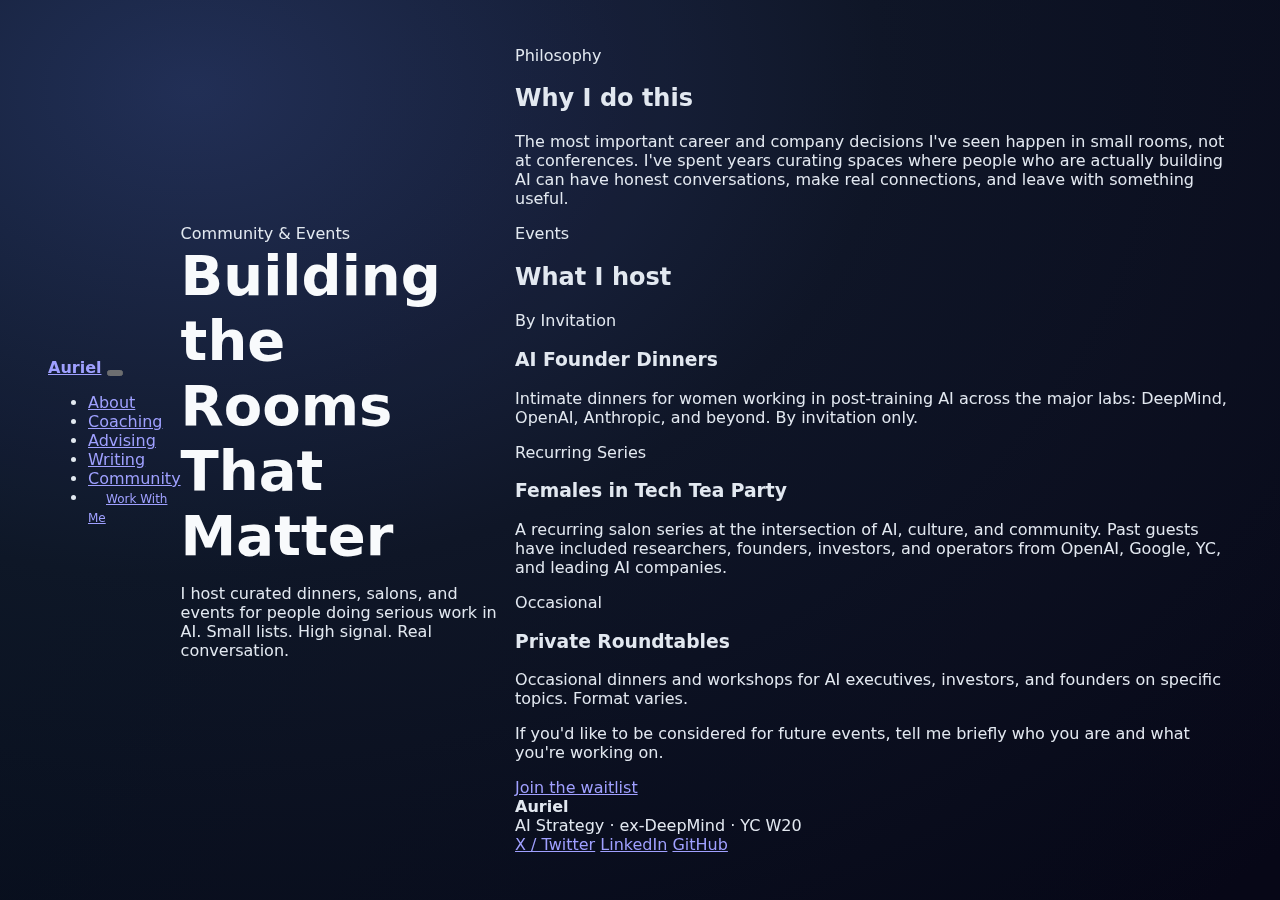
<file: community.html>
<!DOCTYPE html>
<html lang="en">
<head>
<meta charset="UTF-8">
<meta name="viewport" content="width=device-width, initial-scale=1.0">
<title>Community &amp; Events &middot; Auriel</title>
<meta name="description" content="Curated dinners, salons, and events for people doing serious work in AI. Small lists. High signal. Real conversation.">
<link href="https://fonts.googleapis.com/css2?family=Fraunces:ital,opsz,wght@0,9..144,300;0,9..144,400;0,9..144,600;0,9..144,700;1,9..144,200;1,9..144,300;1,9..144,400;1,9..144,600&family=Plus+Jakarta+Sans:wght@300;400;500;600;700;800&family=Bricolage+Grotesque:opsz,wght@12..96,400;12..96,600;12..96,700;12..96,800&family=DM+Mono:ital,wght@0,300;0,400;0,500;1,400&display=swap" rel="stylesheet">
<link rel="stylesheet" href="styles.css">
</head>
<body>

<div class="stripe"></div>

<nav class="nav">
  <div class="nav-inner">
    <a href="index.html" class="nav-logo"><strong>Auriel</strong></a>
    <button class="nav-toggle" onclick="document.querySelector('.nav-links').classList.toggle('open')" aria-label="Menu">
      <span></span><span></span><span></span>
    </button>
    <ul class="nav-links">
      <li><a href="about.html">About</a></li>
      <li><a href="coaching.html">Coaching</a></li>
      <li><a href="advising.html">Advising</a></li>
      <li><a href="writing.html">Writing</a></li>
      <li><a href="community.html" class="active">Community</a></li>
      <li><a href="contact.html" class="btn btn--primary" style="padding:6px 18px;font-size:0.75rem">Work With Me</a></li>
    </ul>
  </div>
</nav>

<header class="page-header">
  <div class="container">
    <div class="page-header-label">Community &amp; Events</div>
    <h1 class="page-header-title">Building the Rooms That <strong>Matter</strong></h1>
    <p class="page-header-sub">I host curated dinners, salons, and events for people doing serious work in AI. Small lists. High signal. Real conversation.</p>
  </div>
</header>

<div class="container">

<!-- WHY -->
<section class="section">
  <div class="sec-label">Philosophy</div>
  <h2 class="sec-title">Why I <strong>do this</strong></h2>
  <div class="sec-rule"></div>
  <p class="sec-body">The most important career and company decisions I've seen happen in small rooms, not at conferences. I've spent years curating spaces where people who are actually building AI can have honest conversations, make real connections, and leave with something useful.</p>
</section>

<!-- WHAT I HOST -->
<section class="section">
  <div class="sec-label">Events</div>
  <h2 class="sec-title">What I <strong>host</strong></h2>
  <div class="sec-rule"></div>

  <div class="event-grid">
    <div class="event-card">
      <div class="event-label">By Invitation</div>
      <h3 class="event-title">AI Founder Dinners</h3>
      <p class="event-body">Intimate dinners for women working in post-training AI across the major labs: DeepMind, OpenAI, Anthropic, and beyond. By invitation only.</p>
    </div>
    <div class="event-card">
      <div class="event-label">Recurring Series</div>
      <h3 class="event-title">Females in Tech Tea Party</h3>
      <p class="event-body">A recurring salon series at the intersection of AI, culture, and community. Past guests have included researchers, founders, investors, and operators from OpenAI, Google, YC, and leading AI companies.</p>
    </div>
    <div class="event-card">
      <div class="event-label">Occasional</div>
      <h3 class="event-title">Private Roundtables</h3>
      <p class="event-body">Occasional dinners and workshops for AI executives, investors, and founders on specific topics. Format varies.</p>
    </div>
  </div>
</section>

<!-- GET ON THE LIST -->
<div class="cta-block">
  <p class="cta-block-text">If you'd like to be considered for future events, tell me briefly who you are and what you're working on.</p>
  <a href="contact.html" class="btn btn--primary">Join the waitlist</a>
</div>

<footer class="footer">
  <div class="footer-name"><strong>Auriel</strong></div>
  <div class="footer-bio">AI Strategy &middot; ex-DeepMind &middot; YC W20</div>
  <div class="footer-links">
    <a href="https://x.com/Lonna1774204" target="_blank">X / Twitter</a>
    <a href="https://linkedin.com" target="_blank">LinkedIn</a>
    <a href="https://github.com/Aurielws" target="_blank">GitHub</a>
  </div>
  <div class="footer-stripe"></div>
</footer>

</div>

</body>
</html>
</file>
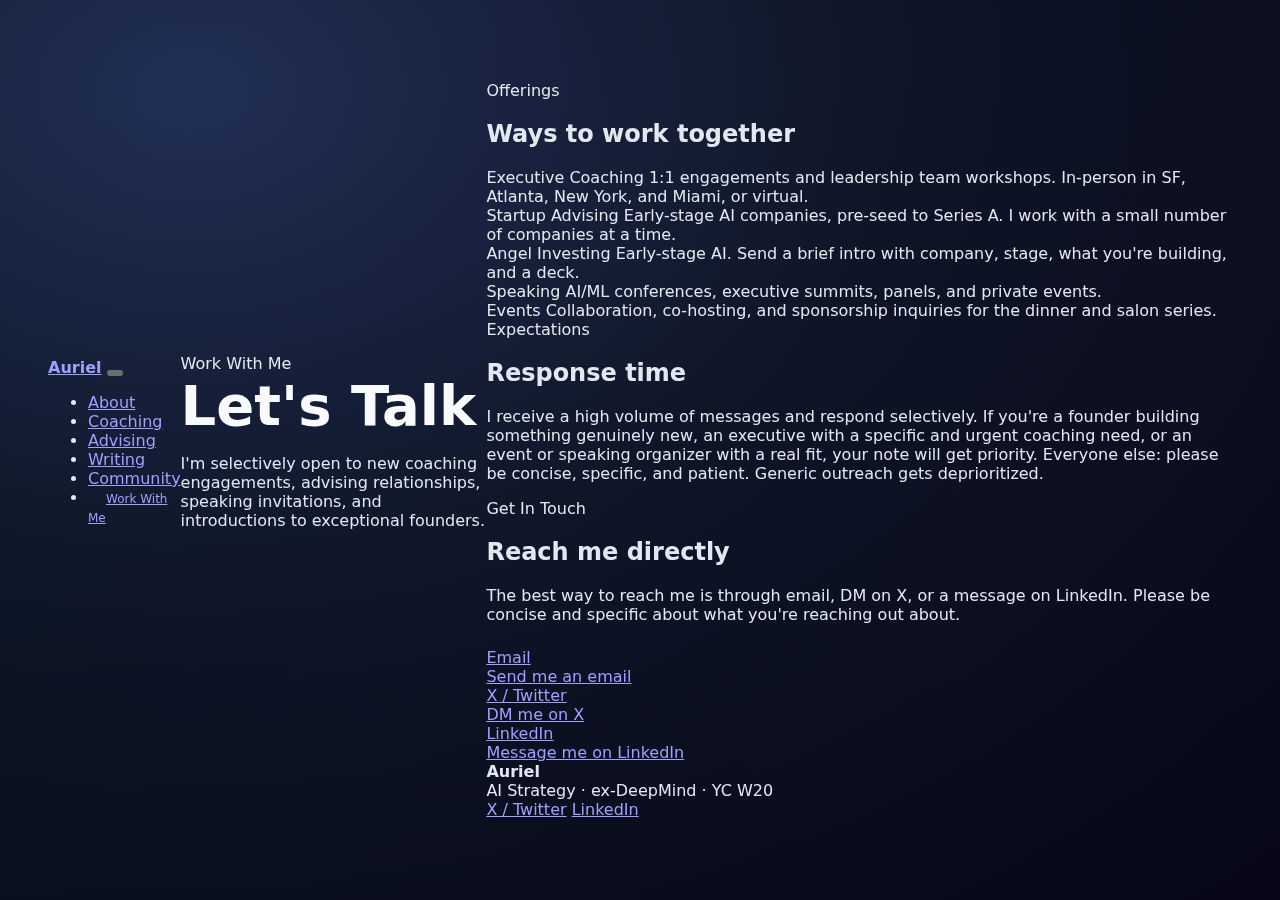
<file: contact.html>
<!DOCTYPE html>
<html lang="en">
<head>
<meta charset="UTF-8">
<meta name="viewport" content="width=device-width, initial-scale=1.0">
<title>Work With Me &middot; Auriel</title>
<meta name="description" content="I'm selectively open to new coaching engagements, advising relationships, speaking invitations, and introductions to exceptional founders.">
<link href="https://fonts.googleapis.com/css2?family=Fraunces:ital,opsz,wght@0,9..144,300;0,9..144,400;0,9..144,600;0,9..144,700;1,9..144,200;1,9..144,300;1,9..144,400;1,9..144,600&family=Plus+Jakarta+Sans:wght@300;400;500;600;700;800&family=Bricolage+Grotesque:opsz,wght@12..96,400;12..96,600;12..96,700;12..96,800&family=DM+Mono:ital,wght@0,300;0,400;0,500;1,400&display=swap" rel="stylesheet">
<link rel="stylesheet" href="styles.css">
</head>
<body>

<div class="stripe"></div>

<nav class="nav">
  <div class="nav-inner">
    <a href="index.html" class="nav-logo"><strong>Auriel</strong></a>
    <button class="nav-toggle" onclick="document.querySelector('.nav-links').classList.toggle('open')" aria-label="Menu">
      <span></span><span></span><span></span>
    </button>
    <ul class="nav-links">
      <li><a href="about.html">About</a></li>
      <li><a href="coaching.html">Coaching</a></li>
      <li><a href="advising.html">Advising</a></li>
      <li><a href="writing.html">Writing</a></li>
      <li><a href="community.html">Community</a></li>
      <li><a href="contact.html" class="btn btn--primary active" style="padding:6px 18px;font-size:0.75rem">Work With Me</a></li>
    </ul>
  </div>
</nav>

<header class="page-header">
  <div class="container">
    <div class="page-header-label">Work With Me</div>
    <h1 class="page-header-title">Let's <strong>Talk</strong></h1>
    <p class="page-header-sub">I'm selectively open to new coaching engagements, advising relationships, speaking invitations, and introductions to exceptional founders.</p>
  </div>
</header>

<div class="container">

<!-- WAYS TO WORK TOGETHER -->
<section class="section">
  <div class="sec-label">Offerings</div>
  <h2 class="sec-title">Ways to <strong>work together</strong></h2>
  <div class="sec-rule"></div>

  <div class="offering-list">
    <div class="offering-item">
      <span class="offering-label">Executive Coaching</span>
      <span class="offering-desc">1:1 engagements and leadership team workshops. In-person in SF, Atlanta, New York, and Miami, or virtual.</span>
    </div>
    <div class="offering-item">
      <span class="offering-label">Startup Advising</span>
      <span class="offering-desc">Early-stage AI companies, pre-seed to Series A. I work with a small number of companies at a time.</span>
    </div>
    <div class="offering-item">
      <span class="offering-label">Angel Investing</span>
      <span class="offering-desc">Early-stage AI. Send a brief intro with company, stage, what you're building, and a deck.</span>
    </div>
    <div class="offering-item">
      <span class="offering-label">Speaking</span>
      <span class="offering-desc">AI/ML conferences, executive summits, panels, and private events.</span>
    </div>
    <div class="offering-item">
      <span class="offering-label">Events</span>
      <span class="offering-desc">Collaboration, co-hosting, and sponsorship inquiries for the dinner and salon series.</span>
    </div>
  </div>
</section>

<!-- RESPONSE TIME -->
<section class="section">
  <div class="sec-label">Expectations</div>
  <h2 class="sec-title">Response <strong>time</strong></h2>
  <div class="sec-rule"></div>
  <p class="sec-body">I receive a high volume of messages and respond selectively. If you're a founder building something genuinely new, an executive with a specific and urgent coaching need, or an event or speaking organizer with a real fit, your note will get priority. Everyone else: please be concise, specific, and patient. Generic outreach gets deprioritized.</p>
</section>

<!-- GET IN TOUCH -->
<section class="section">
  <div class="sec-label">Get In Touch</div>
  <h2 class="sec-title">Reach me <strong>directly</strong></h2>
  <div class="sec-rule"></div>
  <p class="sec-body" style="margin-bottom:24px">The best way to reach me is through email, DM on X, or a message on LinkedIn. Please be concise and specific about what you're reaching out about.</p>

  <div class="links-grid" style="max-width:540px">
    <a href="mailto:aurielws@gmail.com" class="link-card">
      <div class="lc-label">Email</div>
      <div class="lc-title">Send me an email</div>
    </a>
    <a href="https://x.com/aurielws" class="link-card" target="_blank">
      <div class="lc-label">X / Twitter</div>
      <div class="lc-title">DM me on X</div>
    </a>
    <a href="https://www.linkedin.com/in/aurielws/" class="link-card" target="_blank">
      <div class="lc-label">LinkedIn</div>
      <div class="lc-title">Message me on LinkedIn</div>
    </a>
  </div>
</section>

<footer class="footer">
  <div class="footer-name"><strong>Auriel</strong></div>
  <div class="footer-bio">AI Strategy &middot; ex-DeepMind &middot; YC W20</div>
  <div class="footer-links">
    <a href="https://x.com/aurielws" target="_blank">X / Twitter</a>
    <a href="https://www.linkedin.com/in/aurielws/" target="_blank">LinkedIn</a>
  </div>
  <div class="footer-stripe"></div>
</footer>

</div>

</body>
</html>
</file>
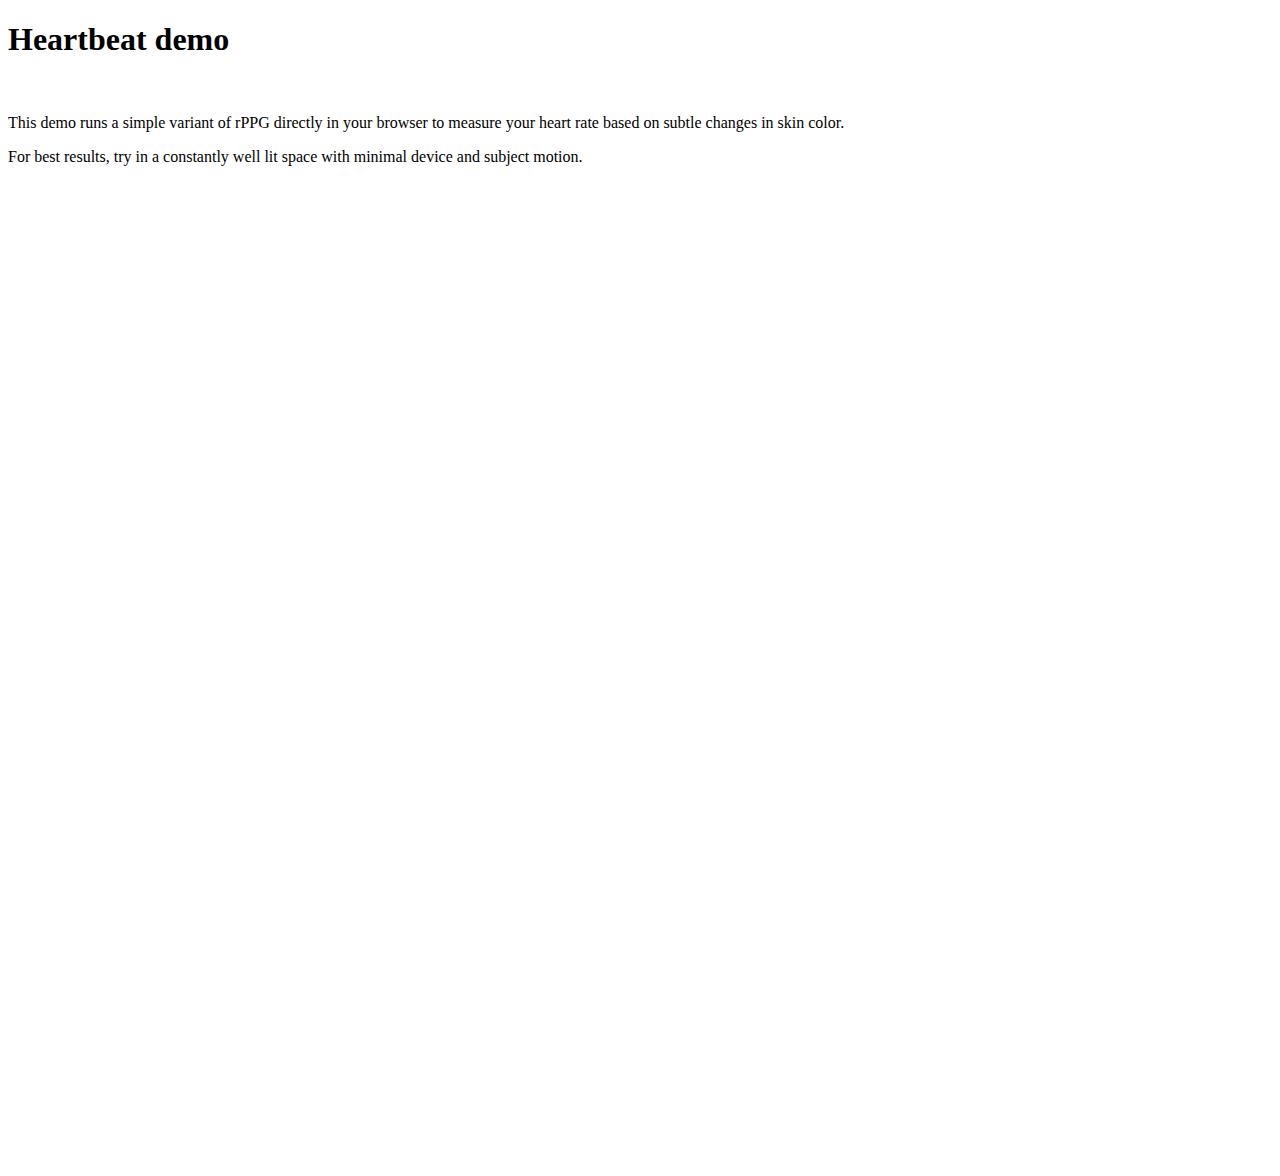
<file: haha.html>
<!DOCTYPE html>
<html lang="en">
<head>
  <meta charset="utf-8">
  <title>Heartbeat</title>
</head>
<body>
  <h1>Heartbeat demo</h1>
  </br>
  <p>This demo runs a simple variant of rPPG directly in your browser to measure your heart rate based on subtle changes in skin color.</p>
  <p>For best results, try in a constantly well lit space with minimal device and subject motion.</p>
  </br>
  <div>
    <video  id="webcam" width="640" height="480"></video>
    <canvas id="canvas" width="640" height="480"></canvas>
  </div>
  
 <script>
//import {Heartbeat} from './heartbeat.js';
//begin heartbeat.js
const RESCAN_INTERVAL = 1000;
const DEFAULT_FPS = 30;
const LOW_BPM = 42;
const HIGH_BPM = 240;
const REL_MIN_FACE_SIZE = 0.4;
const SEC_PER_MIN = 60;
const MSEC_PER_SEC = 1000;
const MAX_CORNERS = 10;
const MIN_CORNERS = 5;
const QUALITY_LEVEL = 0.01;
const MIN_DISTANCE = 10;

// Simple rPPG implementation in JavaScript
// - Code could be improved given better documentation available for opencv.js
export class Heartbeat {
  constructor(webcamId, canvasId, classifierPath, targetFps, windowSize, rppgInterval) {
    this.webcamId = webcamId;
    this.canvasId = canvasId,
    this.classifierPath = classifierPath;
    this.streaming = false;
    this.faceValid = false;
    this.targetFps = targetFps;
    this.windowSize = windowSize;
    this.rppgInterval = rppgInterval;
  }
  // Start the video stream
  async startStreaming() {
    try {
      this.stream = await navigator.mediaDevices.getUserMedia({
        video: {
          facingMode: 'user',
          width: {exact: this.webcamVideoElement.width},
          height: {exact: this.webcamVideoElement.height}
        },
        audio: false
      });
    } catch (e) {
      console.log(e);
    }
    if (!this.stream) {
      throw new Error('Could not obtain video from webcam.');
    }
    // Set srcObject to the obtained stream
    this.webcamVideoElement.srcObject = this.stream;
    // Start the webcam video stream
    this.webcamVideoElement.play();
    this.streaming = true;
    return new Promise(resolve => {
      // Add event listener to make sure the webcam has been fully initialized.
      this.webcamVideoElement.oncanplay = () => {
        resolve();
      };
    });
  }
  // Create file from url
  async createFileFromUrl(path, url) {
    let request = new XMLHttpRequest();
    request.open('GET', url, true);
    request.responseType = 'arraybuffer';
    request.send();
    return new Promise(resolve => {
      request.onload = () => {
        if (request.readyState === 4) {
          if (request.status === 200) {
            let data = new Uint8Array(request.response);
            cv.FS_createDataFile('/', path, data, true, false, false);
            resolve();
          } else {
            console.log('Failed to load ' + url + ' status: ' + request.status);
          }
        }
      };
    });
  }
  // Initialise the demo
  async init() {
    this.webcamVideoElement = document.getElementById(this.webcamId);
    try {
      await this.startStreaming();
      this.webcamVideoElement.width = this.webcamVideoElement.videoWidth;
      this.webcamVideoElement.height = this.webcamVideoElement.videoHeight;
      this.frameRGB = new cv.Mat(this.webcamVideoElement.height, this.webcamVideoElement.width, cv.CV_8UC4);
      this.lastFrameGray = new cv.Mat(this.webcamVideoElement.height, this.webcamVideoElement.width, cv.CV_8UC1);
      this.frameGray = new cv.Mat(this.webcamVideoElement.height, this.webcamVideoElement.width, cv.CV_8UC1);
      this.overlayMask = new cv.Mat(this.webcamVideoElement.height, this.webcamVideoElement.width, cv.CV_8UC1);
      this.cap = new cv.VideoCapture(this.webcamVideoElement);
      // Set variables
      this.signal = []; // 120 x 3 raw rgb values
      this.timestamps = []; // 120 x 1 timestamps
      this.rescan = []; // 120 x 1 rescan bool
      this.face = new cv.Rect();  // Position of the face
      // Load face detector
      this.classifier = new cv.CascadeClassifier();
      let faceCascadeFile = "haarcascade_frontalface_alt.xml";
      if (!this.classifier.load(faceCascadeFile)) {
        await this.createFileFromUrl(faceCascadeFile, this.classifierPath);
        this.classifier.load(faceCascadeFile)
      }
      this.scanTimer = setInterval(this.processFrame.bind(this),
        MSEC_PER_SEC/this.targetFps);
      this.rppgTimer = setInterval(this.rppg.bind(this), this.rppgInterval);
    } catch (e) {
      console.log(e);
    }
  }
  // Add one frame to raw signal
  processFrame() {
    try {
      if (!this.frameGray.empty()) {
        this.frameGray.copyTo(this.lastFrameGray); // Save last frame
      }
      this.cap.read(this.frameRGB); // Save current frame
      let time = Date.now()
      let rescanFlag = false;
      cv.cvtColor(this.frameRGB, this.frameGray, cv.COLOR_RGBA2GRAY);
      // Need to find the face
      if (!this.faceValid) {
        this.lastScanTime = time;
        this.detectFace(this.frameGray);
      }
      // Scheduled face rescan
      else if (time - this.lastScanTime >= RESCAN_INTERVAL) {
        this.lastScanTime = time
        this.detectFace(this.frameGray);
        rescanFlag = true;
      }
      // Track face
      else {
        // Disable for now,
        //this.trackFace(this.lastFrameGray, this.frameGray);
      }
      // Update the signal
      if (this.faceValid) {
        // Shift signal buffer
        while (this.signal.length > this.targetFps * this.windowSize) {
          this.signal.shift();
          this.timestamps.shift();
          this.rescan.shift();
        }
        // Get mask
        let mask = new cv.Mat();
        mask = this.makeMask(this.frameGray, this.face);
        // New values
        let means = cv.mean(this.frameRGB, mask);
        mask.delete();
        // Add new values to raw signal buffer
        this.signal.push(means.slice(0, 3));
        this.timestamps.push(time);
        this.rescan.push(rescanFlag);
      }
      // Draw face
      cv.rectangle(this.frameRGB, new cv.Point(this.face.x, this.face.y),
        new cv.Point(this.face.x+this.face.width, this.face.y+this.face.height),
        [0, 255, 0, 255]);
      // Apply overlayMask
      this.frameRGB.setTo([255, 0, 0, 255], this.overlayMask);
      cv.imshow(this.canvasId, this.frameRGB);
    } catch (e) {
      console.log("Error capturing frame:");
      console.log(e);
    }
  }
  // Run face classifier
  detectFace(gray) {
    let faces = new cv.RectVector();
    this.classifier.detectMultiScale(gray, faces, 1.1, 3, 0);
    if (faces.size() > 0) {
      this.face = faces.get(0);
      this.faceValid = true;
    } else {
      console.log("No faces");
      this.invalidateFace();
    }
    faces.delete();
  }
  // Make ROI mask from face
  makeMask(frameGray, face) {
    let result = cv.Mat.zeros(frameGray.rows, frameGray.cols, cv.CV_8UC1);
    let white = new cv.Scalar(255, 255, 255, 255);
    let pt1 = new cv.Point(Math.round(face.x + 0.3 * face.width),
      Math.round(face.y + 0.1 * face.height));
    let pt2 = new cv.Point(Math.round(face.x + 0.7 * face.width),
      Math.round(face.y + 0.25 * face.height));
    cv.rectangle(result, pt1, pt2, white, -1);
    return result;
  }
  // Invalidate the face
  invalidateFace() {
    this.signal = [];
    this.timestamps = [];
    this.rescan = [];
    this.overlayMask.setTo([0, 0, 0, 0]);
    this.face = new cv.Rect();
    this.faceValid = false;
    this.corners = [];
  }
  // Track the face
  trackFace(lastFrameGray, frameGray) {
    // If not available, detect some good corners to track within face
    let trackingMask = cv.Mat.zeros(frameGray.rows, frameGray.cols, cv.CV_8UC1);
    let squarePointData = new Uint8Array([
      this.face.x + 0.22 * this.face.width, this.face.y + 0.21 * this.face.height,
      this.face.x + 0.78 * this.face.width, this.face.y + 0.21 * this.face.height,
      this.face.x + 0.70 * this.face.width, this.face.y + 0.65 * this.face.height,
      this.face.x + 0.30 * this.face.width, this.face.y + 0.65 * this.face.height]);
    let squarePoints = cv.matFromArray(4, 1, cv.CV_32SC2, squarePointData);
    let pts = new cv.MatVector();
    let corners = new cv.Mat();
    pts.push_back(squarePoints);
    cv.fillPoly(trackingMask, pts, [255, 255, 255, 255]);
    cv.goodFeaturesToTrack(lastFrameGray, corners, MAX_CORNERS,
      QUALITY_LEVEL, MIN_DISTANCE, trackingMask, 3);
    trackingMask.delete(); squarePoints.delete(); pts.delete();

    // Calculate optical flow
    let corners_1 = new cv.Mat();
    let st = new cv.Mat();
    let err = new cv.Mat();
    let winSize = new cv.Size(15, 15);
    let maxLevel = 2;
    let criteria = new cv.TermCriteria(
      cv.TERM_CRITERIA_EPS | cv.TERM_CRITERIA_COUNT, 10, 0.03);
    cv.calcOpticalFlowPyrLK(lastFrameGray, frameGray, corners, corners_1,
      st, err, winSize, maxLevel, criteria);

    // Backtrack once
    let corners_0 = new cv.Mat();
    cv.calcOpticalFlowPyrLK(frameGray, lastFrameGray, corners_1, corners_0,
      st, err, winSize, maxLevel, criteria);
    // TODO exclude unmatched corners

    // Clean up
    st.delete(); err.delete();

    if (corners_1.rows >= MIN_CORNERS) {
      // Estimate affine transform
      const [s, tx, ty] = this.estimateAffineTransform(corners_0, corners_1);
      // Apply affine transform
      this.face = new cv.Rect(
        this.face.x * s + tx, this.face.y * s + ty,
        this.face.width * s, this.face.height * s);
    } else {
      this.invalidateFace();
    }

    corners.delete(); corners_1.delete(); corners_0.delete();
  }
  // For some reason this is not available in opencv.js, so implemented it
  estimateAffineTransform(corners_0, corners_1) {
    // Construct X and Y matrix
    let t_x = cv.matFromArray(corners_0.rows*2, 1, cv.CV_32FC1,
      Array.from(corners_0.data32F));
    let y = cv.matFromArray(corners_1.rows*2, 1, cv.CV_32FC1,
      Array.from(corners_1.data32F));
    let x = new cv.Mat(corners_0.rows*2, 3, cv.CV_32FC1);
    let t_10 = new cv.Mat(); let t_01 = new cv.Mat();
    cv.repeat(cv.matFromArray(2, 1, cv.CV_32FC1, [1, 0]), corners_0.rows, 1, t_10);
    cv.repeat(cv.matFromArray(2, 1, cv.CV_32FC1, [0, 1]), corners_0.rows, 1, t_01);
    t_x.copyTo(x.col(0));
    t_10.copyTo(x.col(1));
    t_01.copyTo(x.col(2));

    // Solve
    let res = cv.Mat.zeros(3, 1, cv.CV_32FC1);
    cv.solve(x, y, res, cv.DECOMP_SVD);

    // Clean up
    t_01.delete(); t_10.delete(); x.delete(); t_x.delete(); y.delete();

    return [res.data32F[0], res.data32F[1], res.data32F[2]];
  }
  // Compute rppg signal and estimate HR
  rppg() {
    // Update fps
    let fps = this.getFps(this.timestamps);
    // If valid signal is large enough: estimate
    if (this.signal.length >= this.targetFps * this.windowSize) {
      // Work with cv.Mat from here
      let signal = cv.matFromArray(this.signal.length, 1, cv.CV_32FC3,
        [].concat.apply([], this.signal));
      // Filtering
      this.denoise(signal, this.rescan);
      this.standardize(signal);
      this.detrend(signal, fps);
      this.movingAverage(signal, 3, Math.max(Math.floor(fps/6), 2));
      // HR estimation
      signal = this.selectGreen(signal);
      // Draw time domain signal
      this.overlayMask.setTo([0, 0, 0, 0]);
      this.drawTime(signal);
      this.timeToFrequency(signal, true);
      // Calculate band spectrum limits
      let low = Math.floor(signal.rows * LOW_BPM / SEC_PER_MIN / fps);
      let high = Math.ceil(signal.rows * HIGH_BPM / SEC_PER_MIN / fps);
      if (!signal.empty()) {
        // Mask for infeasible frequencies
        let bandMask = cv.matFromArray(signal.rows, 1, cv.CV_8U,
          new Array(signal.rows).fill(0).fill(1, low, high+1));
        this.drawFrequency(signal, low, high, bandMask);
        // Identify feasible frequency with maximum magnitude
        let result = cv.minMaxLoc(signal, bandMask);
        bandMask.delete();
        // Infer BPM
        let bpm = result.maxLoc.y * fps / signal.rows * SEC_PER_MIN;
        console.log(bpm);
        // Draw BPM
        this.drawBPM(bpm);
      }
      signal.delete();
    } else {
      console.log("signal too small");
    }
  }
  // Calculate fps from timestamps
  getFps(timestamps, timeBase=1000) {
    if (Array.isArray(timestamps) && timestamps.length) {
      if (timestamps.length == 1) {
        return DEFAULT_FPS;
      } else {
        let diff = timestamps[timestamps.length-1] - timestamps[0];
        return timestamps.length/diff*timeBase;
      }
    } else {
      return DEFAULT_FPS;
    }
  }
  // Remove noise from face rescanning
  denoise(signal, rescan) {
    let diff = new cv.Mat();
    cv.subtract(signal.rowRange(1, signal.rows), signal.rowRange(0, signal.rows-1), diff);
    for (var i = 1; i < signal.rows; i++) {
      if (rescan[i] == true) {
        let adjV = new cv.MatVector();
        let adjR = cv.matFromArray(signal.rows, 1, cv.CV_32FC1,
          new Array(signal.rows).fill(0).fill(diff.data32F[(i-1)*3], i, signal.rows));
        let adjG = cv.matFromArray(signal.rows, 1, cv.CV_32FC1,
          new Array(signal.rows).fill(0).fill(diff.data32F[(i-1)*3+1], i, signal.rows));
        let adjB = cv.matFromArray(signal.rows, 1, cv.CV_32FC1,
          new Array(signal.rows).fill(0).fill(diff.data32F[(i-1)*3+2], i, signal.rows));
        adjV.push_back(adjR); adjV.push_back(adjG); adjV.push_back(adjB);
        let adj = new cv.Mat();
        cv.merge(adjV, adj);
        cv.subtract(signal, adj, signal);
        adjV.delete(); adjR.delete(); adjG.delete(); adjB.delete();
        adj.delete();
      }
    }
    diff.delete();
  }
  // Standardize signal
  standardize(signal) {
    let mean = new cv.Mat();
    let stdDev = new cv.Mat();
    let t1 = new cv.Mat();
    cv.meanStdDev(signal, mean, stdDev, t1);
    let means_c3 = cv.matFromArray(1, 1, cv.CV_32FC3, [mean.data64F[0], mean.data64F[1], mean.data64F[2]]);
    let stdDev_c3 = cv.matFromArray(1, 1, cv.CV_32FC3, [stdDev.data64F[0], stdDev.data64F[1], stdDev.data64F[2]]);
    let means = new cv.Mat(signal.rows, 1, cv.CV_32FC3);
    let stdDevs = new cv.Mat(signal.rows, 1, cv.CV_32FC3);
    cv.repeat(means_c3, signal.rows, 1, means);
    cv.repeat(stdDev_c3, signal.rows, 1, stdDevs);
    cv.subtract(signal, means, signal, t1, -1);
    cv.divide(signal, stdDevs, signal, 1, -1);
    mean.delete(); stdDev.delete(); t1.delete();
    means_c3.delete(); stdDev_c3.delete();
    means.delete(); stdDevs.delete();
  }
  // Remove trend in signal
  detrend(signal, lambda) {
    let h = cv.Mat.zeros(signal.rows-2, signal.rows, cv.CV_32FC1);
    let i = cv.Mat.eye(signal.rows, signal.rows, cv.CV_32FC1);
    let t1 = cv.Mat.ones(signal.rows-2, 1, cv.CV_32FC1)
    let t2 = cv.matFromArray(signal.rows-2, 1, cv.CV_32FC1,
      new Array(signal.rows-2).fill(-2));
    let t3 = new cv.Mat();
    t1.copyTo(h.diag(0)); t2.copyTo(h.diag(1)); t1.copyTo(h.diag(2));
    cv.gemm(h, h, lambda*lambda, t3, 0, h, cv.GEMM_1_T);
    cv.add(i, h, h, t3, -1);
    cv.invert(h, h, cv.DECOMP_LU);
    cv.subtract(i, h, h, t3, -1);
    let s = new cv.MatVector();
    cv.split(signal, s);
    cv.gemm(h, s.get(0), 1, t3, 0, s.get(0), 0);
    cv.gemm(h, s.get(1), 1, t3, 0, s.get(1), 0);
    cv.gemm(h, s.get(2), 1, t3, 0, s.get(2), 0);
    cv.merge(s, signal);
    h.delete(); i.delete();
    t1.delete(); t2.delete(); t3.delete();
    s.delete();
  }
  // Moving average on signal
  movingAverage(signal, n, kernelSize) {
    for (var i = 0; i < n; i++) {
      cv.blur(signal, signal, {height: kernelSize, width: 1});
    }
  }
  // TODO solve this more elegantly
  selectGreen(signal) {
    let rgb = new cv.MatVector();
    cv.split(signal, rgb);
    // TODO possible memory leak, delete rgb?
    let result = rgb.get(1);
    rgb.delete();
    return result;
  }
  // Convert from time to frequency domain
  timeToFrequency(signal, magnitude) {
    // Prepare planes
    let planes = new cv.MatVector();
    planes.push_back(signal);
    planes.push_back(new cv.Mat.zeros(signal.rows, 1, cv.CV_32F))
    let powerSpectrum = new cv.Mat();
    cv.merge(planes, signal);
    // Fourier transform
    cv.dft(signal, signal, cv.DFT_COMPLEX_OUTPUT);
    if (magnitude) {
      cv.split(signal, planes);
      cv.magnitude(planes.get(0), planes.get(1), signal);
    }
  }
  // Draw time domain signal to overlayMask
  drawTime(signal) {
    // Display size
    let displayHeight = this.face.height/2.0;
    let displayWidth = this.face.width*0.8;
    // Signal
    let result = cv.minMaxLoc(signal);
    let heightMult = displayHeight/(result.maxVal-result.minVal);
    let widthMult = displayWidth/(signal.rows-1);
    let drawAreaTlX = this.face.x + this.face.width + 10;
    let drawAreaTlY =  this.face.y
    let start = new cv.Point(drawAreaTlX,
      drawAreaTlY+(result.maxVal-signal.data32F[0])*heightMult);
    for (var i = 1; i < signal.rows; i++) {
      let end = new cv.Point(drawAreaTlX+i*widthMult,
        drawAreaTlY+(result.maxVal-signal.data32F[i])*heightMult);
      cv.line(this.overlayMask, start, end, [255, 255, 255, 255], 2, cv.LINE_4, 0);
      start = end;
    }
  }
  // Draw frequency domain signal to overlayMask
  drawFrequency(signal, low, high, bandMask) {
    // Display size
    let displayHeight = this.face.height/2.0;
    let displayWidth = this.face.width*0.8;
    // Signal
    let result = cv.minMaxLoc(signal, bandMask);
    let heightMult = displayHeight/(result.maxVal-result.minVal);
    let widthMult = displayWidth/(high-low);
    let drawAreaTlX = this.face.x + this.face.width + 10;
    let drawAreaTlY = this.face.y + this.face.height/2.0;
    let start = new cv.Point(drawAreaTlX,
      drawAreaTlY+(result.maxVal-signal.data32F[low])*heightMult);
    for (var i = low + 1; i <= high; i++) {
      let end = new cv.Point(drawAreaTlX+(i-low)*widthMult,
        drawAreaTlY+(result.maxVal-signal.data32F[i])*heightMult);
      cv.line(this.overlayMask, start, end, [255, 0, 0, 255], 2, cv.LINE_4, 0);
      start = end;
    }
  }
  // Draw tracking corners
  drawCorners(corners) {
    for (var i = 0; i < corners.rows; i++) {
      cv.circle(this.frameRGB, new cv.Point(
        corners.data32F[i*2], corners.data32F[i*2+1]),
        5, [0, 255, 0, 255], -1);
      //circle(frameRGB, corners[i], r, WHITE, -1, 8, 0);
      //line(frameRGB, Point(corners[i].x-5,corners[i].y), Point(corners[i].x+5,corners[i].y), GREEN, 1);
      //line(frameRGB, Point(corners[i].x,corners[i].y-5), Point(corners[i].x,corners[i].y+5), GREEN, 1);
    }
  }
  // Draw bpm string to overlayMask
  drawBPM(bpm) {
    cv.putText(this.overlayMask, bpm.toFixed(0).toString(),
      new cv.Point(this.face.x, this.face.y - 10),
      cv.FONT_HERSHEY_PLAIN, 1.5, [255, 0, 0, 255], 2);
  }
  // Clean up resources
  stop() {
    clearInterval(this.rppgTimer);
    clearInterval(this.scanTimer);
    if (this.webcam) {
      this.webcamVideoElement.pause();
      this.webcamVideoElement.srcObject = null;
    }
    if (this.stream) {
      this.stream.getVideoTracks()[0].stop();
    }
    this.invalidateFace();
    this.streaming = false;
    this.frameRGB.delete();
    this.lastFrameGray.delete();
    this.frameGray.delete();
    this.overlayMask.delete();
  }
}

//begin index.js


const OPENCV_URI = "https://docs.opencv.org/master/opencv.js";
const HAARCASCADE_URI = "haarcascade_frontalface_alt.xml"

// Load opencv when needed
async function loadOpenCv(uri) {
  return new Promise(function(resolve, reject) {
    console.log("starting to load opencv");
    var tag = document.createElement('script');
    tag.src = uri;
    tag.async = true;
    tag.type = 'text/javascript'
    tag.onload = () => {
      cv['onRuntimeInitialized'] = () => {
        console.log("opencv ready");
        resolve();
      }
    };
    tag.onerror = () => {
      throw new URIError("opencv didn't load correctly.");
    };
    var firstScriptTag = document.getElementsByTagName('script')[0];
    firstScriptTag.parentNode.insertBefore(tag, firstScriptTag);
  });
}

let demo = new Heartbeat("webcam", "canvas", HAARCASCADE_URI, 30, 6, 250);
var ready = loadOpenCv(OPENCV_URI);
ready.then(function() {
  demo.init();
});
</script>
</body>
</file>
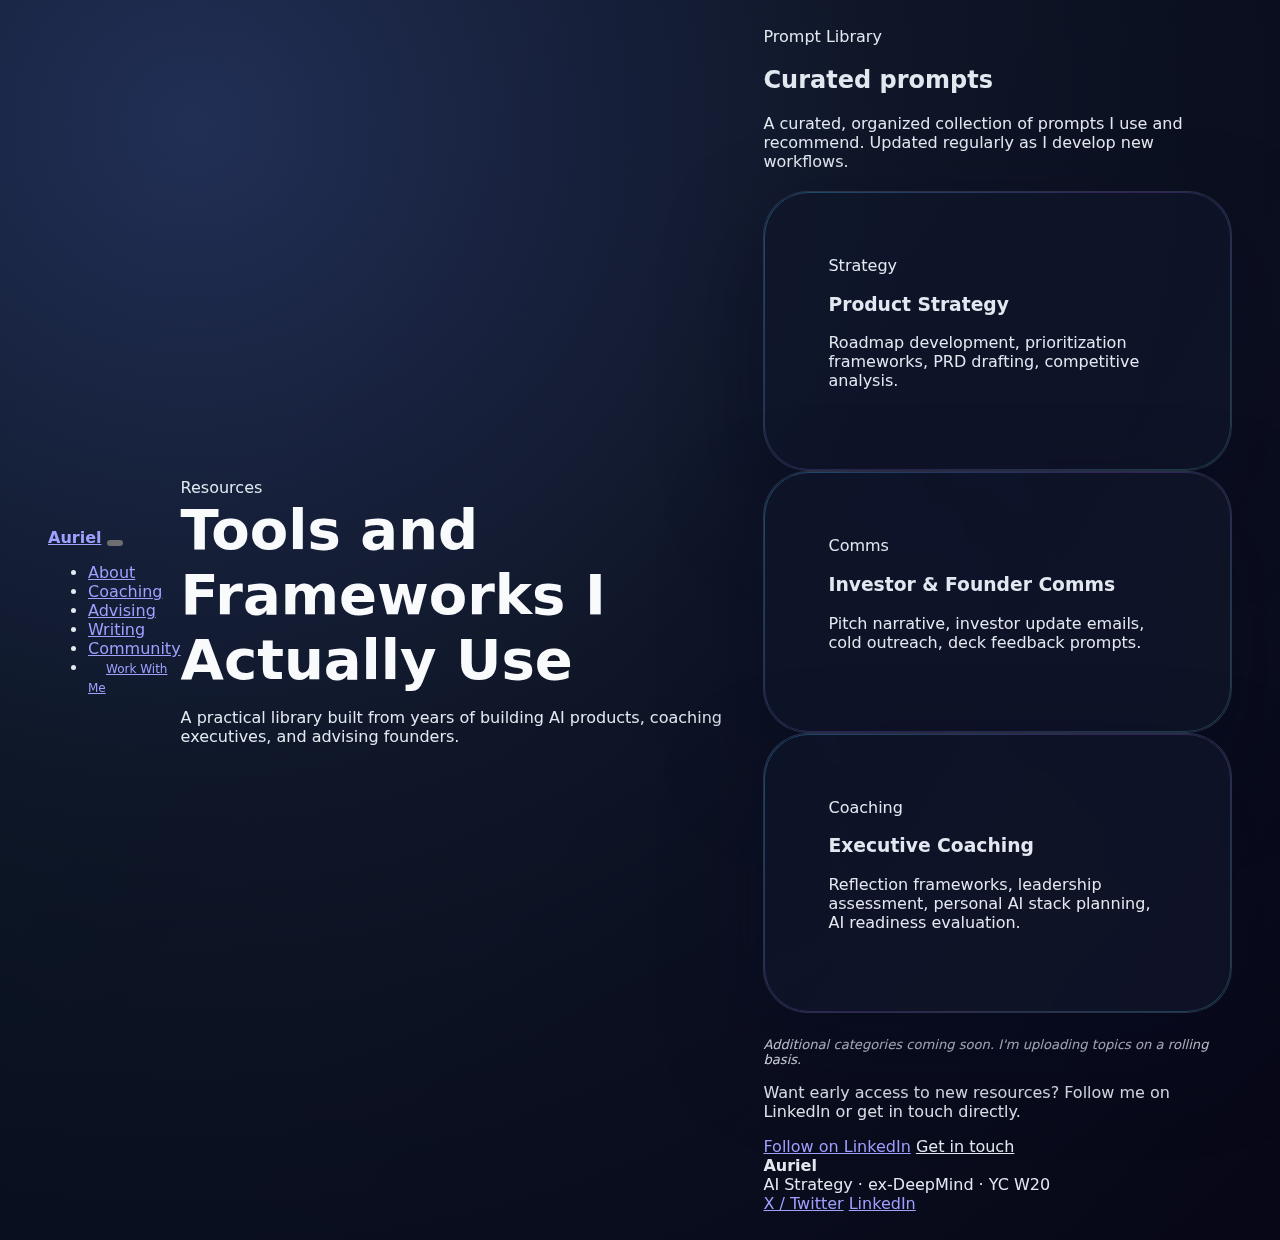
<file: resources.html>
<!DOCTYPE html>
<html lang="en">
<head>
<meta charset="UTF-8">
<meta name="viewport" content="width=device-width, initial-scale=1.0">
<title>Resources &middot; Auriel</title>
<meta name="description" content="A practical library built from years of building AI products, coaching executives, and advising founders.">
<link href="https://fonts.googleapis.com/css2?family=Fraunces:ital,opsz,wght@0,9..144,300;0,9..144,400;0,9..144,600;0,9..144,700;1,9..144,200;1,9..144,300;1,9..144,400;1,9..144,600&family=Plus+Jakarta+Sans:wght@300;400;500;600;700;800&family=Bricolage+Grotesque:opsz,wght@12..96,400;12..96,600;12..96,700;12..96,800&family=DM+Mono:ital,wght@0,300;0,400;0,500;1,400&display=swap" rel="stylesheet">
<link rel="stylesheet" href="styles.css">
</head>
<body>

<div class="stripe"></div>

<nav class="nav">
  <div class="nav-inner">
    <a href="index.html" class="nav-logo"><strong>Auriel</strong></a>
    <button class="nav-toggle" onclick="document.querySelector('.nav-links').classList.toggle('open')" aria-label="Menu">
      <span></span><span></span><span></span>
    </button>
    <ul class="nav-links">
      <li><a href="about.html">About</a></li>
      <li><a href="coaching.html">Coaching</a></li>
      <li><a href="advising.html">Advising</a></li>
      <li><a href="writing.html">Writing</a></li>
      <li><a href="community.html">Community</a></li>
      <li><a href="contact.html" class="btn btn--primary" style="padding:6px 18px;font-size:0.75rem">Work With Me</a></li>
    </ul>
  </div>
</nav>

<header class="page-header">
  <div class="container">
    <div class="page-header-label">Resources</div>
    <h1 class="page-header-title">Tools and Frameworks I <strong>Actually Use</strong></h1>
    <p class="page-header-sub">A practical library built from years of building AI products, coaching executives, and advising founders.</p>
  </div>
</header>

<div class="container">

<!-- PROMPT LIBRARY -->
<section class="section">
  <div class="sec-label">Prompt Library</div>
  <h2 class="sec-title">Curated <strong>prompts</strong></h2>
  <div class="sec-rule"></div>
  <p class="sec-body" style="margin-bottom:20px">A curated, organized collection of prompts I use and recommend. Updated regularly as I develop new workflows.</p>

  <div class="cards-grid">
    <div class="card">
      <div class="card-icon">Strategy</div>
      <h3 class="card-title">Product Strategy</h3>
      <p class="card-body">Roadmap development, prioritization frameworks, PRD drafting, competitive analysis.</p>
    </div>
    <div class="card">
      <div class="card-icon">Comms</div>
      <h3 class="card-title">Investor &amp; Founder Comms</h3>
      <p class="card-body">Pitch narrative, investor update emails, cold outreach, deck feedback prompts.</p>
    </div>
    <div class="card">
      <div class="card-icon">Coaching</div>
      <h3 class="card-title">Executive Coaching</h3>
      <p class="card-body">Reflection frameworks, leadership assessment, personal AI stack planning, AI readiness evaluation.</p>
    </div>
  </div>

  <p class="sec-body" style="margin-top:24px;font-style:italic;font-size:0.82rem">Additional categories coming soon. I'm uploading topics on a rolling basis.</p>
</section>

<!-- CTA -->
<div class="cta-block">
  <p class="cta-block-text">Want early access to new resources? Follow me on LinkedIn or get in touch directly.</p>
  <a href="https://www.linkedin.com/in/aurielws/" class="btn btn--primary" target="_blank">Follow on LinkedIn</a>
  <a href="contact.html" class="btn btn--outline" style="color:var(--cream);border-color:rgba(255,255,255,.2)">Get in touch</a>
</div>

<footer class="footer">
  <div class="footer-name"><strong>Auriel</strong></div>
  <div class="footer-bio">AI Strategy &middot; ex-DeepMind &middot; YC W20</div>
  <div class="footer-links">
    <a href="https://x.com/aurielws" target="_blank">X / Twitter</a>
    <a href="https://www.linkedin.com/in/aurielws/" target="_blank">LinkedIn</a>
  </div>
  <div class="footer-stripe"></div>
</footer>

</div>

</body>
</html>
</file>
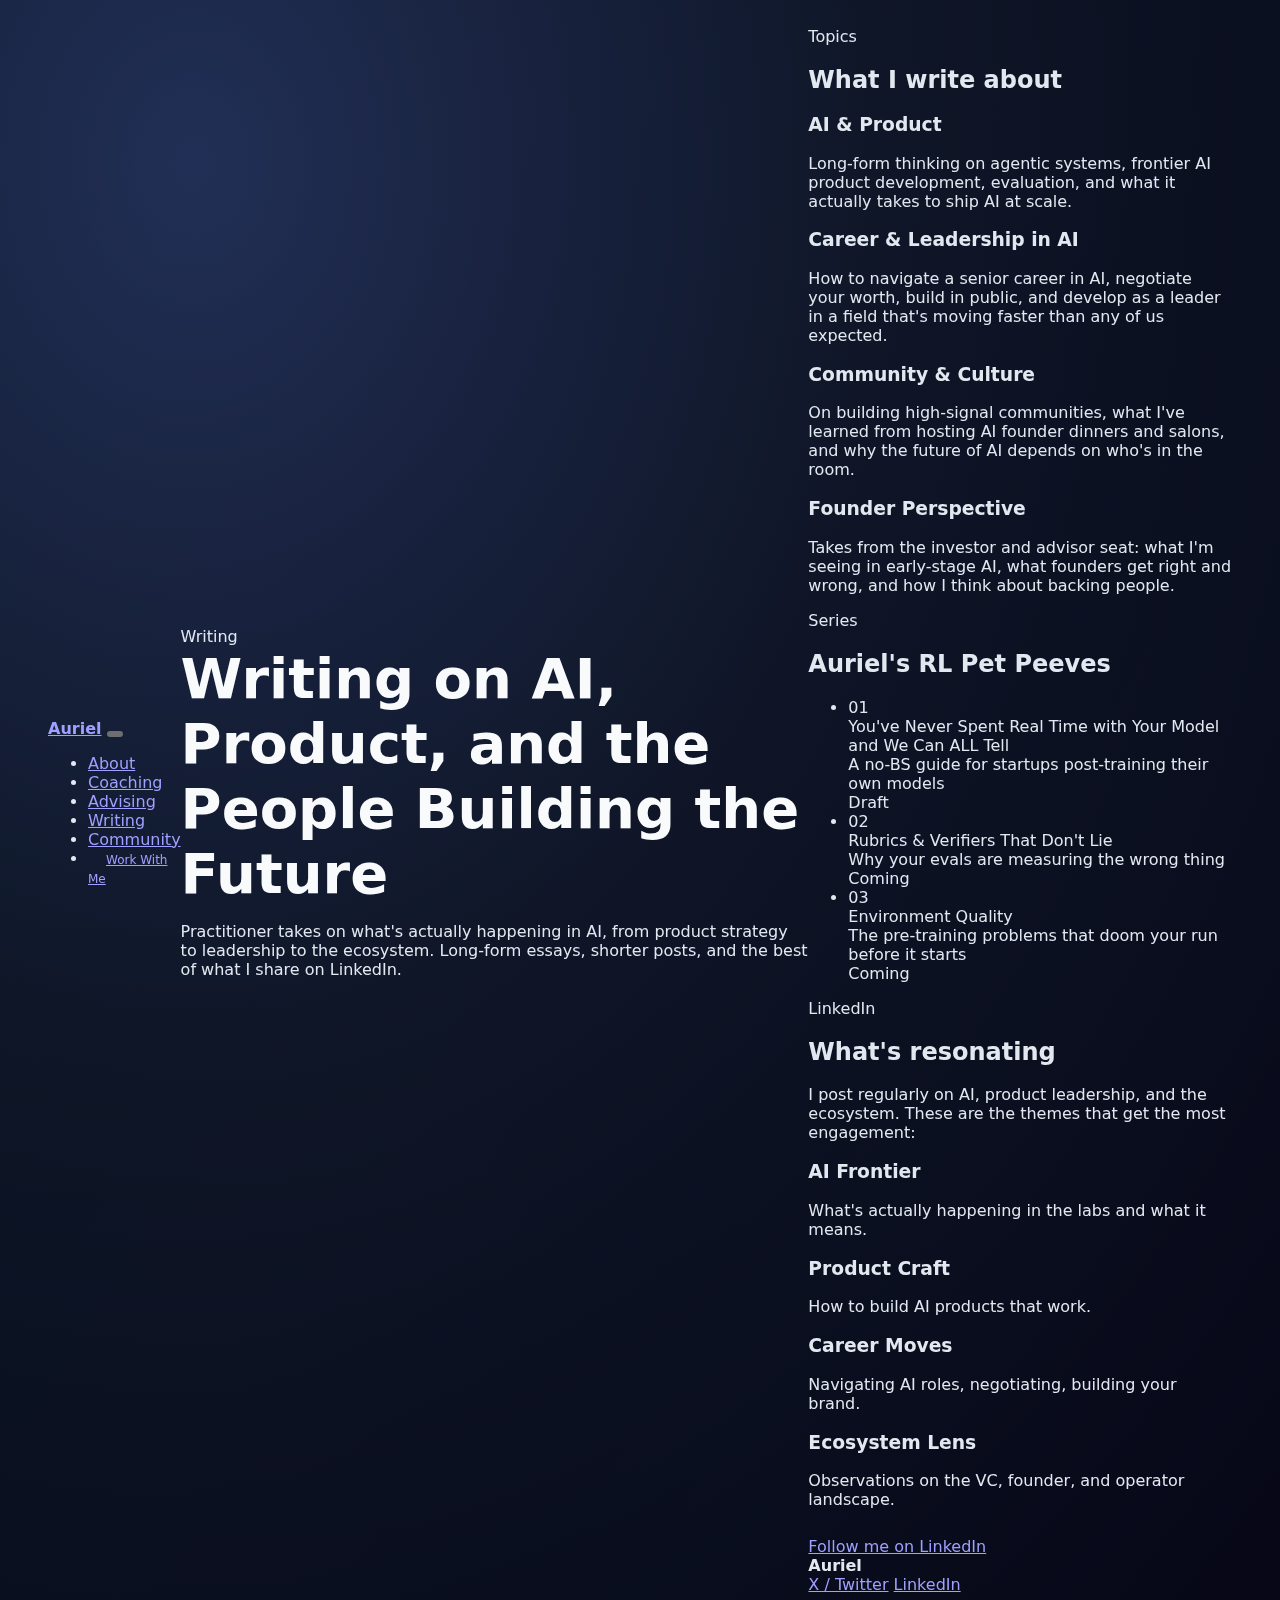
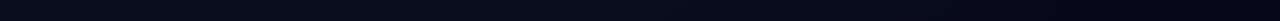
<file: writing.html>
<!DOCTYPE html>
<html lang="en">
<head>
<meta charset="UTF-8">
<meta name="viewport" content="width=device-width, initial-scale=1.0">
<title>Writing &middot; Auriel</title>
<meta name="description" content="Practitioner takes on what's actually happening in AI, from product strategy to leadership to the ecosystem.">
<link href="https://fonts.googleapis.com/css2?family=Fraunces:ital,opsz,wght@0,9..144,300;0,9..144,400;0,9..144,600;0,9..144,700;1,9..144,200;1,9..144,300;1,9..144,400;1,9..144,600&family=Plus+Jakarta+Sans:wght@300;400;500;600;700;800&family=Bricolage+Grotesque:opsz,wght@12..96,400;12..96,600;12..96,700;12..96,800&family=DM+Mono:ital,wght@0,300;0,400;0,500;1,400&display=swap" rel="stylesheet">
<link rel="stylesheet" href="styles.css">
</head>
<body>

<div class="stripe"></div>

<nav class="nav">
  <div class="nav-inner">
    <a href="index.html" class="nav-logo"><strong>Auriel</strong></a>
    <button class="nav-toggle" onclick="document.querySelector('.nav-links').classList.toggle('open')" aria-label="Menu">
      <span></span><span></span><span></span>
    </button>
    <ul class="nav-links">
      <li><a href="about.html">About</a></li>
      <li><a href="coaching.html">Coaching</a></li>
      <li><a href="advising.html">Advising</a></li>
      <li><a href="writing.html" class="active">Writing</a></li>
      <li><a href="community.html">Community</a></li>
      <li><a href="contact.html" class="btn btn--primary" style="padding:6px 18px;font-size:0.75rem">Work With Me</a></li>
    </ul>
  </div>
</nav>

<header class="page-header">
  <div class="container">
    <div class="page-header-label">Writing</div>
    <h1 class="page-header-title">Writing on AI, Product, and the People Building the <strong>Future</strong></h1>
    <p class="page-header-sub">Practitioner takes on what's actually happening in AI, from product strategy to leadership to the ecosystem. Long-form essays, shorter posts, and the best of what I share on LinkedIn.</p>
  </div>
</header>

<div class="container">

<!-- CONTENT CATEGORIES -->
<section class="section">
  <div class="sec-label">Topics</div>
  <h2 class="sec-title">What I <strong>write about</strong></h2>
  <div class="sec-rule"></div>

  <div class="cat-grid">
    <div class="cat-card">
      <h3 class="cat-title">AI &amp; Product</h3>
      <p class="cat-body">Long-form thinking on agentic systems, frontier AI product development, evaluation, and what it actually takes to ship AI at scale.</p>
    </div>
    <div class="cat-card">
      <h3 class="cat-title">Career &amp; Leadership in AI</h3>
      <p class="cat-body">How to navigate a senior career in AI, negotiate your worth, build in public, and develop as a leader in a field that's moving faster than any of us expected.</p>
    </div>
    <div class="cat-card">
      <h3 class="cat-title">Community &amp; Culture</h3>
      <p class="cat-body">On building high-signal communities, what I've learned from hosting AI founder dinners and salons, and why the future of AI depends on who's in the room.</p>
    </div>
    <div class="cat-card">
      <h3 class="cat-title">Founder Perspective</h3>
      <p class="cat-body">Takes from the investor and advisor seat: what I'm seeing in early-stage AI, what founders get right and wrong, and how I think about backing people.</p>
    </div>
  </div>
</section>

<!-- BLOG SERIES -->
<section class="section">
  <div class="sec-label">Series</div>
  <h2 class="sec-title">Auriel's RL <strong>Pet Peeves</strong></h2>
  <div class="sec-rule"></div>

  <ul class="writing-list">
    <li class="writing-item">
      <span class="wi-num">01</span>
      <div>
        <div class="wi-title">You've Never Spent Real Time with Your Model and We Can ALL Tell</div>
        <div class="wi-sub">A no-BS guide for startups post-training their own models</div>
      </div>
      <span class="wi-status draft">Draft</span>
    </li>
    <li class="writing-item">
      <span class="wi-num">02</span>
      <div>
        <div class="wi-title">Rubrics &amp; Verifiers That Don't Lie</div>
        <div class="wi-sub">Why your evals are measuring the wrong thing</div>
      </div>
      <span class="wi-status soon">Coming</span>
    </li>
    <li class="writing-item">
      <span class="wi-num">03</span>
      <div>
        <div class="wi-title">Environment Quality</div>
        <div class="wi-sub">The pre-training problems that doom your run before it starts</div>
      </div>
      <span class="wi-status soon">Coming</span>
    </li>
  </ul>
</section>

<!-- LINKEDIN -->
<section class="section">
  <div class="sec-label">LinkedIn</div>
  <h2 class="sec-title">What's <strong>resonating</strong></h2>
  <div class="sec-rule"></div>
  <p class="sec-body" style="margin-bottom:16px">I post regularly on AI, product leadership, and the ecosystem. These are the themes that get the most engagement:</p>

  <div class="cat-grid">
    <div class="cat-card">
      <h3 class="cat-title">AI Frontier</h3>
      <p class="cat-body">What's actually happening in the labs and what it means.</p>
    </div>
    <div class="cat-card">
      <h3 class="cat-title">Product Craft</h3>
      <p class="cat-body">How to build AI products that work.</p>
    </div>
    <div class="cat-card">
      <h3 class="cat-title">Career Moves</h3>
      <p class="cat-body">Navigating AI roles, negotiating, building your brand.</p>
    </div>
    <div class="cat-card">
      <h3 class="cat-title">Ecosystem Lens</h3>
      <p class="cat-body">Observations on the VC, founder, and operator landscape.</p>
    </div>
  </div>

  <div style="margin-top:28px;display:flex;gap:12px;flex-wrap:wrap">
    <a href="https://www.linkedin.com/in/aurielws/" class="btn btn--outline" target="_blank">Follow me on LinkedIn</a>
  </div>
</section>

<footer class="footer">
  <div class="footer-name"><strong>Auriel</strong></div>
  <div class="footer-links">
    <a href="https://x.com/aurielws" target="_blank">X / Twitter</a>
    <a href="https://www.linkedin.com/in/aurielws/" target="_blank">LinkedIn</a>
  </div>
  <div class="footer-stripe"></div>
</footer>

</div>

</body>
</html>
</file>
<file: heartbeat/styles.css>
:root {
  color-scheme: dark;
}

* {
  box-sizing: border-box;
}

body {
  margin: 0;
  min-height: 100vh;
  font-family: "Inter", "Segoe UI", system-ui, -apple-system, sans-serif;
  display: flex;
  align-items: center;
  justify-content: center;
  padding: 3vh clamp(1rem, 4vw, 3rem);
  color: #e2e8f0;
  background: radial-gradient(120% 120% at 15% 10%, #1f2a50 0%, #0b1120 45%, #010410 100%);
  overflow: hidden;
  position: relative;
}

body::after {
  content: "";
  position: absolute;
  inset: 0;
  background: linear-gradient(120deg, rgba(56, 189, 248, 0.08), rgba(168, 85, 247, 0.08));
  opacity: 0.4;
  pointer-events: none;
  mix-blend-mode: screen;
}

.aurora-layer {
  position: absolute;
  width: 120%;
  height: 120%;
  top: -10%;
  left: -10%;
  filter: blur(140px);
  opacity: 0.6;
  transform-origin: center;
  animation-duration: 24s;
  animation-timing-function: ease-in-out;
  animation-iteration-count: infinite;
  mix-blend-mode: screen;
}

.aurora-layer--one {
  background: radial-gradient(closest-side at 30% 30%, rgba(56, 189, 248, 0.45), transparent 70%);
  animation-name: auroraDriftOne;
}

.aurora-layer--two {
  background: radial-gradient(closest-side at 70% 60%, rgba(168, 85, 247, 0.45), transparent 75%);
  animation-name: auroraDriftTwo;
}

.aurora-layer--three {
  background: radial-gradient(closest-side at 40% 70%, rgba(236, 72, 153, 0.4), transparent 80%);
  animation-name: auroraDriftThree;
}

@keyframes auroraDriftOne {
  0% {
    transform: translate3d(-5%, -2%, 0) scale(1.05) rotate(-2deg);
  }
  50% {
    transform: translate3d(4%, 3%, 0) scale(1.12) rotate(6deg);
  }
  100% {
    transform: translate3d(-6%, 4%, 0) scale(1.08) rotate(-4deg);
  }
}

@keyframes auroraDriftTwo {
  0% {
    transform: translate3d(6%, -4%, 0) scale(0.95) rotate(8deg);
  }
  50% {
    transform: translate3d(-3%, 5%, 0) scale(1.08) rotate(-4deg);
  }
  100% {
    transform: translate3d(8%, -2%, 0) scale(1.02) rotate(5deg);
  }
}

@keyframes auroraDriftThree {
  0% {
    transform: translate3d(-4%, 6%, 0) scale(1.05) rotate(4deg);
  }
  50% {
    transform: translate3d(5%, -6%, 0) scale(1.12) rotate(-6deg);
  }
  100% {
    transform: translate3d(-6%, 4%, 0) scale(1.08) rotate(6deg);
  }
}

.card {
  position: relative;
  width: min(980px, 100%);
  background: rgba(11, 17, 32, 0.78);
  border-radius: clamp(1.8rem, 4vw, 2.8rem);
  padding: clamp(2.5rem, 5vw, 4rem);
  border: 1px solid rgba(148, 163, 184, 0.2);
  box-shadow: 0 40px 90px rgba(2, 6, 23, 0.55);
  backdrop-filter: blur(28px) saturate(160%);
}

.card::before {
  content: "";
  position: absolute;
  inset: 0;
  border-radius: inherit;
  padding: 1px;
  background: linear-gradient(135deg, rgba(56, 189, 248, 0.6), rgba(168, 85, 247, 0.4), rgba(45, 212, 191, 0.5));
  -webkit-mask: linear-gradient(#fff 0 0) content-box, linear-gradient(#fff 0 0);
  -webkit-mask-composite: xor;
  mask: linear-gradient(#fff 0 0) content-box, linear-gradient(#fff 0 0);
  mask-composite: exclude;
  pointer-events: none;
  opacity: 0.55;
}

.card__header {
  display: grid;
  gap: 1.25rem;
  text-align: left;
}

.eyebrow {
  font-size: 0.8rem;
  letter-spacing: 0.32em;
  text-transform: uppercase;
  color: rgba(148, 163, 184, 0.9);
  font-weight: 600;
}

h1 {
  margin: 0;
  font-size: clamp(2.1rem, 5vw, 3.5rem);
  font-weight: 600;
  color: #f8fafc;
}

.card__header p {
  margin: 0;
  max-width: 62ch;
  line-height: 1.6;
  color: rgba(203, 213, 225, 0.88);
}

.card__body {
  margin-top: clamp(2rem, 4vw, 3rem);
  display: grid;
  gap: clamp(2rem, 4vw, 3rem);
}

@media (min-width: 960px) {
  .card__body {
    grid-template-columns: 1.1fr 0.85fr;
    align-items: start;
  }
}

.visualizer {
  position: relative;
  border-radius: clamp(1.4rem, 3vw, 2.2rem);
  padding: clamp(1.2rem, 3vw, 1.6rem);
  background: linear-gradient(160deg, rgba(30, 41, 59, 0.6), rgba(15, 23, 42, 0.9));
  border: 1px solid rgba(148, 163, 184, 0.25);
  overflow: hidden;
  display: flex;
  align-items: center;
  justify-content: center;
  transition: border-color 0.6s ease, box-shadow 0.6s ease;
}

.visualizer::after {
  content: "";
  position: absolute;
  inset: 0;
  background: linear-gradient(140deg, rgba(59, 130, 246, 0.18), rgba(129, 140, 248, 0.12), rgba(232, 121, 249, 0.12));
  mix-blend-mode: screen;
  opacity: 0;
  pointer-events: none;
  transition: opacity 0.6s ease;
}

.visualizer--active {
  border-color: rgba(94, 234, 212, 0.55);
  box-shadow: 0 30px 80px rgba(13, 148, 136, 0.35);
}

.visualizer--active::after {
  opacity: 0.4;
}

canvas {
  display: block;
  width: 100%;
  height: auto;
  border-radius: clamp(1rem, 2.4vw, 1.8rem);
  background: rgba(2, 6, 23, 0.55);
  border: 1px solid rgba(148, 163, 184, 0.12);
}

.controls {
  display: grid;
  gap: 1.5rem;
}

.button {
  position: relative;
  display: inline-flex;
  align-items: center;
  justify-content: center;
  gap: 0.6rem;
  padding: 0.95rem 2.8rem;
  font-size: 1rem;
  font-weight: 600;
  border-radius: 999px;
  border: none;
  color: #0f172a;
  background: linear-gradient(120deg, #38bdf8, #a855f7 45%, #f472b6);
  cursor: pointer;
  transition: transform 0.25s ease, box-shadow 0.25s ease;
  box-shadow: 0 14px 40px rgba(168, 85, 247, 0.4);
}

.button:hover:not(:disabled) {
  transform: translateY(-2px) scale(1.01);
  box-shadow: 0 22px 45px rgba(59, 130, 246, 0.3);
}

.button:focus-visible {
  outline: 3px solid rgba(125, 211, 252, 0.8);
  outline-offset: 4px;
}

.button:disabled {
  cursor: progress;
  opacity: 0.55;
  box-shadow: none;
}

.button.is-live {
  background: rgba(34, 197, 94, 0.12);
  color: #5eead4;
  border: 1px solid rgba(45, 212, 191, 0.65);
  box-shadow: 0 20px 60px rgba(45, 212, 191, 0.32);
  cursor: default;
}

.status-text {
  margin: 0;
  line-height: 1.6;
  color: rgba(226, 232, 240, 0.85);
}

.tips {
  margin: 0;
  padding: 0;
  list-style: none;
  display: grid;
  gap: 0.8rem;
  color: rgba(148, 163, 184, 0.9);
}

.tips li {
  position: relative;
  padding-left: 1.8rem;
  line-height: 1.5;
}

.tips li::before {
  content: "";
  position: absolute;
  left: 0;
  top: 0.5em;
  width: 0.75rem;
  height: 0.75rem;
  border-radius: 999px;
  background: linear-gradient(130deg, rgba(56, 189, 248, 0.8), rgba(168, 85, 247, 0.6));
  box-shadow: 0 0 12px rgba(168, 85, 247, 0.5);
}

@media (max-width: 720px) {
  body {
    padding: clamp(1.5rem, 8vw, 3rem);
  }

  .card {
    padding: clamp(2rem, 6vw, 3rem);
  }

  .controls {
    gap: 1.2rem;
  }

  .button {
    width: 100%;
  }
}

@media (prefers-reduced-motion: reduce) {
  .aurora-layer,
  .visualizer,
  .visualizer::after,
  .button {
    animation: none;
    transition: none;
  }
}
</file>
<file: styles.css>
:root {
  color-scheme: dark;
}

* {
  box-sizing: border-box;
}

body {
  margin: 0;
  min-height: 100vh;
  font-family: "Inter", "Segoe UI", system-ui, -apple-system, sans-serif;
  display: flex;
  align-items: center;
  justify-content: center;
  padding: 3vh clamp(1rem, 4vw, 3rem);
  color: #e2e8f0;
  background: radial-gradient(120% 120% at 15% 10%, #1f2a50 0%, #0b1120 45%, #010410 100%);
  overflow: hidden;
  position: relative;
}

body::after {
  content: "";
  position: absolute;
  inset: 0;
  background: linear-gradient(120deg, rgba(56, 189, 248, 0.08), rgba(168, 85, 247, 0.08));
  opacity: 0.4;
  pointer-events: none;
  mix-blend-mode: screen;
}

.aurora-layer {
  position: absolute;
  width: 120%;
  height: 120%;
  top: -10%;
  left: -10%;
  filter: blur(140px);
  opacity: 0.6;
  transform-origin: center;
  animation-duration: 24s;
  animation-timing-function: ease-in-out;
  animation-iteration-count: infinite;
  mix-blend-mode: screen;
}

.aurora-layer--one {
  background: radial-gradient(closest-side at 30% 30%, rgba(56, 189, 248, 0.45), transparent 70%);
  animation-name: auroraDriftOne;
}

.aurora-layer--two {
  background: radial-gradient(closest-side at 70% 60%, rgba(168, 85, 247, 0.45), transparent 75%);
  animation-name: auroraDriftTwo;
}

.aurora-layer--three {
  background: radial-gradient(closest-side at 40% 70%, rgba(236, 72, 153, 0.4), transparent 80%);
  animation-name: auroraDriftThree;
}

@keyframes auroraDriftOne {
  0% {
    transform: translate3d(-5%, -2%, 0) scale(1.05) rotate(-2deg);
  }
  50% {
    transform: translate3d(4%, 3%, 0) scale(1.12) rotate(6deg);
  }
  100% {
    transform: translate3d(-6%, 4%, 0) scale(1.08) rotate(-4deg);
  }
}

@keyframes auroraDriftTwo {
  0% {
    transform: translate3d(6%, -4%, 0) scale(0.95) rotate(8deg);
  }
  50% {
    transform: translate3d(-3%, 5%, 0) scale(1.08) rotate(-4deg);
  }
  100% {
    transform: translate3d(8%, -2%, 0) scale(1.02) rotate(5deg);
  }
}

@keyframes auroraDriftThree {
  0% {
    transform: translate3d(-4%, 6%, 0) scale(1.05) rotate(4deg);
  }
  50% {
    transform: translate3d(5%, -6%, 0) scale(1.12) rotate(-6deg);
  }
  100% {
    transform: translate3d(-6%, 4%, 0) scale(1.08) rotate(6deg);
  }
}

.card {
  position: relative;
  width: min(980px, 100%);
  background: rgba(11, 17, 32, 0.78);
  border-radius: clamp(1.8rem, 4vw, 2.8rem);
  padding: clamp(2.5rem, 5vw, 4rem);
  border: 1px solid rgba(148, 163, 184, 0.2);
  box-shadow: 0 40px 90px rgba(2, 6, 23, 0.55);
  backdrop-filter: blur(28px) saturate(160%);
}

.card::before {
  content: "";
  position: absolute;
  inset: 0;
  border-radius: inherit;
  padding: 1px;
  background: linear-gradient(135deg, rgba(56, 189, 248, 0.6), rgba(168, 85, 247, 0.4), rgba(45, 212, 191, 0.5));
  -webkit-mask: linear-gradient(#fff 0 0) content-box, linear-gradient(#fff 0 0);
  -webkit-mask-composite: xor;
  mask: linear-gradient(#fff 0 0) content-box, linear-gradient(#fff 0 0);
  mask-composite: exclude;
  pointer-events: none;
  opacity: 0.55;
}

.card__header {
  display: grid;
  gap: 1.25rem;
  text-align: left;
}

.eyebrow {
  font-size: 0.8rem;
  letter-spacing: 0.32em;
  text-transform: uppercase;
  color: rgba(148, 163, 184, 0.9);
  font-weight: 600;
}

h1 {
  margin: 0;
  font-size: clamp(2.1rem, 5vw, 3.5rem);
  font-weight: 600;
  color: #f8fafc;
}

.card__header p {
  margin: 0;
  max-width: 62ch;
  line-height: 1.6;
  color: rgba(203, 213, 225, 0.88);
}

.card__body {
  margin-top: clamp(2rem, 4vw, 3rem);
  display: grid;
  gap: clamp(2rem, 4vw, 3rem);
}

@media (min-width: 960px) {
  .card__body {
    grid-template-columns: 1.1fr 0.85fr;
    align-items: start;
  }
}

.visualizer {
  position: relative;
  border-radius: clamp(1.4rem, 3vw, 2.2rem);
  padding: clamp(1.2rem, 3vw, 1.6rem);
  background: linear-gradient(160deg, rgba(30, 41, 59, 0.6), rgba(15, 23, 42, 0.9));
  border: 1px solid rgba(148, 163, 184, 0.25);
  overflow: hidden;
  display: flex;
  align-items: center;
  justify-content: center;
  transition: border-color 0.6s ease, box-shadow 0.6s ease;
}

.visualizer::after {
  content: "";
  position: absolute;
  inset: 0;
  background: linear-gradient(140deg, rgba(59, 130, 246, 0.18), rgba(129, 140, 248, 0.12), rgba(232, 121, 249, 0.12));
  mix-blend-mode: screen;
  opacity: 0;
  pointer-events: none;
  transition: opacity 0.6s ease;
}

.visualizer--active {
  border-color: rgba(94, 234, 212, 0.55);
  box-shadow: 0 30px 80px rgba(13, 148, 136, 0.35);
}

.visualizer--active::after {
  opacity: 0.4;
}

canvas {
  display: block;
  width: 100%;
  height: auto;
  border-radius: clamp(1rem, 2.4vw, 1.8rem);
  background: rgba(2, 6, 23, 0.55);
  border: 1px solid rgba(148, 163, 184, 0.12);
}

.controls {
  display: grid;
  gap: 1.5rem;
}

.button {
  position: relative;
  display: inline-flex;
  align-items: center;
  justify-content: center;
  gap: 0.6rem;
  padding: 0.95rem 2.8rem;
  font-size: 1rem;
  font-weight: 600;
  border-radius: 999px;
  border: none;
  color: #0f172a;
  background: linear-gradient(120deg, #38bdf8, #a855f7 45%, #f472b6);
  cursor: pointer;
  transition: transform 0.25s ease, box-shadow 0.25s ease;
  box-shadow: 0 14px 40px rgba(168, 85, 247, 0.4);
}

.button:hover:not(:disabled) {
  transform: translateY(-2px) scale(1.01);
  box-shadow: 0 22px 45px rgba(59, 130, 246, 0.3);
}

.button:focus-visible {
  outline: 3px solid rgba(125, 211, 252, 0.8);
  outline-offset: 4px;
}

.button:disabled {
  cursor: progress;
  opacity: 0.55;
  box-shadow: none;
}

.button.is-live {
  background: rgba(34, 197, 94, 0.12);
  color: #5eead4;
  border: 1px solid rgba(45, 212, 191, 0.65);
  box-shadow: 0 20px 60px rgba(45, 212, 191, 0.32);
  cursor: default;
}

.status-text {
  margin: 0;
  line-height: 1.6;
  color: rgba(226, 232, 240, 0.85);
}

.tips {
  margin: 0;
  padding: 0;
  list-style: none;
  display: grid;
  gap: 0.8rem;
  color: rgba(148, 163, 184, 0.9);
}

.tips li {
  position: relative;
  padding-left: 1.8rem;
  line-height: 1.5;
}

.tips li::before {
  content: "";
  position: absolute;
  left: 0;
  top: 0.5em;
  width: 0.75rem;
  height: 0.75rem;
  border-radius: 999px;
  background: linear-gradient(130deg, rgba(56, 189, 248, 0.8), rgba(168, 85, 247, 0.6));
  box-shadow: 0 0 12px rgba(168, 85, 247, 0.5);
}

@media (max-width: 720px) {
  body {
    padding: clamp(1.5rem, 8vw, 3rem);
  }

  .card {
    padding: clamp(2rem, 6vw, 3rem);
  }

  .controls {
    gap: 1.2rem;
  }

  .button {
    width: 100%;
  }
}

@media (prefers-reduced-motion: reduce) {
  .aurora-layer,
  .visualizer,
  .visualizer::after,
  .button {
    animation: none;
    transition: none;
  }
}
</file>
